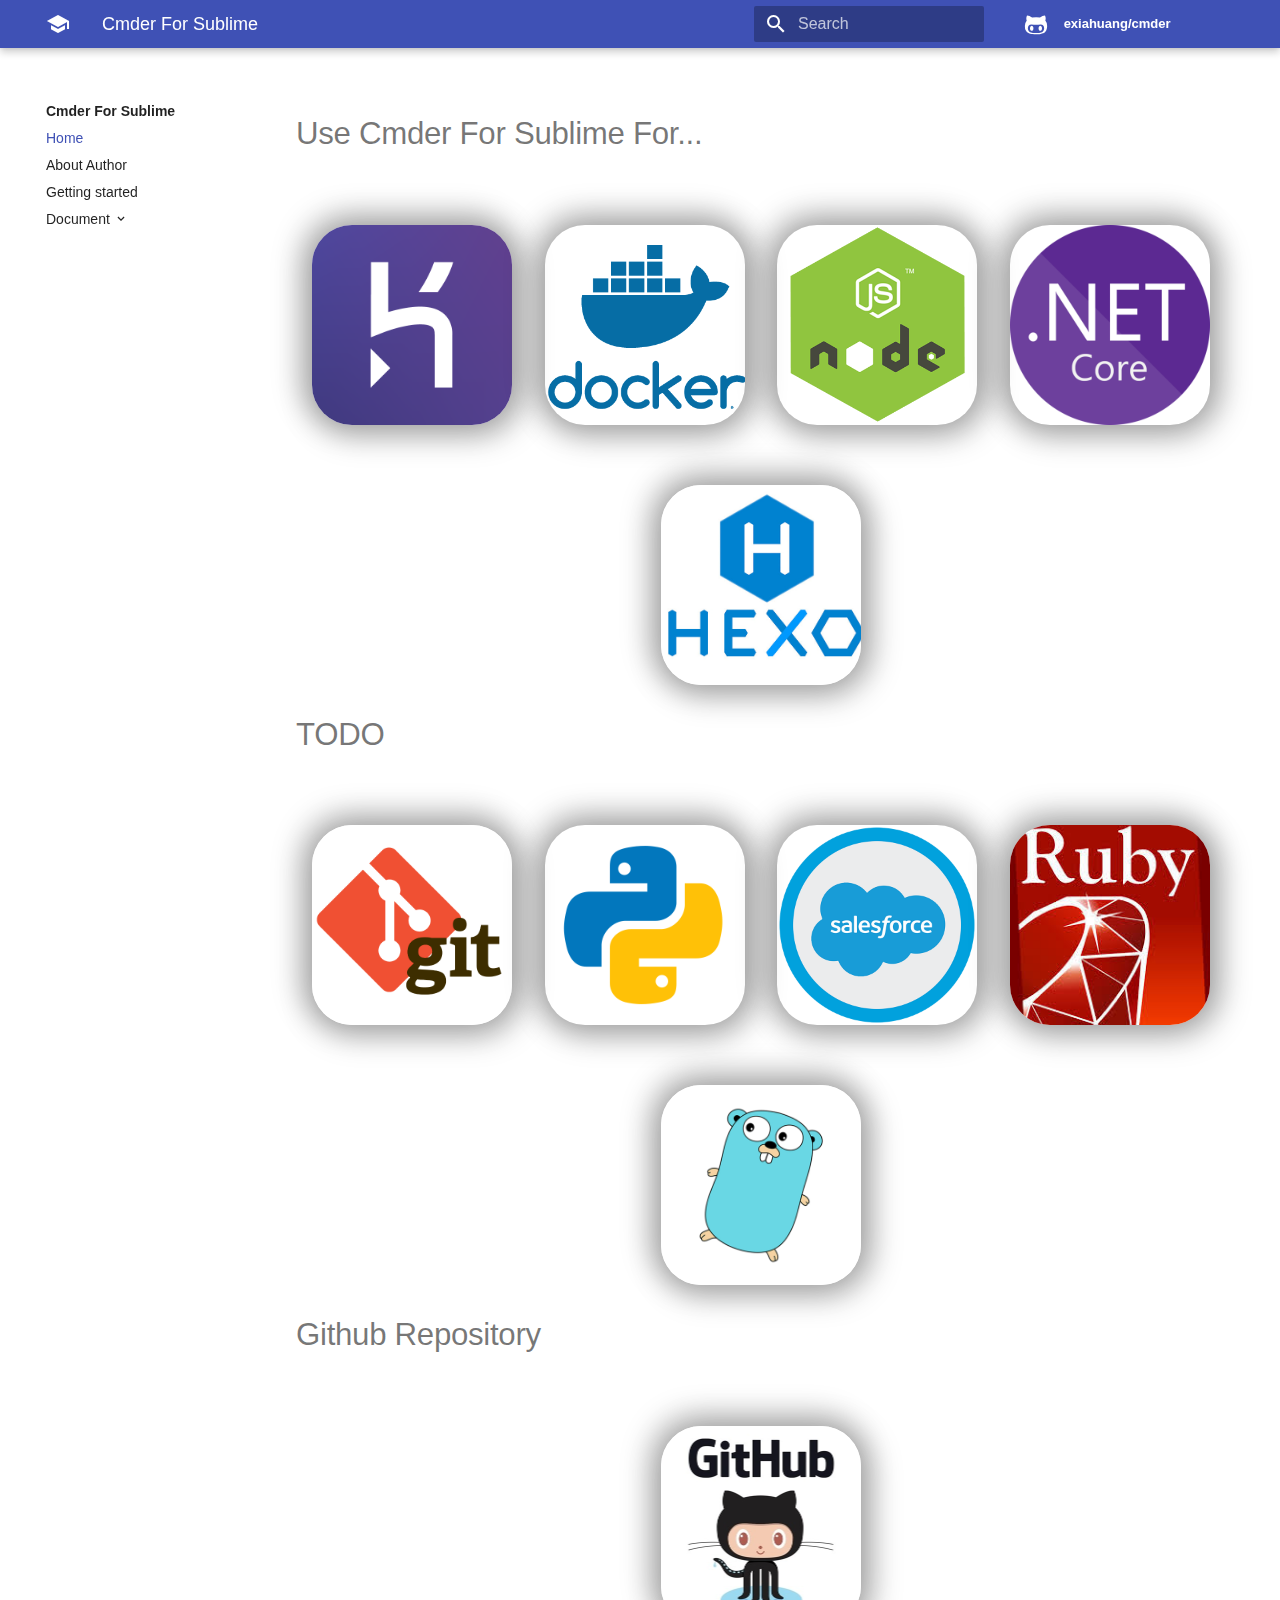
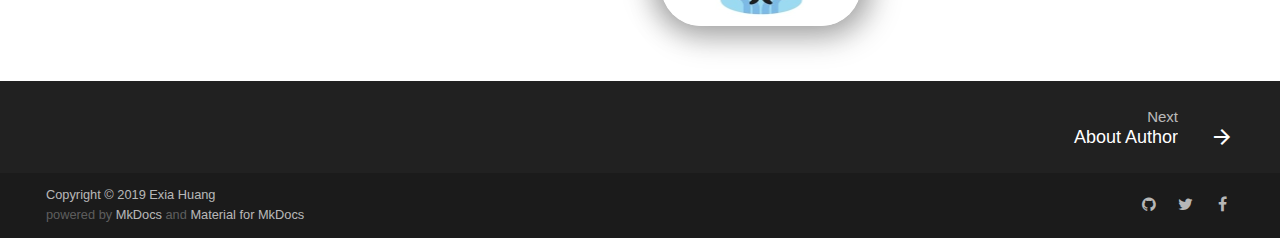
<file: index.html>
<!doctype html>
<html lang="en" class="no-js">
  <head>
    
      <meta charset="utf-8">
      <meta name="viewport" content="width=device-width,initial-scale=1">
      <meta http-equiv="x-ua-compatible" content="ie=edge">
      
        <meta name="description" content="Cmder For Sublime Help">
      
      
        <link rel="canonical" href="http://salesforcexytools.com/Cmder/">
      
      
        <meta name="author" content="Exia.Huang">
      
      
        <meta name="lang:clipboard.copy" content="Copy to clipboard">
      
        <meta name="lang:clipboard.copied" content="Copied to clipboard">
      
        <meta name="lang:search.language" content="en, ja">
      
        <meta name="lang:search.pipeline.stopwords" content="True">
      
        <meta name="lang:search.pipeline.trimmer" content="True">
      
        <meta name="lang:search.result.none" content="No matching documents">
      
        <meta name="lang:search.result.one" content="1 matching document">
      
        <meta name="lang:search.result.other" content="# matching documents">
      
        <meta name="lang:search.tokenizer" content="[\s\-]+">
      
      <link rel="shortcut icon" href="assets/images/favicon.png">
      <meta name="generator" content="mkdocs-1.1.dev0, mkdocs-material-4.4.0">
    
    
      
        <title>Cmder For Sublime</title>
      
    
    
      <link rel="stylesheet" href="assets/stylesheets/application.0284f74d.css">
      
      
    
    
      <script src="assets/javascripts/modernizr.74668098.js"></script>
    
    
      
    
    <link rel="stylesheet" href="assets/fonts/material-icons.css">
    
    
    
      
        
<script>
  window.ga = window.ga || function() {
    (ga.q = ga.q || []).push(arguments)
  }
  ga.l = +new Date
  /* Setup integration and send page view */
  ga("create", "UA-96193717-1", "auto")
  ga("set", "anonymizeIp", true)
  ga("send", "pageview")
  /* Register handler to log search on blur */
  document.addEventListener("DOMContentLoaded", () => {
    if (document.forms.search) {
      var query = document.forms.search.query
      query.addEventListener("blur", function() {
        if (this.value) {
          var path = document.location.pathname;
          ga("send", "pageview", path + "?q=" + this.value)
        }
      })
    }
  })
</script>
<script async src="https://www.google-analytics.com/analytics.js"></script>
      
    
    
  </head>
  
    <body dir="ltr">
  
    <svg class="md-svg">
      <defs>
        
        
          <svg xmlns="http://www.w3.org/2000/svg" width="416" height="448" viewBox="0 0 416 448" id="__github"><path fill="currentColor" d="M160 304q0 10-3.125 20.5t-10.75 19T128 352t-18.125-8.5-10.75-19T96 304t3.125-20.5 10.75-19T128 256t18.125 8.5 10.75 19T160 304zm160 0q0 10-3.125 20.5t-10.75 19T288 352t-18.125-8.5-10.75-19T256 304t3.125-20.5 10.75-19T288 256t18.125 8.5 10.75 19T320 304zm40 0q0-30-17.25-51T296 232q-10.25 0-48.75 5.25Q229.5 240 208 240t-39.25-2.75Q130.75 232 120 232q-29.5 0-46.75 21T56 304q0 22 8 38.375t20.25 25.75 30.5 15 35 7.375 37.25 1.75h42q20.5 0 37.25-1.75t35-7.375 30.5-15 20.25-25.75T360 304zm56-44q0 51.75-15.25 82.75-9.5 19.25-26.375 33.25t-35.25 21.5-42.5 11.875-42.875 5.5T212 416q-19.5 0-35.5-.75t-36.875-3.125-38.125-7.5-34.25-12.875T37 371.5t-21.5-28.75Q0 312 0 260q0-59.25 34-99-6.75-20.5-6.75-42.5 0-29 12.75-54.5 27 0 47.5 9.875t47.25 30.875Q171.5 96 212 96q37 0 70 8 26.25-20.5 46.75-30.25T376 64q12.75 25.5 12.75 54.5 0 21.75-6.75 42 34 40 34 99.5z"/></svg>
        
      </defs>
    </svg>
    <input class="md-toggle" data-md-toggle="drawer" type="checkbox" id="__drawer" autocomplete="off">
    <input class="md-toggle" data-md-toggle="search" type="checkbox" id="__search" autocomplete="off">
    <label class="md-overlay" data-md-component="overlay" for="__drawer"></label>
    
    
      <header class="md-header" data-md-component="header">
  <nav class="md-header-nav md-grid">
    <div class="md-flex">
      <div class="md-flex__cell md-flex__cell--shrink">
        <a href="http://salesforcexytools.com/Cmder/" title="Cmder For Sublime" class="md-header-nav__button md-logo">
          
            <i class="md-icon"></i>
          
        </a>
      </div>
      <div class="md-flex__cell md-flex__cell--shrink">
        <label class="md-icon md-icon--menu md-header-nav__button" for="__drawer"></label>
      </div>
      <div class="md-flex__cell md-flex__cell--stretch">
        <div class="md-flex__ellipsis md-header-nav__title" data-md-component="title">
          
            <span class="md-header-nav__topic">
              Cmder For Sublime
            </span>
            <span class="md-header-nav__topic">
              
                Home
              
            </span>
          
        </div>
      </div>
      <div class="md-flex__cell md-flex__cell--shrink">
        
          <label class="md-icon md-icon--search md-header-nav__button" for="__search"></label>
          
<div class="md-search" data-md-component="search" role="dialog">
  <label class="md-search__overlay" for="__search"></label>
  <div class="md-search__inner" role="search">
    <form class="md-search__form" name="search">
      <input type="text" class="md-search__input" name="query" placeholder="Search" autocapitalize="off" autocorrect="off" autocomplete="off" spellcheck="false" data-md-component="query" data-md-state="active">
      <label class="md-icon md-search__icon" for="__search"></label>
      <button type="reset" class="md-icon md-search__icon" data-md-component="reset" tabindex="-1">
        &#xE5CD;
      </button>
    </form>
    <div class="md-search__output">
      <div class="md-search__scrollwrap" data-md-scrollfix>
        <div class="md-search-result" data-md-component="result">
          <div class="md-search-result__meta">
            Type to start searching
          </div>
          <ol class="md-search-result__list"></ol>
        </div>
      </div>
    </div>
  </div>
</div>
        
      </div>
      
        <div class="md-flex__cell md-flex__cell--shrink">
          <div class="md-header-nav__source">
            


  

<a href="https://github.com/exiahuang/cmder" title="Go to repository" class="md-source" data-md-source="github">
  
    <div class="md-source__icon">
      <svg viewBox="0 0 24 24" width="24" height="24">
        <use xlink:href="#__github" width="24" height="24"></use>
      </svg>
    </div>
  
  <div class="md-source__repository">
    exiahuang/cmder
  </div>
</a>
          </div>
        </div>
      
    </div>
  </nav>
</header>
    
    <div class="md-container">
      
        
      
      
      <main class="md-main">
        <div class="md-main__inner md-grid" data-md-component="container">
          
            
              <div class="md-sidebar md-sidebar--primary" data-md-component="navigation">
                <div class="md-sidebar__scrollwrap">
                  <div class="md-sidebar__inner">
                    <nav class="md-nav md-nav--primary" data-md-level="0">
  <label class="md-nav__title md-nav__title--site" for="__drawer">
    <a href="http://salesforcexytools.com/Cmder/" title="Cmder For Sublime" class="md-nav__button md-logo">
      
        <i class="md-icon"></i>
      
    </a>
    Cmder For Sublime
  </label>
  
    <div class="md-nav__source">
      


  

<a href="https://github.com/exiahuang/cmder" title="Go to repository" class="md-source" data-md-source="github">
  
    <div class="md-source__icon">
      <svg viewBox="0 0 24 24" width="24" height="24">
        <use xlink:href="#__github" width="24" height="24"></use>
      </svg>
    </div>
  
  <div class="md-source__repository">
    exiahuang/cmder
  </div>
</a>
    </div>
  
  <ul class="md-nav__list" data-md-scrollfix>
    
      
      
      

  


  <li class="md-nav__item md-nav__item--active">
    
    <input class="md-toggle md-nav__toggle" data-md-toggle="toc" type="checkbox" id="__toc">
    
    
    <a href="." title="Home" class="md-nav__link md-nav__link--active">
      Home
    </a>
    
  </li>

    
      
      
      


  <li class="md-nav__item">
    <a href="about-author/" title="About Author" class="md-nav__link">
      About Author
    </a>
  </li>

    
      
      
      


  <li class="md-nav__item">
    <a href="getting-started/" title="Getting started" class="md-nav__link">
      Getting started
    </a>
  </li>

    
      
      
      


  <li class="md-nav__item md-nav__item--nested">
    
      <input class="md-toggle md-nav__toggle" data-md-toggle="nav-4" type="checkbox" id="nav-4">
    
    <label class="md-nav__link" for="nav-4">
      Document
    </label>
    <nav class="md-nav" data-md-component="collapsible" data-md-level="1">
      <label class="md-nav__title" for="nav-4">
        Document
      </label>
      <ul class="md-nav__list" data-md-scrollfix>
        
        
          
          
          


  <li class="md-nav__item">
    <a href="document/cmder-docker/" title="Cmder for Docker" class="md-nav__link">
      Cmder for Docker
    </a>
  </li>

        
          
          
          


  <li class="md-nav__item">
    <a href="document/cmder-dotnet/" title="Cmder for Dotnet" class="md-nav__link">
      Cmder for Dotnet
    </a>
  </li>

        
          
          
          


  <li class="md-nav__item">
    <a href="document/cmder-express/" title="Cmder For Express and heroku" class="md-nav__link">
      Cmder For Express and heroku
    </a>
  </li>

        
          
          
          


  <li class="md-nav__item">
    <a href="document/cmder-git/" title="Cmder for Python" class="md-nav__link">
      Cmder for Python
    </a>
  </li>

        
          
          
          


  <li class="md-nav__item">
    <a href="document/cmder-hexo/" title="Cmder for Hexo Blog" class="md-nav__link">
      Cmder for Hexo Blog
    </a>
  </li>

        
          
          
          


  <li class="md-nav__item">
    <a href="document/cmder-python/" title="TODO Cmder for Python" class="md-nav__link">
      TODO Cmder for Python
    </a>
  </li>

        
          
          
          


  <li class="md-nav__item">
    <a href="document/cmder-ruby/" title="TODO Cmder for Ruby" class="md-nav__link">
      TODO Cmder for Ruby
    </a>
  </li>

        
          
          
          


  <li class="md-nav__item">
    <a href="document/cmder-sfdc/" title="TODO Cmder for Salesforce" class="md-nav__link">
      TODO Cmder for Salesforce
    </a>
  </li>

        
          
          
          


  <li class="md-nav__item">
    <a href="document/cmder-vue/" title="Cmder for Vue" class="md-nav__link">
      Cmder for Vue
    </a>
  </li>

        
      </ul>
    </nav>
  </li>

    
  </ul>
</nav>
                  </div>
                </div>
              </div>
            
            
          
          <div class="md-content">
            <article class="md-content__inner md-typeset">
              
                
                
                <p><link rel="stylesheet" href="./static/css/custom.css"></p>
<h1>Use Cmder For Sublime For...</h1>

<div class="cards-list">
  <a href="./document/cmder-express/">
    <div class="card">
        <div class="card_image"> <img src="./static/category/heroku.png" /> </div>
        <div class="card_title title-white">
          <p></p>
        </div>
    </div>
  </a>
  <a href="./document/cmder-docker/">
    <div class="card">
        <div class="card_image"> <img src="./static/category/docker.png" /> </div>
        <div class="card_title title-white">
          <p></p>
        </div>
    </div>
  </a>
  <a href="./document/cmder-express/">
    <div class="card">
        <div class="card_image"> <img src="./static/category/nodejs.png" /> </div>
        <div class="card_title title-white">
          <p></p>
        </div>
    </div>
  </a>
  <a href="./document/cmder-dotnet/">
    <div class="card">
        <div class="card_image"> <img src="./static/category/dotnet.png" /> </div>
        <div class="card_title title-white">
          <p></p>
        </div>
    </div>
  </a>
  <a href="./document/cmder-hexo/">
    <div class="card">
        <div class="card_image"> <img src="./static/category/hexo.png" /> </div>
        <div class="card_title title-white">
          <p></p>
        </div>
    </div>
  </a>
</div>

<h1>TODO</h1>

<div class="cards-list">
  <a href="./document/cmder-git/" target="_blank">
    <div class="card">
        <div class="card_image"> <img src="./static/category/git.png" /> </div>
        <div class="card_title title-white">
          <p></p>
        </div>
    </div>
  </a>
  <a href="./document/cmder-python/">
    <div class="card">
        <div class="card_image"> <img src="./static/category/python.png" /> </div>
        <div class="card_title title-white">
          <p></p>
        </div>
    </div>
  </a>
  <a href="./document/cmder-sfdc/">
    <div class="card">
        <div class="card_image"> <img src="./static/category/salesforce.png" /> </div>
        <div class="card_title title-white">
          <p></p>
        </div>
    </div>
  </a>
  <a href="./document/cmder-ruby/">
    <div class="card">
        <div class="card_image"> <img src="./static/category/ruby.jpg" /> </div>
        <div class="card_title title-white">
          <p></p>
        </div>
    </div>
  </a>
  <a href="/">
    <div class="card">
        <div class="card_image"> <img src="./static/category/golang.jpg" /> </div>
        <div class="card_title title-white">
          <p></p>
        </div>
    </div>
  </a>
<!--   <a href="./document/cmder-ruby/">
    <div class="card">
        <div class="card_image"> <img src="./static/category/clang.png" /> </div>
        <div class="card_title title-white">
          <p></p>
        </div>
    </div>
  </a> -->
</div>

<h1>Github Repository</h1>

<div class="cards-list">
  <a href="https://github.com/exiahuang/cmder/" target="_blank">
    <div class="card">
        <div class="card_image"> <img src="./static/category/github.jpg" /> </div>
        <div class="card_title title-white">
          <p></p>
        </div>
    </div>
  </a>
</div>

<style type="text/css">
.md-content {
    margin-right: 0;
}
</style>
                
                  
                
              
              
                


              
            </article>
          </div>
        </div>
      </main>
      
        
<footer class="md-footer">
  
    <div class="md-footer-nav">
      <nav class="md-footer-nav__inner md-grid">
        
        
          <a href="about-author/" title="About Author" class="md-flex md-footer-nav__link md-footer-nav__link--next" rel="next">
            <div class="md-flex__cell md-flex__cell--stretch md-footer-nav__title">
              <span class="md-flex__ellipsis">
                <span class="md-footer-nav__direction">
                  Next
                </span>
                About Author
              </span>
            </div>
            <div class="md-flex__cell md-flex__cell--shrink">
              <i class="md-icon md-icon--arrow-forward md-footer-nav__button"></i>
            </div>
          </a>
        
      </nav>
    </div>
  
  <div class="md-footer-meta md-typeset">
    <div class="md-footer-meta__inner md-grid">
      <div class="md-footer-copyright">
        
          <div class="md-footer-copyright__highlight">
            Copyright &copy; 2019 Exia Huang
          </div>
        
        powered by
        <a href="https://www.mkdocs.org">MkDocs</a>
        and
        <a href="https://squidfunk.github.io/mkdocs-material/">
          Material for MkDocs</a>
      </div>
      
  <div class="md-footer-social">
    <link rel="stylesheet" href="assets/fonts/font-awesome.css">
    
      <a href="https://github.com/exiahuang" class="md-footer-social__link fa fa-github"></a>
    
      <a href="https://twitter.com/ExiaSfdc" class="md-footer-social__link fa fa-twitter"></a>
    
      <a href="https://www.facebook.com/profile.php?id=100015890262852" class="md-footer-social__link fa fa-facebook"></a>
    
  </div>

    </div>
  </div>
</footer>
      
    </div>
    
      <script src="assets/javascripts/application.245445c6.js"></script>
      
        
        
          
          <script src="assets/javascripts/lunr/lunr.stemmer.support.js"></script>
          
            
          
            
              
                <script src="assets/javascripts/lunr/tinyseg.js"></script>
              
              
                <script src="assets/javascripts/lunr/lunr.ja.js"></script>
              
            
          
          
            <script src="assets/javascripts/lunr/lunr.multi.js"></script>
          
        
      
      <script>app.initialize({version:"1.1.dev0",url:{base:"."}})</script>
      
    
  </body>
</html>
</file>
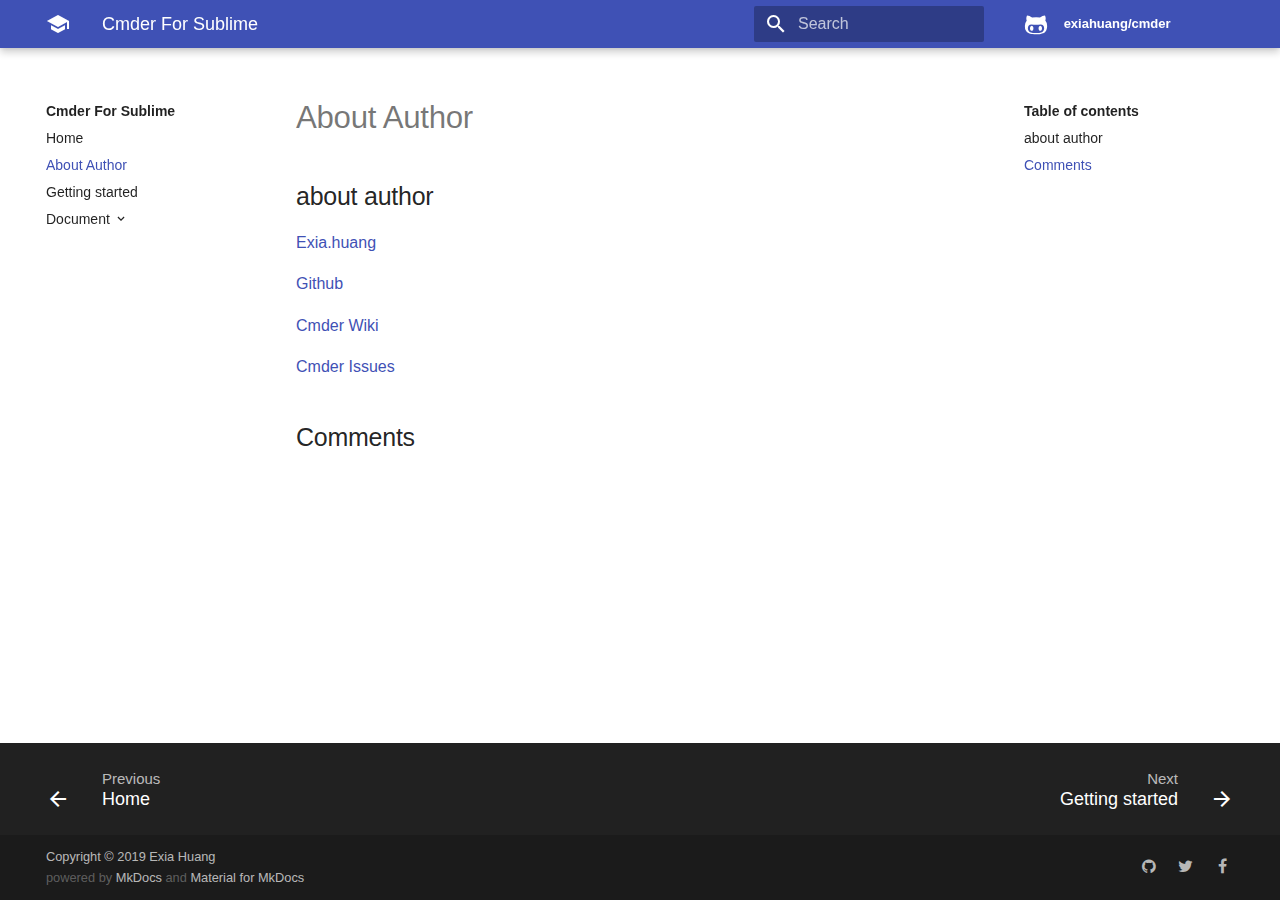
<file: about-author/index.html>
<!doctype html>
<html lang="en" class="no-js">
  <head>
    
      <meta charset="utf-8">
      <meta name="viewport" content="width=device-width,initial-scale=1">
      <meta http-equiv="x-ua-compatible" content="ie=edge">
      
        <meta name="description" content="Cmder For Sublime Help">
      
      
        <link rel="canonical" href="http://salesforcexytools.com/Cmder/about-author/">
      
      
        <meta name="author" content="Exia.Huang">
      
      
        <meta name="lang:clipboard.copy" content="Copy to clipboard">
      
        <meta name="lang:clipboard.copied" content="Copied to clipboard">
      
        <meta name="lang:search.language" content="en, ja">
      
        <meta name="lang:search.pipeline.stopwords" content="True">
      
        <meta name="lang:search.pipeline.trimmer" content="True">
      
        <meta name="lang:search.result.none" content="No matching documents">
      
        <meta name="lang:search.result.one" content="1 matching document">
      
        <meta name="lang:search.result.other" content="# matching documents">
      
        <meta name="lang:search.tokenizer" content="[\s\-]+">
      
      <link rel="shortcut icon" href="../assets/images/favicon.png">
      <meta name="generator" content="mkdocs-1.1.dev0, mkdocs-material-4.4.0">
    
    
      
        <title>About Author</title>
      
    
    
      <link rel="stylesheet" href="../assets/stylesheets/application.0284f74d.css">
      
      
    
    
      <script src="../assets/javascripts/modernizr.74668098.js"></script>
    
    
      
    
    <link rel="stylesheet" href="../assets/fonts/material-icons.css">
    
    
    
      
        
<script>
  window.ga = window.ga || function() {
    (ga.q = ga.q || []).push(arguments)
  }
  ga.l = +new Date
  /* Setup integration and send page view */
  ga("create", "UA-96193717-1", "auto")
  ga("set", "anonymizeIp", true)
  ga("send", "pageview")
  /* Register handler to log search on blur */
  document.addEventListener("DOMContentLoaded", () => {
    if (document.forms.search) {
      var query = document.forms.search.query
      query.addEventListener("blur", function() {
        if (this.value) {
          var path = document.location.pathname;
          ga("send", "pageview", path + "?q=" + this.value)
        }
      })
    }
  })
</script>
<script async src="https://www.google-analytics.com/analytics.js"></script>
      
    
    
  </head>
  
    <body dir="ltr">
  
    <svg class="md-svg">
      <defs>
        
        
          <svg xmlns="http://www.w3.org/2000/svg" width="416" height="448" viewBox="0 0 416 448" id="__github"><path fill="currentColor" d="M160 304q0 10-3.125 20.5t-10.75 19T128 352t-18.125-8.5-10.75-19T96 304t3.125-20.5 10.75-19T128 256t18.125 8.5 10.75 19T160 304zm160 0q0 10-3.125 20.5t-10.75 19T288 352t-18.125-8.5-10.75-19T256 304t3.125-20.5 10.75-19T288 256t18.125 8.5 10.75 19T320 304zm40 0q0-30-17.25-51T296 232q-10.25 0-48.75 5.25Q229.5 240 208 240t-39.25-2.75Q130.75 232 120 232q-29.5 0-46.75 21T56 304q0 22 8 38.375t20.25 25.75 30.5 15 35 7.375 37.25 1.75h42q20.5 0 37.25-1.75t35-7.375 30.5-15 20.25-25.75T360 304zm56-44q0 51.75-15.25 82.75-9.5 19.25-26.375 33.25t-35.25 21.5-42.5 11.875-42.875 5.5T212 416q-19.5 0-35.5-.75t-36.875-3.125-38.125-7.5-34.25-12.875T37 371.5t-21.5-28.75Q0 312 0 260q0-59.25 34-99-6.75-20.5-6.75-42.5 0-29 12.75-54.5 27 0 47.5 9.875t47.25 30.875Q171.5 96 212 96q37 0 70 8 26.25-20.5 46.75-30.25T376 64q12.75 25.5 12.75 54.5 0 21.75-6.75 42 34 40 34 99.5z"/></svg>
        
      </defs>
    </svg>
    <input class="md-toggle" data-md-toggle="drawer" type="checkbox" id="__drawer" autocomplete="off">
    <input class="md-toggle" data-md-toggle="search" type="checkbox" id="__search" autocomplete="off">
    <label class="md-overlay" data-md-component="overlay" for="__drawer"></label>
    
      <a href="#about-author" tabindex="1" class="md-skip">
        Skip to content
      </a>
    
    
      <header class="md-header" data-md-component="header">
  <nav class="md-header-nav md-grid">
    <div class="md-flex">
      <div class="md-flex__cell md-flex__cell--shrink">
        <a href="http://salesforcexytools.com/Cmder/" title="Cmder For Sublime" class="md-header-nav__button md-logo">
          
            <i class="md-icon"></i>
          
        </a>
      </div>
      <div class="md-flex__cell md-flex__cell--shrink">
        <label class="md-icon md-icon--menu md-header-nav__button" for="__drawer"></label>
      </div>
      <div class="md-flex__cell md-flex__cell--stretch">
        <div class="md-flex__ellipsis md-header-nav__title" data-md-component="title">
          
            <span class="md-header-nav__topic">
              Cmder For Sublime
            </span>
            <span class="md-header-nav__topic">
              
                About Author
              
            </span>
          
        </div>
      </div>
      <div class="md-flex__cell md-flex__cell--shrink">
        
          <label class="md-icon md-icon--search md-header-nav__button" for="__search"></label>
          
<div class="md-search" data-md-component="search" role="dialog">
  <label class="md-search__overlay" for="__search"></label>
  <div class="md-search__inner" role="search">
    <form class="md-search__form" name="search">
      <input type="text" class="md-search__input" name="query" placeholder="Search" autocapitalize="off" autocorrect="off" autocomplete="off" spellcheck="false" data-md-component="query" data-md-state="active">
      <label class="md-icon md-search__icon" for="__search"></label>
      <button type="reset" class="md-icon md-search__icon" data-md-component="reset" tabindex="-1">
        &#xE5CD;
      </button>
    </form>
    <div class="md-search__output">
      <div class="md-search__scrollwrap" data-md-scrollfix>
        <div class="md-search-result" data-md-component="result">
          <div class="md-search-result__meta">
            Type to start searching
          </div>
          <ol class="md-search-result__list"></ol>
        </div>
      </div>
    </div>
  </div>
</div>
        
      </div>
      
        <div class="md-flex__cell md-flex__cell--shrink">
          <div class="md-header-nav__source">
            


  

<a href="https://github.com/exiahuang/cmder" title="Go to repository" class="md-source" data-md-source="github">
  
    <div class="md-source__icon">
      <svg viewBox="0 0 24 24" width="24" height="24">
        <use xlink:href="#__github" width="24" height="24"></use>
      </svg>
    </div>
  
  <div class="md-source__repository">
    exiahuang/cmder
  </div>
</a>
          </div>
        </div>
      
    </div>
  </nav>
</header>
    
    <div class="md-container">
      
        
      
      
      <main class="md-main">
        <div class="md-main__inner md-grid" data-md-component="container">
          
            
              <div class="md-sidebar md-sidebar--primary" data-md-component="navigation">
                <div class="md-sidebar__scrollwrap">
                  <div class="md-sidebar__inner">
                    <nav class="md-nav md-nav--primary" data-md-level="0">
  <label class="md-nav__title md-nav__title--site" for="__drawer">
    <a href="http://salesforcexytools.com/Cmder/" title="Cmder For Sublime" class="md-nav__button md-logo">
      
        <i class="md-icon"></i>
      
    </a>
    Cmder For Sublime
  </label>
  
    <div class="md-nav__source">
      


  

<a href="https://github.com/exiahuang/cmder" title="Go to repository" class="md-source" data-md-source="github">
  
    <div class="md-source__icon">
      <svg viewBox="0 0 24 24" width="24" height="24">
        <use xlink:href="#__github" width="24" height="24"></use>
      </svg>
    </div>
  
  <div class="md-source__repository">
    exiahuang/cmder
  </div>
</a>
    </div>
  
  <ul class="md-nav__list" data-md-scrollfix>
    
      
      
      


  <li class="md-nav__item">
    <a href=".." title="Home" class="md-nav__link">
      Home
    </a>
  </li>

    
      
      
      

  


  <li class="md-nav__item md-nav__item--active">
    
    <input class="md-toggle md-nav__toggle" data-md-toggle="toc" type="checkbox" id="__toc">
    
    
      <label class="md-nav__link md-nav__link--active" for="__toc">
        About Author
      </label>
    
    <a href="./" title="About Author" class="md-nav__link md-nav__link--active">
      About Author
    </a>
    
      
<nav class="md-nav md-nav--secondary">
  
  
  
    <label class="md-nav__title" for="__toc">Table of contents</label>
    <ul class="md-nav__list" data-md-scrollfix>
      
        <li class="md-nav__item">
  <a href="#about-author" title="about author" class="md-nav__link">
    about author
  </a>
  
</li>
      
      
      
      
      
        <li class="md-nav__item">
          <a href="#__comments" title="Comments" class="md-nav__link md-nav__link--active">
            Comments
          </a>
        </li>
      
    </ul>
  
</nav>
    
  </li>

    
      
      
      


  <li class="md-nav__item">
    <a href="../getting-started/" title="Getting started" class="md-nav__link">
      Getting started
    </a>
  </li>

    
      
      
      


  <li class="md-nav__item md-nav__item--nested">
    
      <input class="md-toggle md-nav__toggle" data-md-toggle="nav-4" type="checkbox" id="nav-4">
    
    <label class="md-nav__link" for="nav-4">
      Document
    </label>
    <nav class="md-nav" data-md-component="collapsible" data-md-level="1">
      <label class="md-nav__title" for="nav-4">
        Document
      </label>
      <ul class="md-nav__list" data-md-scrollfix>
        
        
          
          
          


  <li class="md-nav__item">
    <a href="../document/cmder-docker/" title="Cmder for Docker" class="md-nav__link">
      Cmder for Docker
    </a>
  </li>

        
          
          
          


  <li class="md-nav__item">
    <a href="../document/cmder-dotnet/" title="Cmder for Dotnet" class="md-nav__link">
      Cmder for Dotnet
    </a>
  </li>

        
          
          
          


  <li class="md-nav__item">
    <a href="../document/cmder-express/" title="Cmder For Express and heroku" class="md-nav__link">
      Cmder For Express and heroku
    </a>
  </li>

        
          
          
          


  <li class="md-nav__item">
    <a href="../document/cmder-git/" title="Cmder for Python" class="md-nav__link">
      Cmder for Python
    </a>
  </li>

        
          
          
          


  <li class="md-nav__item">
    <a href="../document/cmder-hexo/" title="Cmder for Hexo Blog" class="md-nav__link">
      Cmder for Hexo Blog
    </a>
  </li>

        
          
          
          


  <li class="md-nav__item">
    <a href="../document/cmder-python/" title="TODO Cmder for Python" class="md-nav__link">
      TODO Cmder for Python
    </a>
  </li>

        
          
          
          


  <li class="md-nav__item">
    <a href="../document/cmder-ruby/" title="TODO Cmder for Ruby" class="md-nav__link">
      TODO Cmder for Ruby
    </a>
  </li>

        
          
          
          


  <li class="md-nav__item">
    <a href="../document/cmder-sfdc/" title="TODO Cmder for Salesforce" class="md-nav__link">
      TODO Cmder for Salesforce
    </a>
  </li>

        
          
          
          


  <li class="md-nav__item">
    <a href="../document/cmder-vue/" title="Cmder for Vue" class="md-nav__link">
      Cmder for Vue
    </a>
  </li>

        
      </ul>
    </nav>
  </li>

    
  </ul>
</nav>
                  </div>
                </div>
              </div>
            
            
              <div class="md-sidebar md-sidebar--secondary" data-md-component="toc">
                <div class="md-sidebar__scrollwrap">
                  <div class="md-sidebar__inner">
                    
<nav class="md-nav md-nav--secondary">
  
  
  
    <label class="md-nav__title" for="__toc">Table of contents</label>
    <ul class="md-nav__list" data-md-scrollfix>
      
        <li class="md-nav__item">
  <a href="#about-author" title="about author" class="md-nav__link">
    about author
  </a>
  
</li>
      
      
      
      
      
        <li class="md-nav__item">
          <a href="#__comments" title="Comments" class="md-nav__link md-nav__link--active">
            Comments
          </a>
        </li>
      
    </ul>
  
</nav>
                  </div>
                </div>
              </div>
            
          
          <div class="md-content">
            <article class="md-content__inner md-typeset">
              
                
                
                  <h1>About Author</h1>
                
                <h2 id="about-author">about author<a class="headerlink" href="#about-author" title="Permanent link">&para;</a></h2>
<p><a href="https://github.com/exiahuang">Exia.huang</a></p>
<p><a href="https://github.com/exiahuang/Cmder">Github</a></p>
<p><a href="https://github.com/exiahuang/Cmder/wiki">Cmder Wiki</a></p>
<p><a href="https://github.com/exiahuang/Cmder/issues">Cmder Issues</a></p>
                
                  
                
              
              
                


  <h2 id="__comments">Comments</h2>
  <div id="disqus_thread"></div>
  <script>
    var disqus_config = function () {
      this.page.url = "http://salesforcexytools.com/Cmder/about-author/";
      this.page.identifier =
        "about-author/";
    };
    (function() {
      var d = document, s = d.createElement("script");
      s.src = "//salesforcexytools.disqus.com/embed.js";
      s.setAttribute("data-timestamp", +new Date());
      (d.head || d.body).appendChild(s);
    })();
  </script>

              
            </article>
          </div>
        </div>
      </main>
      
        
<footer class="md-footer">
  
    <div class="md-footer-nav">
      <nav class="md-footer-nav__inner md-grid">
        
          <a href=".." title="Home" class="md-flex md-footer-nav__link md-footer-nav__link--prev" rel="prev">
            <div class="md-flex__cell md-flex__cell--shrink">
              <i class="md-icon md-icon--arrow-back md-footer-nav__button"></i>
            </div>
            <div class="md-flex__cell md-flex__cell--stretch md-footer-nav__title">
              <span class="md-flex__ellipsis">
                <span class="md-footer-nav__direction">
                  Previous
                </span>
                Home
              </span>
            </div>
          </a>
        
        
          <a href="../getting-started/" title="Getting started" class="md-flex md-footer-nav__link md-footer-nav__link--next" rel="next">
            <div class="md-flex__cell md-flex__cell--stretch md-footer-nav__title">
              <span class="md-flex__ellipsis">
                <span class="md-footer-nav__direction">
                  Next
                </span>
                Getting started
              </span>
            </div>
            <div class="md-flex__cell md-flex__cell--shrink">
              <i class="md-icon md-icon--arrow-forward md-footer-nav__button"></i>
            </div>
          </a>
        
      </nav>
    </div>
  
  <div class="md-footer-meta md-typeset">
    <div class="md-footer-meta__inner md-grid">
      <div class="md-footer-copyright">
        
          <div class="md-footer-copyright__highlight">
            Copyright &copy; 2019 Exia Huang
          </div>
        
        powered by
        <a href="https://www.mkdocs.org">MkDocs</a>
        and
        <a href="https://squidfunk.github.io/mkdocs-material/">
          Material for MkDocs</a>
      </div>
      
  <div class="md-footer-social">
    <link rel="stylesheet" href="../assets/fonts/font-awesome.css">
    
      <a href="https://github.com/exiahuang" class="md-footer-social__link fa fa-github"></a>
    
      <a href="https://twitter.com/ExiaSfdc" class="md-footer-social__link fa fa-twitter"></a>
    
      <a href="https://www.facebook.com/profile.php?id=100015890262852" class="md-footer-social__link fa fa-facebook"></a>
    
  </div>

    </div>
  </div>
</footer>
      
    </div>
    
      <script src="../assets/javascripts/application.245445c6.js"></script>
      
        
        
          
          <script src="../assets/javascripts/lunr/lunr.stemmer.support.js"></script>
          
            
          
            
              
                <script src="../assets/javascripts/lunr/tinyseg.js"></script>
              
              
                <script src="../assets/javascripts/lunr/lunr.ja.js"></script>
              
            
          
          
            <script src="../assets/javascripts/lunr/lunr.multi.js"></script>
          
        
      
      <script>app.initialize({version:"1.1.dev0",url:{base:".."}})</script>
      
    
  </body>
</html>
</file>
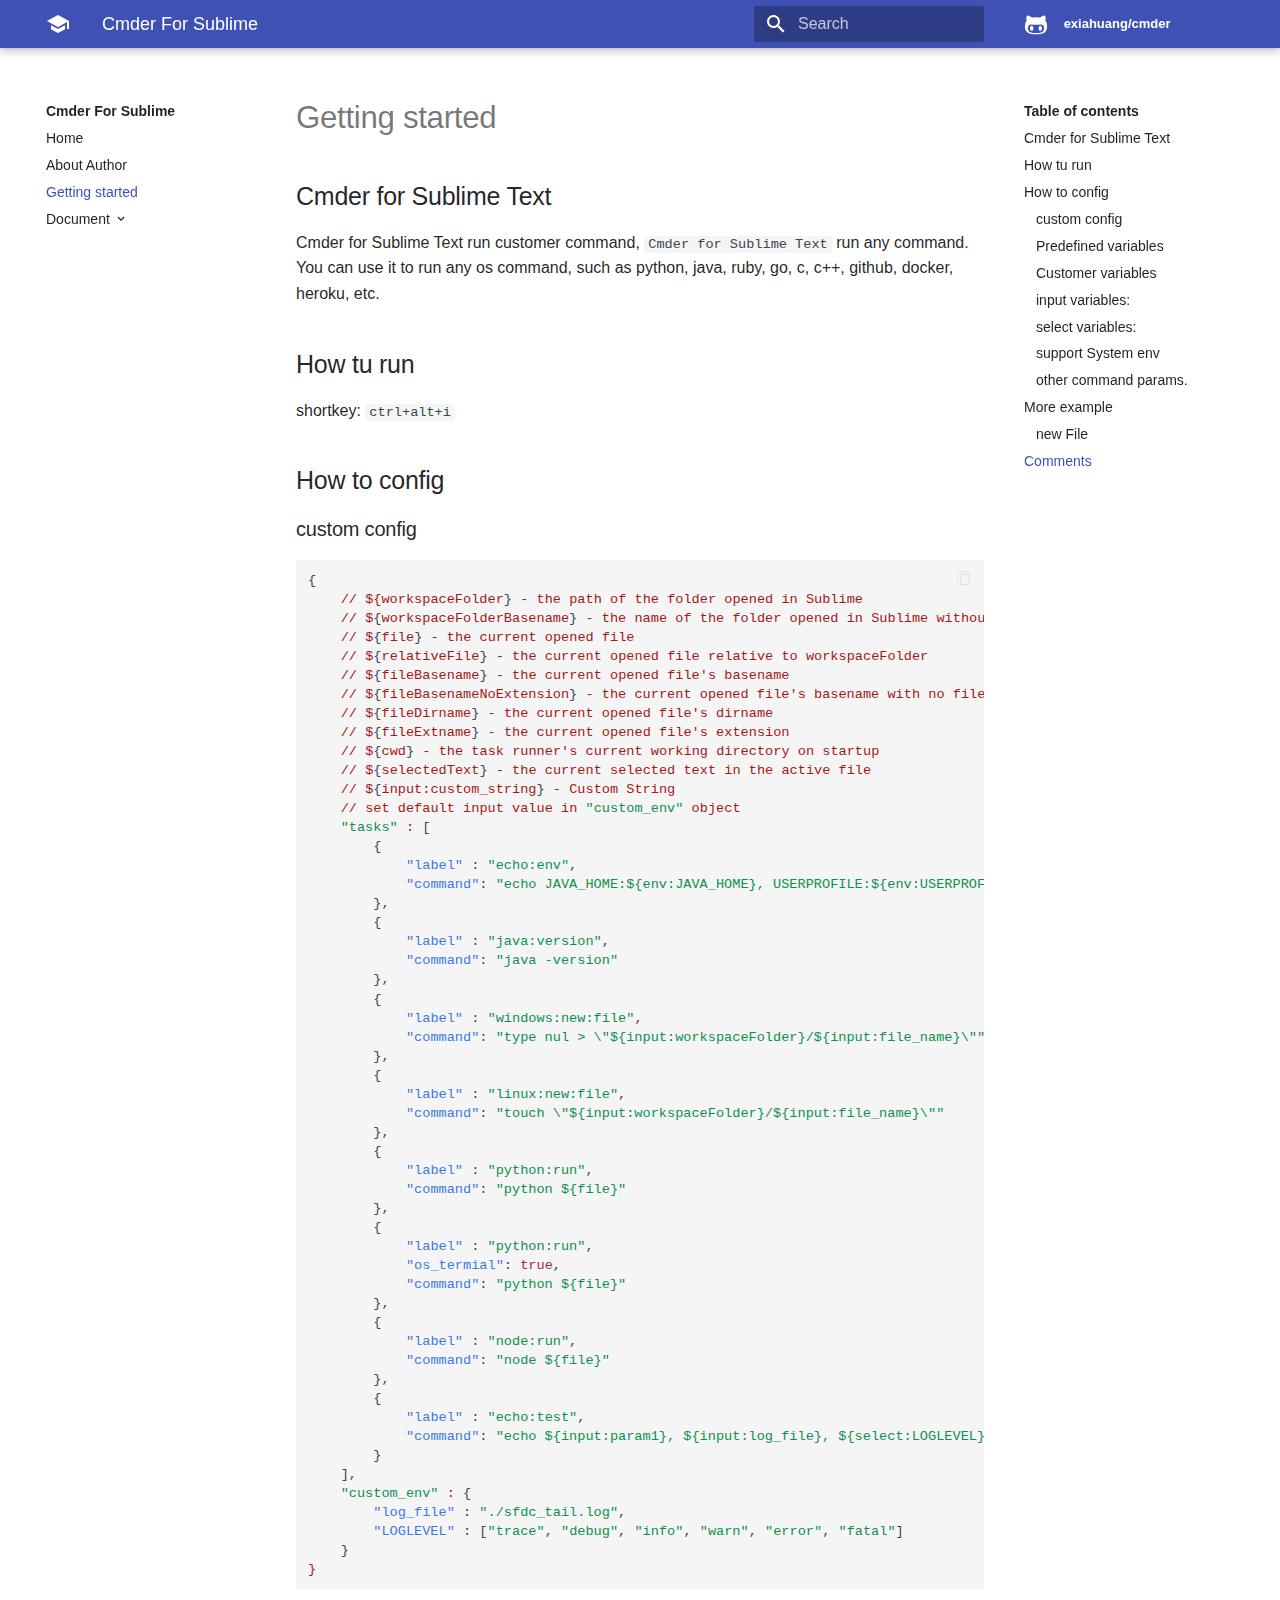
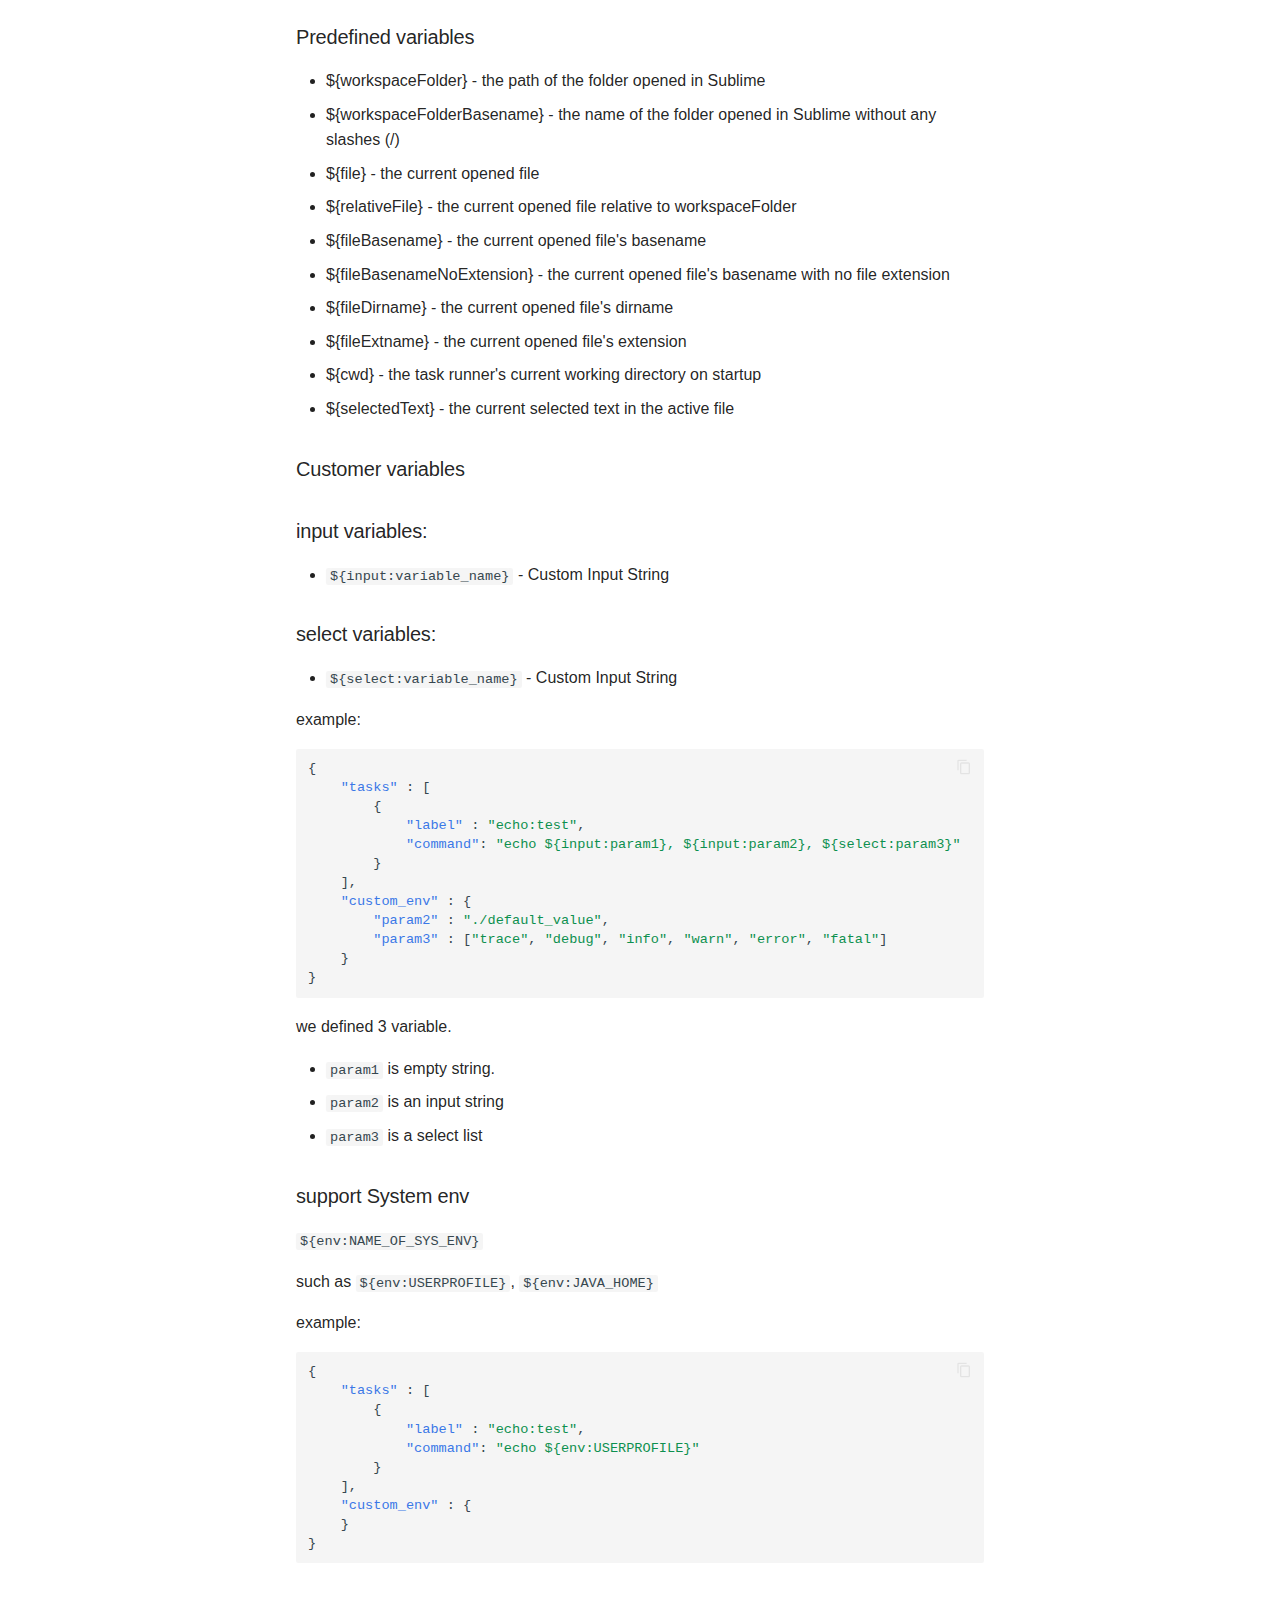
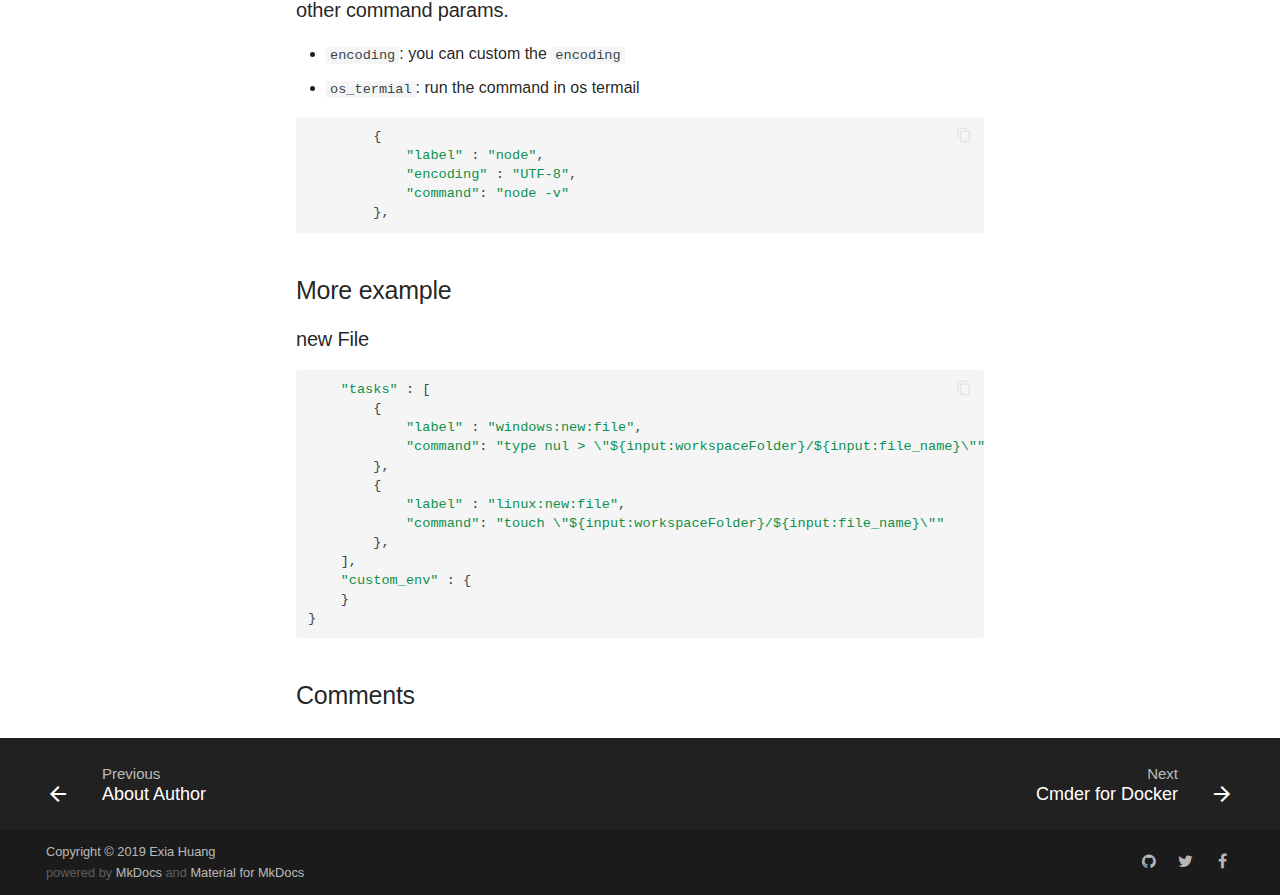
<file: getting-started/index.html>
<!doctype html>
<html lang="en" class="no-js">
  <head>
    
      <meta charset="utf-8">
      <meta name="viewport" content="width=device-width,initial-scale=1">
      <meta http-equiv="x-ua-compatible" content="ie=edge">
      
        <meta name="description" content="Cmder For Sublime Help">
      
      
        <link rel="canonical" href="http://salesforcexytools.com/Cmder/getting-started/">
      
      
        <meta name="author" content="Exia.Huang">
      
      
        <meta name="lang:clipboard.copy" content="Copy to clipboard">
      
        <meta name="lang:clipboard.copied" content="Copied to clipboard">
      
        <meta name="lang:search.language" content="en, ja">
      
        <meta name="lang:search.pipeline.stopwords" content="True">
      
        <meta name="lang:search.pipeline.trimmer" content="True">
      
        <meta name="lang:search.result.none" content="No matching documents">
      
        <meta name="lang:search.result.one" content="1 matching document">
      
        <meta name="lang:search.result.other" content="# matching documents">
      
        <meta name="lang:search.tokenizer" content="[\s\-]+">
      
      <link rel="shortcut icon" href="../assets/images/favicon.png">
      <meta name="generator" content="mkdocs-1.1.dev0, mkdocs-material-4.4.0">
    
    
      
        <title>Getting started - Cmder For Sublime</title>
      
    
    
      <link rel="stylesheet" href="../assets/stylesheets/application.0284f74d.css">
      
      
    
    
      <script src="../assets/javascripts/modernizr.74668098.js"></script>
    
    
      
    
    <link rel="stylesheet" href="../assets/fonts/material-icons.css">
    
    
    
      
        
<script>
  window.ga = window.ga || function() {
    (ga.q = ga.q || []).push(arguments)
  }
  ga.l = +new Date
  /* Setup integration and send page view */
  ga("create", "UA-96193717-1", "auto")
  ga("set", "anonymizeIp", true)
  ga("send", "pageview")
  /* Register handler to log search on blur */
  document.addEventListener("DOMContentLoaded", () => {
    if (document.forms.search) {
      var query = document.forms.search.query
      query.addEventListener("blur", function() {
        if (this.value) {
          var path = document.location.pathname;
          ga("send", "pageview", path + "?q=" + this.value)
        }
      })
    }
  })
</script>
<script async src="https://www.google-analytics.com/analytics.js"></script>
      
    
    
  </head>
  
    <body dir="ltr">
  
    <svg class="md-svg">
      <defs>
        
        
          <svg xmlns="http://www.w3.org/2000/svg" width="416" height="448" viewBox="0 0 416 448" id="__github"><path fill="currentColor" d="M160 304q0 10-3.125 20.5t-10.75 19T128 352t-18.125-8.5-10.75-19T96 304t3.125-20.5 10.75-19T128 256t18.125 8.5 10.75 19T160 304zm160 0q0 10-3.125 20.5t-10.75 19T288 352t-18.125-8.5-10.75-19T256 304t3.125-20.5 10.75-19T288 256t18.125 8.5 10.75 19T320 304zm40 0q0-30-17.25-51T296 232q-10.25 0-48.75 5.25Q229.5 240 208 240t-39.25-2.75Q130.75 232 120 232q-29.5 0-46.75 21T56 304q0 22 8 38.375t20.25 25.75 30.5 15 35 7.375 37.25 1.75h42q20.5 0 37.25-1.75t35-7.375 30.5-15 20.25-25.75T360 304zm56-44q0 51.75-15.25 82.75-9.5 19.25-26.375 33.25t-35.25 21.5-42.5 11.875-42.875 5.5T212 416q-19.5 0-35.5-.75t-36.875-3.125-38.125-7.5-34.25-12.875T37 371.5t-21.5-28.75Q0 312 0 260q0-59.25 34-99-6.75-20.5-6.75-42.5 0-29 12.75-54.5 27 0 47.5 9.875t47.25 30.875Q171.5 96 212 96q37 0 70 8 26.25-20.5 46.75-30.25T376 64q12.75 25.5 12.75 54.5 0 21.75-6.75 42 34 40 34 99.5z"/></svg>
        
      </defs>
    </svg>
    <input class="md-toggle" data-md-toggle="drawer" type="checkbox" id="__drawer" autocomplete="off">
    <input class="md-toggle" data-md-toggle="search" type="checkbox" id="__search" autocomplete="off">
    <label class="md-overlay" data-md-component="overlay" for="__drawer"></label>
    
      <a href="#cmder-for-sublime-text" tabindex="1" class="md-skip">
        Skip to content
      </a>
    
    
      <header class="md-header" data-md-component="header">
  <nav class="md-header-nav md-grid">
    <div class="md-flex">
      <div class="md-flex__cell md-flex__cell--shrink">
        <a href="http://salesforcexytools.com/Cmder/" title="Cmder For Sublime" class="md-header-nav__button md-logo">
          
            <i class="md-icon"></i>
          
        </a>
      </div>
      <div class="md-flex__cell md-flex__cell--shrink">
        <label class="md-icon md-icon--menu md-header-nav__button" for="__drawer"></label>
      </div>
      <div class="md-flex__cell md-flex__cell--stretch">
        <div class="md-flex__ellipsis md-header-nav__title" data-md-component="title">
          
            <span class="md-header-nav__topic">
              Cmder For Sublime
            </span>
            <span class="md-header-nav__topic">
              
                Getting started
              
            </span>
          
        </div>
      </div>
      <div class="md-flex__cell md-flex__cell--shrink">
        
          <label class="md-icon md-icon--search md-header-nav__button" for="__search"></label>
          
<div class="md-search" data-md-component="search" role="dialog">
  <label class="md-search__overlay" for="__search"></label>
  <div class="md-search__inner" role="search">
    <form class="md-search__form" name="search">
      <input type="text" class="md-search__input" name="query" placeholder="Search" autocapitalize="off" autocorrect="off" autocomplete="off" spellcheck="false" data-md-component="query" data-md-state="active">
      <label class="md-icon md-search__icon" for="__search"></label>
      <button type="reset" class="md-icon md-search__icon" data-md-component="reset" tabindex="-1">
        &#xE5CD;
      </button>
    </form>
    <div class="md-search__output">
      <div class="md-search__scrollwrap" data-md-scrollfix>
        <div class="md-search-result" data-md-component="result">
          <div class="md-search-result__meta">
            Type to start searching
          </div>
          <ol class="md-search-result__list"></ol>
        </div>
      </div>
    </div>
  </div>
</div>
        
      </div>
      
        <div class="md-flex__cell md-flex__cell--shrink">
          <div class="md-header-nav__source">
            


  

<a href="https://github.com/exiahuang/cmder" title="Go to repository" class="md-source" data-md-source="github">
  
    <div class="md-source__icon">
      <svg viewBox="0 0 24 24" width="24" height="24">
        <use xlink:href="#__github" width="24" height="24"></use>
      </svg>
    </div>
  
  <div class="md-source__repository">
    exiahuang/cmder
  </div>
</a>
          </div>
        </div>
      
    </div>
  </nav>
</header>
    
    <div class="md-container">
      
        
      
      
      <main class="md-main">
        <div class="md-main__inner md-grid" data-md-component="container">
          
            
              <div class="md-sidebar md-sidebar--primary" data-md-component="navigation">
                <div class="md-sidebar__scrollwrap">
                  <div class="md-sidebar__inner">
                    <nav class="md-nav md-nav--primary" data-md-level="0">
  <label class="md-nav__title md-nav__title--site" for="__drawer">
    <a href="http://salesforcexytools.com/Cmder/" title="Cmder For Sublime" class="md-nav__button md-logo">
      
        <i class="md-icon"></i>
      
    </a>
    Cmder For Sublime
  </label>
  
    <div class="md-nav__source">
      


  

<a href="https://github.com/exiahuang/cmder" title="Go to repository" class="md-source" data-md-source="github">
  
    <div class="md-source__icon">
      <svg viewBox="0 0 24 24" width="24" height="24">
        <use xlink:href="#__github" width="24" height="24"></use>
      </svg>
    </div>
  
  <div class="md-source__repository">
    exiahuang/cmder
  </div>
</a>
    </div>
  
  <ul class="md-nav__list" data-md-scrollfix>
    
      
      
      


  <li class="md-nav__item">
    <a href=".." title="Home" class="md-nav__link">
      Home
    </a>
  </li>

    
      
      
      


  <li class="md-nav__item">
    <a href="../about-author/" title="About Author" class="md-nav__link">
      About Author
    </a>
  </li>

    
      
      
      

  


  <li class="md-nav__item md-nav__item--active">
    
    <input class="md-toggle md-nav__toggle" data-md-toggle="toc" type="checkbox" id="__toc">
    
    
      <label class="md-nav__link md-nav__link--active" for="__toc">
        Getting started
      </label>
    
    <a href="./" title="Getting started" class="md-nav__link md-nav__link--active">
      Getting started
    </a>
    
      
<nav class="md-nav md-nav--secondary">
  
  
  
    <label class="md-nav__title" for="__toc">Table of contents</label>
    <ul class="md-nav__list" data-md-scrollfix>
      
        <li class="md-nav__item">
  <a href="#cmder-for-sublime-text" title="Cmder for Sublime Text" class="md-nav__link">
    Cmder for Sublime Text
  </a>
  
</li>
      
        <li class="md-nav__item">
  <a href="#how-tu-run" title="How tu run" class="md-nav__link">
    How tu run
  </a>
  
</li>
      
        <li class="md-nav__item">
  <a href="#how-to-config" title="How to config" class="md-nav__link">
    How to config
  </a>
  
    <nav class="md-nav">
      <ul class="md-nav__list">
        
          <li class="md-nav__item">
  <a href="#custom-config" title="custom config" class="md-nav__link">
    custom config
  </a>
  
</li>
        
          <li class="md-nav__item">
  <a href="#predefined-variables" title="Predefined variables" class="md-nav__link">
    Predefined variables
  </a>
  
</li>
        
          <li class="md-nav__item">
  <a href="#customer-variables" title="Customer variables" class="md-nav__link">
    Customer variables
  </a>
  
</li>
        
          <li class="md-nav__item">
  <a href="#input-variables" title="input variables:" class="md-nav__link">
    input variables:
  </a>
  
</li>
        
          <li class="md-nav__item">
  <a href="#select-variables" title="select variables:" class="md-nav__link">
    select variables:
  </a>
  
</li>
        
          <li class="md-nav__item">
  <a href="#support-system-env" title="support System env" class="md-nav__link">
    support System env
  </a>
  
</li>
        
          <li class="md-nav__item">
  <a href="#other-command-params" title="other command params." class="md-nav__link">
    other command params.
  </a>
  
</li>
        
      </ul>
    </nav>
  
</li>
      
        <li class="md-nav__item">
  <a href="#more-example" title="More example" class="md-nav__link">
    More example
  </a>
  
    <nav class="md-nav">
      <ul class="md-nav__list">
        
          <li class="md-nav__item">
  <a href="#new-file" title="new File" class="md-nav__link">
    new File
  </a>
  
</li>
        
      </ul>
    </nav>
  
</li>
      
      
      
      
      
        <li class="md-nav__item">
          <a href="#__comments" title="Comments" class="md-nav__link md-nav__link--active">
            Comments
          </a>
        </li>
      
    </ul>
  
</nav>
    
  </li>

    
      
      
      


  <li class="md-nav__item md-nav__item--nested">
    
      <input class="md-toggle md-nav__toggle" data-md-toggle="nav-4" type="checkbox" id="nav-4">
    
    <label class="md-nav__link" for="nav-4">
      Document
    </label>
    <nav class="md-nav" data-md-component="collapsible" data-md-level="1">
      <label class="md-nav__title" for="nav-4">
        Document
      </label>
      <ul class="md-nav__list" data-md-scrollfix>
        
        
          
          
          


  <li class="md-nav__item">
    <a href="../document/cmder-docker/" title="Cmder for Docker" class="md-nav__link">
      Cmder for Docker
    </a>
  </li>

        
          
          
          


  <li class="md-nav__item">
    <a href="../document/cmder-dotnet/" title="Cmder for Dotnet" class="md-nav__link">
      Cmder for Dotnet
    </a>
  </li>

        
          
          
          


  <li class="md-nav__item">
    <a href="../document/cmder-express/" title="Cmder For Express and heroku" class="md-nav__link">
      Cmder For Express and heroku
    </a>
  </li>

        
          
          
          


  <li class="md-nav__item">
    <a href="../document/cmder-git/" title="Cmder for Python" class="md-nav__link">
      Cmder for Python
    </a>
  </li>

        
          
          
          


  <li class="md-nav__item">
    <a href="../document/cmder-hexo/" title="Cmder for Hexo Blog" class="md-nav__link">
      Cmder for Hexo Blog
    </a>
  </li>

        
          
          
          


  <li class="md-nav__item">
    <a href="../document/cmder-python/" title="TODO Cmder for Python" class="md-nav__link">
      TODO Cmder for Python
    </a>
  </li>

        
          
          
          


  <li class="md-nav__item">
    <a href="../document/cmder-ruby/" title="TODO Cmder for Ruby" class="md-nav__link">
      TODO Cmder for Ruby
    </a>
  </li>

        
          
          
          


  <li class="md-nav__item">
    <a href="../document/cmder-sfdc/" title="TODO Cmder for Salesforce" class="md-nav__link">
      TODO Cmder for Salesforce
    </a>
  </li>

        
          
          
          


  <li class="md-nav__item">
    <a href="../document/cmder-vue/" title="Cmder for Vue" class="md-nav__link">
      Cmder for Vue
    </a>
  </li>

        
      </ul>
    </nav>
  </li>

    
  </ul>
</nav>
                  </div>
                </div>
              </div>
            
            
              <div class="md-sidebar md-sidebar--secondary" data-md-component="toc">
                <div class="md-sidebar__scrollwrap">
                  <div class="md-sidebar__inner">
                    
<nav class="md-nav md-nav--secondary">
  
  
  
    <label class="md-nav__title" for="__toc">Table of contents</label>
    <ul class="md-nav__list" data-md-scrollfix>
      
        <li class="md-nav__item">
  <a href="#cmder-for-sublime-text" title="Cmder for Sublime Text" class="md-nav__link">
    Cmder for Sublime Text
  </a>
  
</li>
      
        <li class="md-nav__item">
  <a href="#how-tu-run" title="How tu run" class="md-nav__link">
    How tu run
  </a>
  
</li>
      
        <li class="md-nav__item">
  <a href="#how-to-config" title="How to config" class="md-nav__link">
    How to config
  </a>
  
    <nav class="md-nav">
      <ul class="md-nav__list">
        
          <li class="md-nav__item">
  <a href="#custom-config" title="custom config" class="md-nav__link">
    custom config
  </a>
  
</li>
        
          <li class="md-nav__item">
  <a href="#predefined-variables" title="Predefined variables" class="md-nav__link">
    Predefined variables
  </a>
  
</li>
        
          <li class="md-nav__item">
  <a href="#customer-variables" title="Customer variables" class="md-nav__link">
    Customer variables
  </a>
  
</li>
        
          <li class="md-nav__item">
  <a href="#input-variables" title="input variables:" class="md-nav__link">
    input variables:
  </a>
  
</li>
        
          <li class="md-nav__item">
  <a href="#select-variables" title="select variables:" class="md-nav__link">
    select variables:
  </a>
  
</li>
        
          <li class="md-nav__item">
  <a href="#support-system-env" title="support System env" class="md-nav__link">
    support System env
  </a>
  
</li>
        
          <li class="md-nav__item">
  <a href="#other-command-params" title="other command params." class="md-nav__link">
    other command params.
  </a>
  
</li>
        
      </ul>
    </nav>
  
</li>
      
        <li class="md-nav__item">
  <a href="#more-example" title="More example" class="md-nav__link">
    More example
  </a>
  
    <nav class="md-nav">
      <ul class="md-nav__list">
        
          <li class="md-nav__item">
  <a href="#new-file" title="new File" class="md-nav__link">
    new File
  </a>
  
</li>
        
      </ul>
    </nav>
  
</li>
      
      
      
      
      
        <li class="md-nav__item">
          <a href="#__comments" title="Comments" class="md-nav__link md-nav__link--active">
            Comments
          </a>
        </li>
      
    </ul>
  
</nav>
                  </div>
                </div>
              </div>
            
          
          <div class="md-content">
            <article class="md-content__inner md-typeset">
              
                
                
                  <h1>Getting started</h1>
                
                <h2 id="cmder-for-sublime-text">Cmder for Sublime Text<a class="headerlink" href="#cmder-for-sublime-text" title="Permanent link">&para;</a></h2>
<p>Cmder for Sublime Text run customer command, <code>Cmder for Sublime Text</code>  run any command. You can use it to run any os command, such as python, java, ruby, go, c, c++, github, docker, heroku, etc.</p>
<h2 id="how-tu-run">How tu run<a class="headerlink" href="#how-tu-run" title="Permanent link">&para;</a></h2>
<p>shortkey: <code>ctrl+alt+i</code></p>
<h2 id="how-to-config">How to config<a class="headerlink" href="#how-to-config" title="Permanent link">&para;</a></h2>
<h3 id="custom-config">custom config<a class="headerlink" href="#custom-config" title="Permanent link">&para;</a></h3>
<div class="codehilite"><pre><span></span><span class="p">{</span>
    <span class="err">//</span> <span class="err">${workspaceFolder</span><span class="p">}</span> <span class="err">-</span> <span class="err">the</span> <span class="err">path</span> <span class="err">of</span> <span class="err">the</span> <span class="err">folder</span> <span class="err">opened</span> <span class="err">in</span> <span class="err">Sublime</span>
    <span class="err">//</span> <span class="err">$</span><span class="p">{</span><span class="err">workspaceFolderBasename</span><span class="p">}</span> <span class="err">-</span> <span class="err">the</span> <span class="err">name</span> <span class="err">of</span> <span class="err">the</span> <span class="err">folder</span> <span class="err">opened</span> <span class="err">in</span> <span class="err">Sublime</span> <span class="err">without</span> <span class="err">any</span> <span class="err">slashes</span> <span class="err">(/)</span>
    <span class="err">//</span> <span class="err">$</span><span class="p">{</span><span class="err">file</span><span class="p">}</span> <span class="err">-</span> <span class="err">the</span> <span class="err">current</span> <span class="err">opened</span> <span class="err">file</span>
    <span class="err">//</span> <span class="err">$</span><span class="p">{</span><span class="err">relativeFile</span><span class="p">}</span> <span class="err">-</span> <span class="err">the</span> <span class="err">current</span> <span class="err">opened</span> <span class="err">file</span> <span class="err">relative</span> <span class="err">to</span> <span class="err">workspaceFolder</span>
    <span class="err">//</span> <span class="err">$</span><span class="p">{</span><span class="err">fileBasename</span><span class="p">}</span> <span class="err">-</span> <span class="err">the</span> <span class="err">current</span> <span class="err">opened</span> <span class="err">file&#39;s</span> <span class="err">basename</span>
    <span class="err">//</span> <span class="err">$</span><span class="p">{</span><span class="err">fileBasenameNoExtension</span><span class="p">}</span> <span class="err">-</span> <span class="err">the</span> <span class="err">current</span> <span class="err">opened</span> <span class="err">file&#39;s</span> <span class="err">basename</span> <span class="err">with</span> <span class="err">no</span> <span class="err">file</span> <span class="err">extension</span>
    <span class="err">//</span> <span class="err">$</span><span class="p">{</span><span class="err">fileDirname</span><span class="p">}</span> <span class="err">-</span> <span class="err">the</span> <span class="err">current</span> <span class="err">opened</span> <span class="err">file&#39;s</span> <span class="err">dirname</span>
    <span class="err">//</span> <span class="err">$</span><span class="p">{</span><span class="err">fileExtname</span><span class="p">}</span> <span class="err">-</span> <span class="err">the</span> <span class="err">current</span> <span class="err">opened</span> <span class="err">file&#39;s</span> <span class="err">extension</span>
    <span class="err">//</span> <span class="err">$</span><span class="p">{</span><span class="err">cwd</span><span class="p">}</span> <span class="err">-</span> <span class="err">the</span> <span class="err">task</span> <span class="err">runner&#39;s</span> <span class="err">current</span> <span class="err">working</span> <span class="err">directory</span> <span class="err">on</span> <span class="err">startup</span>
    <span class="err">//</span> <span class="err">$</span><span class="p">{</span><span class="err">selectedText</span><span class="p">}</span> <span class="err">-</span> <span class="err">the</span> <span class="err">current</span> <span class="err">selected</span> <span class="err">text</span> <span class="err">in</span> <span class="err">the</span> <span class="err">active</span> <span class="err">file</span>
    <span class="err">//</span> <span class="err">$</span><span class="p">{</span><span class="err">input:custom_string</span><span class="p">}</span> <span class="err">-</span> <span class="err">Custom</span> <span class="err">String</span>
    <span class="err">//</span> <span class="err">set</span> <span class="err">default</span> <span class="err">input</span> <span class="err">value</span> <span class="err">in</span> <span class="s2">&quot;custom_env&quot;</span> <span class="err">object</span>
    <span class="s2">&quot;tasks&quot;</span> <span class="err">:</span> <span class="p">[</span>
        <span class="p">{</span>
            <span class="nt">&quot;label&quot;</span> <span class="p">:</span> <span class="s2">&quot;echo:env&quot;</span><span class="p">,</span>
            <span class="nt">&quot;command&quot;</span><span class="p">:</span> <span class="s2">&quot;echo JAVA_HOME:${env:JAVA_HOME}, USERPROFILE:${env:USERPROFILE}&quot;</span>
        <span class="p">},</span>
        <span class="p">{</span>
            <span class="nt">&quot;label&quot;</span> <span class="p">:</span> <span class="s2">&quot;java:version&quot;</span><span class="p">,</span>
            <span class="nt">&quot;command&quot;</span><span class="p">:</span> <span class="s2">&quot;java -version&quot;</span>
        <span class="p">},</span>
        <span class="p">{</span>
            <span class="nt">&quot;label&quot;</span> <span class="p">:</span> <span class="s2">&quot;windows:new:file&quot;</span><span class="p">,</span>
            <span class="nt">&quot;command&quot;</span><span class="p">:</span> <span class="s2">&quot;type nul &gt; \&quot;${input:workspaceFolder}/${input:file_name}\&quot;&quot;</span>
        <span class="p">},</span>
        <span class="p">{</span>
            <span class="nt">&quot;label&quot;</span> <span class="p">:</span> <span class="s2">&quot;linux:new:file&quot;</span><span class="p">,</span>
            <span class="nt">&quot;command&quot;</span><span class="p">:</span> <span class="s2">&quot;touch \&quot;${input:workspaceFolder}/${input:file_name}\&quot;&quot;</span>
        <span class="p">},</span>
        <span class="p">{</span>
            <span class="nt">&quot;label&quot;</span> <span class="p">:</span> <span class="s2">&quot;python:run&quot;</span><span class="p">,</span>
            <span class="nt">&quot;command&quot;</span><span class="p">:</span> <span class="s2">&quot;python ${file}&quot;</span>
        <span class="p">},</span>
        <span class="p">{</span>
            <span class="nt">&quot;label&quot;</span> <span class="p">:</span> <span class="s2">&quot;python:run&quot;</span><span class="p">,</span>
            <span class="nt">&quot;os_termial&quot;</span><span class="p">:</span> <span class="kc">true</span><span class="p">,</span>
            <span class="nt">&quot;command&quot;</span><span class="p">:</span> <span class="s2">&quot;python ${file}&quot;</span>
        <span class="p">},</span>
        <span class="p">{</span>
            <span class="nt">&quot;label&quot;</span> <span class="p">:</span> <span class="s2">&quot;node:run&quot;</span><span class="p">,</span>
            <span class="nt">&quot;command&quot;</span><span class="p">:</span> <span class="s2">&quot;node ${file}&quot;</span>
        <span class="p">},</span>
        <span class="p">{</span>
            <span class="nt">&quot;label&quot;</span> <span class="p">:</span> <span class="s2">&quot;echo:test&quot;</span><span class="p">,</span>
            <span class="nt">&quot;command&quot;</span><span class="p">:</span> <span class="s2">&quot;echo ${input:param1}, ${input:log_file}, ${select:LOGLEVEL}&quot;</span>
        <span class="p">}</span>
    <span class="p">]</span><span class="err">,</span>
    <span class="s2">&quot;custom_env&quot;</span> <span class="err">:</span> <span class="p">{</span>
        <span class="nt">&quot;log_file&quot;</span> <span class="p">:</span> <span class="s2">&quot;./sfdc_tail.log&quot;</span><span class="p">,</span>
        <span class="nt">&quot;LOGLEVEL&quot;</span> <span class="p">:</span> <span class="p">[</span><span class="s2">&quot;trace&quot;</span><span class="p">,</span> <span class="s2">&quot;debug&quot;</span><span class="p">,</span> <span class="s2">&quot;info&quot;</span><span class="p">,</span> <span class="s2">&quot;warn&quot;</span><span class="p">,</span> <span class="s2">&quot;error&quot;</span><span class="p">,</span> <span class="s2">&quot;fatal&quot;</span><span class="p">]</span>
    <span class="p">}</span>
<span class="err">}</span>
</pre></div>

<h3 id="predefined-variables">Predefined variables<a class="headerlink" href="#predefined-variables" title="Permanent link">&para;</a></h3>
<ul>
<li>${workspaceFolder} - the path of the folder opened in Sublime</li>
<li>${workspaceFolderBasename} - the name of the folder opened in Sublime without any slashes (/)</li>
<li>${file} - the current opened file</li>
<li>${relativeFile} - the current opened file relative to workspaceFolder</li>
<li>${fileBasename} - the current opened file's basename</li>
<li>${fileBasenameNoExtension} - the current opened file's basename with no file extension</li>
<li>${fileDirname} - the current opened file's dirname</li>
<li>${fileExtname} - the current opened file's extension</li>
<li>${cwd} - the task runner's current working directory on startup</li>
<li>${selectedText} - the current selected text in the active file</li>
</ul>
<h3 id="customer-variables">Customer variables<a class="headerlink" href="#customer-variables" title="Permanent link">&para;</a></h3>
<h3 id="input-variables">input variables:<a class="headerlink" href="#input-variables" title="Permanent link">&para;</a></h3>
<ul>
<li><code>${input:variable_name}</code> - Custom Input String</li>
</ul>
<h3 id="select-variables">select variables:<a class="headerlink" href="#select-variables" title="Permanent link">&para;</a></h3>
<ul>
<li><code>${select:variable_name}</code> - Custom Input String</li>
</ul>
<p>example:
<div class="codehilite"><pre><span></span><span class="p">{</span>
    <span class="nt">&quot;tasks&quot;</span> <span class="p">:</span> <span class="p">[</span>
        <span class="p">{</span>
            <span class="nt">&quot;label&quot;</span> <span class="p">:</span> <span class="s2">&quot;echo:test&quot;</span><span class="p">,</span>
            <span class="nt">&quot;command&quot;</span><span class="p">:</span> <span class="s2">&quot;echo ${input:param1}, ${input:param2}, ${select:param3}&quot;</span>
        <span class="p">}</span>
    <span class="p">],</span>
    <span class="nt">&quot;custom_env&quot;</span> <span class="p">:</span> <span class="p">{</span>
        <span class="nt">&quot;param2&quot;</span> <span class="p">:</span> <span class="s2">&quot;./default_value&quot;</span><span class="p">,</span>
        <span class="nt">&quot;param3&quot;</span> <span class="p">:</span> <span class="p">[</span><span class="s2">&quot;trace&quot;</span><span class="p">,</span> <span class="s2">&quot;debug&quot;</span><span class="p">,</span> <span class="s2">&quot;info&quot;</span><span class="p">,</span> <span class="s2">&quot;warn&quot;</span><span class="p">,</span> <span class="s2">&quot;error&quot;</span><span class="p">,</span> <span class="s2">&quot;fatal&quot;</span><span class="p">]</span>
    <span class="p">}</span>
<span class="p">}</span>
</pre></div>
we defined 3 variable.</p>
<ul>
<li><code>param1</code> is empty string.</li>
<li><code>param2</code> is an input string</li>
<li><code>param3</code> is a select list</li>
</ul>
<h3 id="support-system-env">support System env<a class="headerlink" href="#support-system-env" title="Permanent link">&para;</a></h3>
<p><code>${env:NAME_OF_SYS_ENV}</code></p>
<p>such as <code>${env:USERPROFILE}</code>,  <code>${env:JAVA_HOME}</code></p>
<p>example:
<div class="codehilite"><pre><span></span><span class="p">{</span>
    <span class="nt">&quot;tasks&quot;</span> <span class="p">:</span> <span class="p">[</span>
        <span class="p">{</span>
            <span class="nt">&quot;label&quot;</span> <span class="p">:</span> <span class="s2">&quot;echo:test&quot;</span><span class="p">,</span>
            <span class="nt">&quot;command&quot;</span><span class="p">:</span> <span class="s2">&quot;echo ${env:USERPROFILE}&quot;</span>
        <span class="p">}</span>
    <span class="p">],</span>
    <span class="nt">&quot;custom_env&quot;</span> <span class="p">:</span> <span class="p">{</span>
    <span class="p">}</span>
<span class="p">}</span>
</pre></div></p>
<h3 id="other-command-params">other command params.<a class="headerlink" href="#other-command-params" title="Permanent link">&para;</a></h3>
<ul>
<li><code>encoding</code>: you can custom the <code>encoding</code></li>
<li><code>os_termial</code>: run the command in os termail</li>
</ul>
<div class="codehilite"><pre><span></span>        <span class="p">{</span>
            <span class="s2">&quot;label&quot;</span> <span class="o">:</span> <span class="s2">&quot;node&quot;</span><span class="p">,</span>
            <span class="s2">&quot;encoding&quot;</span> <span class="o">:</span> <span class="s2">&quot;UTF-8&quot;</span><span class="p">,</span>
            <span class="s2">&quot;command&quot;</span><span class="o">:</span> <span class="s2">&quot;node -v&quot;</span>
        <span class="p">},</span>
</pre></div>

<h2 id="more-example">More example<a class="headerlink" href="#more-example" title="Permanent link">&para;</a></h2>
<h3 id="new-file">new File<a class="headerlink" href="#new-file" title="Permanent link">&para;</a></h3>
<div class="codehilite"><pre><span></span>    <span class="s2">&quot;tasks&quot;</span> <span class="o">:</span> <span class="p">[</span>
        <span class="p">{</span>
            <span class="s2">&quot;label&quot;</span> <span class="o">:</span> <span class="s2">&quot;windows:new:file&quot;</span><span class="p">,</span>
            <span class="s2">&quot;command&quot;</span><span class="o">:</span> <span class="s2">&quot;type nul &gt; \&quot;${input:workspaceFolder}/${input:file_name}\&quot;&quot;</span>
        <span class="p">},</span>
        <span class="p">{</span>
            <span class="s2">&quot;label&quot;</span> <span class="o">:</span> <span class="s2">&quot;linux:new:file&quot;</span><span class="p">,</span>
            <span class="s2">&quot;command&quot;</span><span class="o">:</span> <span class="s2">&quot;touch \&quot;${input:workspaceFolder}/${input:file_name}\&quot;&quot;</span>
        <span class="p">},</span>
    <span class="p">],</span>
    <span class="s2">&quot;custom_env&quot;</span> <span class="o">:</span> <span class="p">{</span>
    <span class="p">}</span>
<span class="p">}</span>
</pre></div>
                
                  
                
              
              
                


  <h2 id="__comments">Comments</h2>
  <div id="disqus_thread"></div>
  <script>
    var disqus_config = function () {
      this.page.url = "http://salesforcexytools.com/Cmder/getting-started/";
      this.page.identifier =
        "getting-started/";
    };
    (function() {
      var d = document, s = d.createElement("script");
      s.src = "//salesforcexytools.disqus.com/embed.js";
      s.setAttribute("data-timestamp", +new Date());
      (d.head || d.body).appendChild(s);
    })();
  </script>

              
            </article>
          </div>
        </div>
      </main>
      
        
<footer class="md-footer">
  
    <div class="md-footer-nav">
      <nav class="md-footer-nav__inner md-grid">
        
          <a href="../about-author/" title="About Author" class="md-flex md-footer-nav__link md-footer-nav__link--prev" rel="prev">
            <div class="md-flex__cell md-flex__cell--shrink">
              <i class="md-icon md-icon--arrow-back md-footer-nav__button"></i>
            </div>
            <div class="md-flex__cell md-flex__cell--stretch md-footer-nav__title">
              <span class="md-flex__ellipsis">
                <span class="md-footer-nav__direction">
                  Previous
                </span>
                About Author
              </span>
            </div>
          </a>
        
        
          <a href="../document/cmder-docker/" title="Cmder for Docker" class="md-flex md-footer-nav__link md-footer-nav__link--next" rel="next">
            <div class="md-flex__cell md-flex__cell--stretch md-footer-nav__title">
              <span class="md-flex__ellipsis">
                <span class="md-footer-nav__direction">
                  Next
                </span>
                Cmder for Docker
              </span>
            </div>
            <div class="md-flex__cell md-flex__cell--shrink">
              <i class="md-icon md-icon--arrow-forward md-footer-nav__button"></i>
            </div>
          </a>
        
      </nav>
    </div>
  
  <div class="md-footer-meta md-typeset">
    <div class="md-footer-meta__inner md-grid">
      <div class="md-footer-copyright">
        
          <div class="md-footer-copyright__highlight">
            Copyright &copy; 2019 Exia Huang
          </div>
        
        powered by
        <a href="https://www.mkdocs.org">MkDocs</a>
        and
        <a href="https://squidfunk.github.io/mkdocs-material/">
          Material for MkDocs</a>
      </div>
      
  <div class="md-footer-social">
    <link rel="stylesheet" href="../assets/fonts/font-awesome.css">
    
      <a href="https://github.com/exiahuang" class="md-footer-social__link fa fa-github"></a>
    
      <a href="https://twitter.com/ExiaSfdc" class="md-footer-social__link fa fa-twitter"></a>
    
      <a href="https://www.facebook.com/profile.php?id=100015890262852" class="md-footer-social__link fa fa-facebook"></a>
    
  </div>

    </div>
  </div>
</footer>
      
    </div>
    
      <script src="../assets/javascripts/application.245445c6.js"></script>
      
        
        
          
          <script src="../assets/javascripts/lunr/lunr.stemmer.support.js"></script>
          
            
          
            
              
                <script src="../assets/javascripts/lunr/tinyseg.js"></script>
              
              
                <script src="../assets/javascripts/lunr/lunr.ja.js"></script>
              
            
          
          
            <script src="../assets/javascripts/lunr/lunr.multi.js"></script>
          
        
      
      <script>app.initialize({version:"1.1.dev0",url:{base:".."}})</script>
      
    
  </body>
</html>
</file>
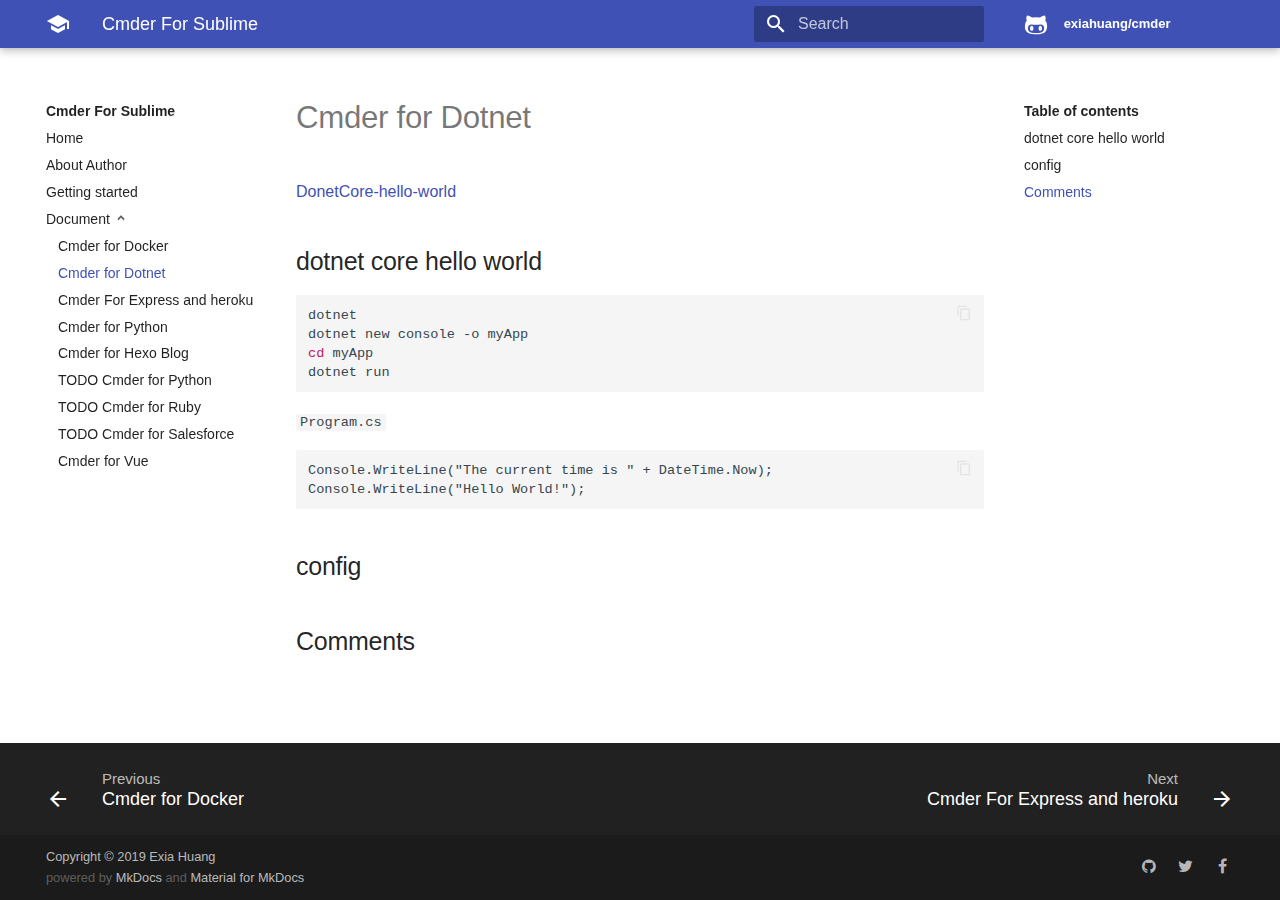
<file: document/cmder-dotnet/index.html>
<!doctype html>
<html lang="en" class="no-js">
  <head>
    
      <meta charset="utf-8">
      <meta name="viewport" content="width=device-width,initial-scale=1">
      <meta http-equiv="x-ua-compatible" content="ie=edge">
      
        <meta name="description" content="Cmder For Sublime Help">
      
      
        <link rel="canonical" href="http://salesforcexytools.com/Cmder/document/cmder-dotnet/">
      
      
        <meta name="author" content="Exia.Huang">
      
      
        <meta name="lang:clipboard.copy" content="Copy to clipboard">
      
        <meta name="lang:clipboard.copied" content="Copied to clipboard">
      
        <meta name="lang:search.language" content="en, ja">
      
        <meta name="lang:search.pipeline.stopwords" content="True">
      
        <meta name="lang:search.pipeline.trimmer" content="True">
      
        <meta name="lang:search.result.none" content="No matching documents">
      
        <meta name="lang:search.result.one" content="1 matching document">
      
        <meta name="lang:search.result.other" content="# matching documents">
      
        <meta name="lang:search.tokenizer" content="[\s\-]+">
      
      <link rel="shortcut icon" href="../../assets/images/favicon.png">
      <meta name="generator" content="mkdocs-1.1.dev0, mkdocs-material-4.4.0">
    
    
      
        <title>Cmder for Dotnet</title>
      
    
    
      <link rel="stylesheet" href="../../assets/stylesheets/application.0284f74d.css">
      
      
    
    
      <script src="../../assets/javascripts/modernizr.74668098.js"></script>
    
    
      
    
    <link rel="stylesheet" href="../../assets/fonts/material-icons.css">
    
    
    
      
        
<script>
  window.ga = window.ga || function() {
    (ga.q = ga.q || []).push(arguments)
  }
  ga.l = +new Date
  /* Setup integration and send page view */
  ga("create", "UA-96193717-1", "auto")
  ga("set", "anonymizeIp", true)
  ga("send", "pageview")
  /* Register handler to log search on blur */
  document.addEventListener("DOMContentLoaded", () => {
    if (document.forms.search) {
      var query = document.forms.search.query
      query.addEventListener("blur", function() {
        if (this.value) {
          var path = document.location.pathname;
          ga("send", "pageview", path + "?q=" + this.value)
        }
      })
    }
  })
</script>
<script async src="https://www.google-analytics.com/analytics.js"></script>
      
    
    
  </head>
  
    <body dir="ltr">
  
    <svg class="md-svg">
      <defs>
        
        
          <svg xmlns="http://www.w3.org/2000/svg" width="416" height="448" viewBox="0 0 416 448" id="__github"><path fill="currentColor" d="M160 304q0 10-3.125 20.5t-10.75 19T128 352t-18.125-8.5-10.75-19T96 304t3.125-20.5 10.75-19T128 256t18.125 8.5 10.75 19T160 304zm160 0q0 10-3.125 20.5t-10.75 19T288 352t-18.125-8.5-10.75-19T256 304t3.125-20.5 10.75-19T288 256t18.125 8.5 10.75 19T320 304zm40 0q0-30-17.25-51T296 232q-10.25 0-48.75 5.25Q229.5 240 208 240t-39.25-2.75Q130.75 232 120 232q-29.5 0-46.75 21T56 304q0 22 8 38.375t20.25 25.75 30.5 15 35 7.375 37.25 1.75h42q20.5 0 37.25-1.75t35-7.375 30.5-15 20.25-25.75T360 304zm56-44q0 51.75-15.25 82.75-9.5 19.25-26.375 33.25t-35.25 21.5-42.5 11.875-42.875 5.5T212 416q-19.5 0-35.5-.75t-36.875-3.125-38.125-7.5-34.25-12.875T37 371.5t-21.5-28.75Q0 312 0 260q0-59.25 34-99-6.75-20.5-6.75-42.5 0-29 12.75-54.5 27 0 47.5 9.875t47.25 30.875Q171.5 96 212 96q37 0 70 8 26.25-20.5 46.75-30.25T376 64q12.75 25.5 12.75 54.5 0 21.75-6.75 42 34 40 34 99.5z"/></svg>
        
      </defs>
    </svg>
    <input class="md-toggle" data-md-toggle="drawer" type="checkbox" id="__drawer" autocomplete="off">
    <input class="md-toggle" data-md-toggle="search" type="checkbox" id="__search" autocomplete="off">
    <label class="md-overlay" data-md-component="overlay" for="__drawer"></label>
    
      <a href="#dotnet-core-hello-world" tabindex="1" class="md-skip">
        Skip to content
      </a>
    
    
      <header class="md-header" data-md-component="header">
  <nav class="md-header-nav md-grid">
    <div class="md-flex">
      <div class="md-flex__cell md-flex__cell--shrink">
        <a href="http://salesforcexytools.com/Cmder/" title="Cmder For Sublime" class="md-header-nav__button md-logo">
          
            <i class="md-icon"></i>
          
        </a>
      </div>
      <div class="md-flex__cell md-flex__cell--shrink">
        <label class="md-icon md-icon--menu md-header-nav__button" for="__drawer"></label>
      </div>
      <div class="md-flex__cell md-flex__cell--stretch">
        <div class="md-flex__ellipsis md-header-nav__title" data-md-component="title">
          
            <span class="md-header-nav__topic">
              Cmder For Sublime
            </span>
            <span class="md-header-nav__topic">
              
                Cmder for Dotnet
              
            </span>
          
        </div>
      </div>
      <div class="md-flex__cell md-flex__cell--shrink">
        
          <label class="md-icon md-icon--search md-header-nav__button" for="__search"></label>
          
<div class="md-search" data-md-component="search" role="dialog">
  <label class="md-search__overlay" for="__search"></label>
  <div class="md-search__inner" role="search">
    <form class="md-search__form" name="search">
      <input type="text" class="md-search__input" name="query" placeholder="Search" autocapitalize="off" autocorrect="off" autocomplete="off" spellcheck="false" data-md-component="query" data-md-state="active">
      <label class="md-icon md-search__icon" for="__search"></label>
      <button type="reset" class="md-icon md-search__icon" data-md-component="reset" tabindex="-1">
        &#xE5CD;
      </button>
    </form>
    <div class="md-search__output">
      <div class="md-search__scrollwrap" data-md-scrollfix>
        <div class="md-search-result" data-md-component="result">
          <div class="md-search-result__meta">
            Type to start searching
          </div>
          <ol class="md-search-result__list"></ol>
        </div>
      </div>
    </div>
  </div>
</div>
        
      </div>
      
        <div class="md-flex__cell md-flex__cell--shrink">
          <div class="md-header-nav__source">
            


  

<a href="https://github.com/exiahuang/cmder" title="Go to repository" class="md-source" data-md-source="github">
  
    <div class="md-source__icon">
      <svg viewBox="0 0 24 24" width="24" height="24">
        <use xlink:href="#__github" width="24" height="24"></use>
      </svg>
    </div>
  
  <div class="md-source__repository">
    exiahuang/cmder
  </div>
</a>
          </div>
        </div>
      
    </div>
  </nav>
</header>
    
    <div class="md-container">
      
        
      
      
      <main class="md-main">
        <div class="md-main__inner md-grid" data-md-component="container">
          
            
              <div class="md-sidebar md-sidebar--primary" data-md-component="navigation">
                <div class="md-sidebar__scrollwrap">
                  <div class="md-sidebar__inner">
                    <nav class="md-nav md-nav--primary" data-md-level="0">
  <label class="md-nav__title md-nav__title--site" for="__drawer">
    <a href="http://salesforcexytools.com/Cmder/" title="Cmder For Sublime" class="md-nav__button md-logo">
      
        <i class="md-icon"></i>
      
    </a>
    Cmder For Sublime
  </label>
  
    <div class="md-nav__source">
      


  

<a href="https://github.com/exiahuang/cmder" title="Go to repository" class="md-source" data-md-source="github">
  
    <div class="md-source__icon">
      <svg viewBox="0 0 24 24" width="24" height="24">
        <use xlink:href="#__github" width="24" height="24"></use>
      </svg>
    </div>
  
  <div class="md-source__repository">
    exiahuang/cmder
  </div>
</a>
    </div>
  
  <ul class="md-nav__list" data-md-scrollfix>
    
      
      
      


  <li class="md-nav__item">
    <a href="../.." title="Home" class="md-nav__link">
      Home
    </a>
  </li>

    
      
      
      


  <li class="md-nav__item">
    <a href="../../about-author/" title="About Author" class="md-nav__link">
      About Author
    </a>
  </li>

    
      
      
      


  <li class="md-nav__item">
    <a href="../../getting-started/" title="Getting started" class="md-nav__link">
      Getting started
    </a>
  </li>

    
      
      
      

  


  <li class="md-nav__item md-nav__item--active md-nav__item--nested">
    
      <input class="md-toggle md-nav__toggle" data-md-toggle="nav-4" type="checkbox" id="nav-4" checked>
    
    <label class="md-nav__link" for="nav-4">
      Document
    </label>
    <nav class="md-nav" data-md-component="collapsible" data-md-level="1">
      <label class="md-nav__title" for="nav-4">
        Document
      </label>
      <ul class="md-nav__list" data-md-scrollfix>
        
        
          
          
          


  <li class="md-nav__item">
    <a href="../cmder-docker/" title="Cmder for Docker" class="md-nav__link">
      Cmder for Docker
    </a>
  </li>

        
          
          
          

  


  <li class="md-nav__item md-nav__item--active">
    
    <input class="md-toggle md-nav__toggle" data-md-toggle="toc" type="checkbox" id="__toc">
    
    
      <label class="md-nav__link md-nav__link--active" for="__toc">
        Cmder for Dotnet
      </label>
    
    <a href="./" title="Cmder for Dotnet" class="md-nav__link md-nav__link--active">
      Cmder for Dotnet
    </a>
    
      
<nav class="md-nav md-nav--secondary">
  
  
  
    <label class="md-nav__title" for="__toc">Table of contents</label>
    <ul class="md-nav__list" data-md-scrollfix>
      
        <li class="md-nav__item">
  <a href="#dotnet-core-hello-world" title="dotnet core hello world" class="md-nav__link">
    dotnet core hello world
  </a>
  
</li>
      
        <li class="md-nav__item">
  <a href="#config" title="config" class="md-nav__link">
    config
  </a>
  
</li>
      
      
      
      
      
        <li class="md-nav__item">
          <a href="#__comments" title="Comments" class="md-nav__link md-nav__link--active">
            Comments
          </a>
        </li>
      
    </ul>
  
</nav>
    
  </li>

        
          
          
          


  <li class="md-nav__item">
    <a href="../cmder-express/" title="Cmder For Express and heroku" class="md-nav__link">
      Cmder For Express and heroku
    </a>
  </li>

        
          
          
          


  <li class="md-nav__item">
    <a href="../cmder-git/" title="Cmder for Python" class="md-nav__link">
      Cmder for Python
    </a>
  </li>

        
          
          
          


  <li class="md-nav__item">
    <a href="../cmder-hexo/" title="Cmder for Hexo Blog" class="md-nav__link">
      Cmder for Hexo Blog
    </a>
  </li>

        
          
          
          


  <li class="md-nav__item">
    <a href="../cmder-python/" title="TODO Cmder for Python" class="md-nav__link">
      TODO Cmder for Python
    </a>
  </li>

        
          
          
          


  <li class="md-nav__item">
    <a href="../cmder-ruby/" title="TODO Cmder for Ruby" class="md-nav__link">
      TODO Cmder for Ruby
    </a>
  </li>

        
          
          
          


  <li class="md-nav__item">
    <a href="../cmder-sfdc/" title="TODO Cmder for Salesforce" class="md-nav__link">
      TODO Cmder for Salesforce
    </a>
  </li>

        
          
          
          


  <li class="md-nav__item">
    <a href="../cmder-vue/" title="Cmder for Vue" class="md-nav__link">
      Cmder for Vue
    </a>
  </li>

        
      </ul>
    </nav>
  </li>

    
  </ul>
</nav>
                  </div>
                </div>
              </div>
            
            
              <div class="md-sidebar md-sidebar--secondary" data-md-component="toc">
                <div class="md-sidebar__scrollwrap">
                  <div class="md-sidebar__inner">
                    
<nav class="md-nav md-nav--secondary">
  
  
  
    <label class="md-nav__title" for="__toc">Table of contents</label>
    <ul class="md-nav__list" data-md-scrollfix>
      
        <li class="md-nav__item">
  <a href="#dotnet-core-hello-world" title="dotnet core hello world" class="md-nav__link">
    dotnet core hello world
  </a>
  
</li>
      
        <li class="md-nav__item">
  <a href="#config" title="config" class="md-nav__link">
    config
  </a>
  
</li>
      
      
      
      
      
        <li class="md-nav__item">
          <a href="#__comments" title="Comments" class="md-nav__link md-nav__link--active">
            Comments
          </a>
        </li>
      
    </ul>
  
</nav>
                  </div>
                </div>
              </div>
            
          
          <div class="md-content">
            <article class="md-content__inner md-typeset">
              
                
                
                  <h1>Cmder for Dotnet</h1>
                
                <p><a href="https://dotnet.microsoft.com/learn/dotnet/hello-world-tutorial/intro">DonetCore-hello-world</a></p>
<h2 id="dotnet-core-hello-world">dotnet core hello world<a class="headerlink" href="#dotnet-core-hello-world" title="Permanent link">&para;</a></h2>
<div class="codehilite"><pre><span></span>dotnet
dotnet new console -o myApp
<span class="nb">cd</span> myApp
dotnet run
</pre></div>

<p><code>Program.cs</code>
<div class="codehilite"><pre><span></span>Console.WriteLine(&quot;The current time is &quot; + DateTime.Now);
Console.WriteLine(&quot;Hello World!&quot;);
</pre></div></p>
<h2 id="config">config<a class="headerlink" href="#config" title="Permanent link">&para;</a></h2>
                
                  
                
              
              
                


  <h2 id="__comments">Comments</h2>
  <div id="disqus_thread"></div>
  <script>
    var disqus_config = function () {
      this.page.url = "http://salesforcexytools.com/Cmder/document/cmder-dotnet/";
      this.page.identifier =
        "document/cmder-dotnet/";
    };
    (function() {
      var d = document, s = d.createElement("script");
      s.src = "//salesforcexytools.disqus.com/embed.js";
      s.setAttribute("data-timestamp", +new Date());
      (d.head || d.body).appendChild(s);
    })();
  </script>

              
            </article>
          </div>
        </div>
      </main>
      
        
<footer class="md-footer">
  
    <div class="md-footer-nav">
      <nav class="md-footer-nav__inner md-grid">
        
          <a href="../cmder-docker/" title="Cmder for Docker" class="md-flex md-footer-nav__link md-footer-nav__link--prev" rel="prev">
            <div class="md-flex__cell md-flex__cell--shrink">
              <i class="md-icon md-icon--arrow-back md-footer-nav__button"></i>
            </div>
            <div class="md-flex__cell md-flex__cell--stretch md-footer-nav__title">
              <span class="md-flex__ellipsis">
                <span class="md-footer-nav__direction">
                  Previous
                </span>
                Cmder for Docker
              </span>
            </div>
          </a>
        
        
          <a href="../cmder-express/" title="Cmder For Express and heroku" class="md-flex md-footer-nav__link md-footer-nav__link--next" rel="next">
            <div class="md-flex__cell md-flex__cell--stretch md-footer-nav__title">
              <span class="md-flex__ellipsis">
                <span class="md-footer-nav__direction">
                  Next
                </span>
                Cmder For Express and heroku
              </span>
            </div>
            <div class="md-flex__cell md-flex__cell--shrink">
              <i class="md-icon md-icon--arrow-forward md-footer-nav__button"></i>
            </div>
          </a>
        
      </nav>
    </div>
  
  <div class="md-footer-meta md-typeset">
    <div class="md-footer-meta__inner md-grid">
      <div class="md-footer-copyright">
        
          <div class="md-footer-copyright__highlight">
            Copyright &copy; 2019 Exia Huang
          </div>
        
        powered by
        <a href="https://www.mkdocs.org">MkDocs</a>
        and
        <a href="https://squidfunk.github.io/mkdocs-material/">
          Material for MkDocs</a>
      </div>
      
  <div class="md-footer-social">
    <link rel="stylesheet" href="../../assets/fonts/font-awesome.css">
    
      <a href="https://github.com/exiahuang" class="md-footer-social__link fa fa-github"></a>
    
      <a href="https://twitter.com/ExiaSfdc" class="md-footer-social__link fa fa-twitter"></a>
    
      <a href="https://www.facebook.com/profile.php?id=100015890262852" class="md-footer-social__link fa fa-facebook"></a>
    
  </div>

    </div>
  </div>
</footer>
      
    </div>
    
      <script src="../../assets/javascripts/application.245445c6.js"></script>
      
        
        
          
          <script src="../../assets/javascripts/lunr/lunr.stemmer.support.js"></script>
          
            
          
            
              
                <script src="../../assets/javascripts/lunr/tinyseg.js"></script>
              
              
                <script src="../../assets/javascripts/lunr/lunr.ja.js"></script>
              
            
          
          
            <script src="../../assets/javascripts/lunr/lunr.multi.js"></script>
          
        
      
      <script>app.initialize({version:"1.1.dev0",url:{base:"../.."}})</script>
      
    
  </body>
</html>
</file>
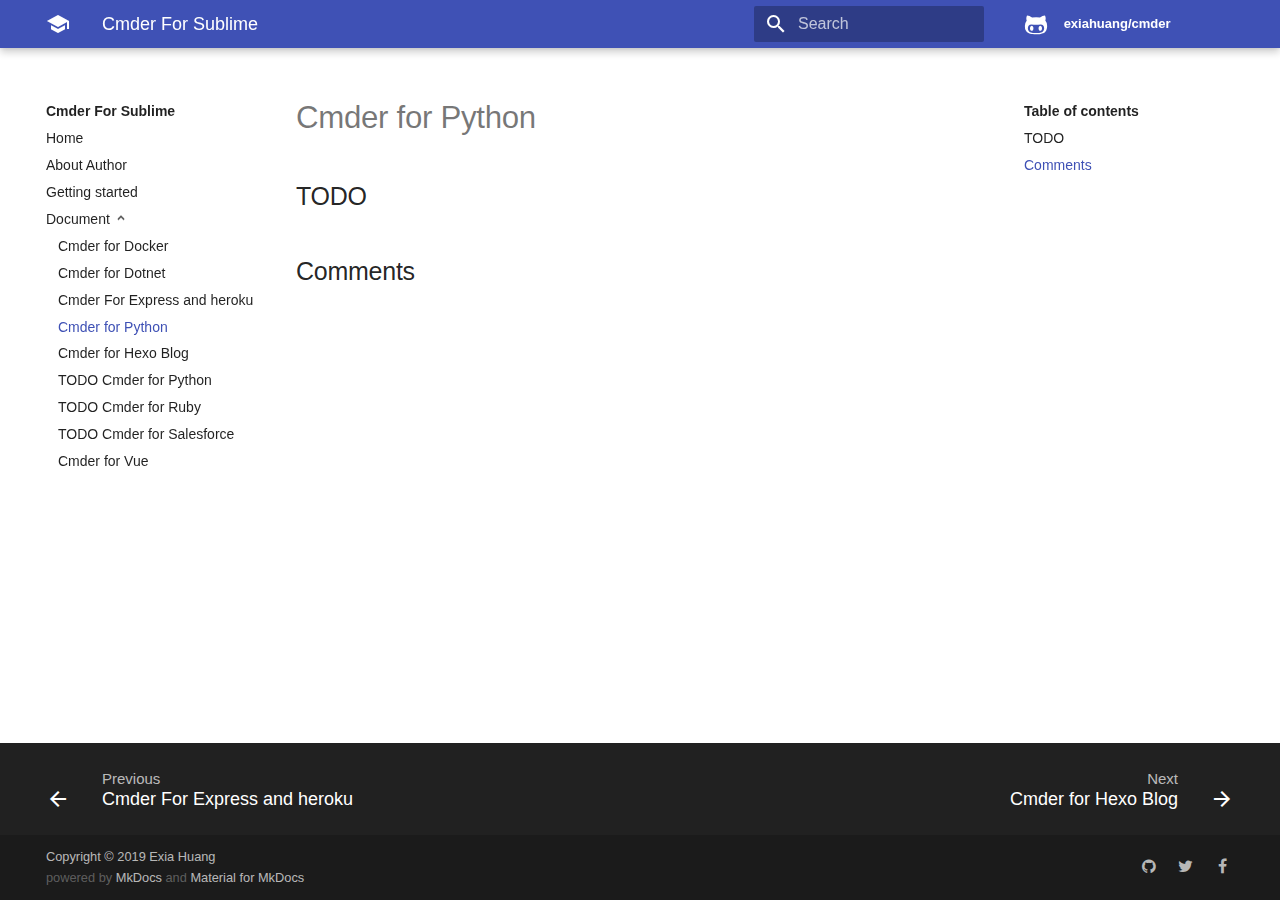
<file: document/cmder-git/index.html>
<!doctype html>
<html lang="en" class="no-js">
  <head>
    
      <meta charset="utf-8">
      <meta name="viewport" content="width=device-width,initial-scale=1">
      <meta http-equiv="x-ua-compatible" content="ie=edge">
      
        <meta name="description" content="Cmder For Sublime Help">
      
      
        <link rel="canonical" href="http://salesforcexytools.com/Cmder/document/cmder-git/">
      
      
        <meta name="author" content="Exia.Huang">
      
      
        <meta name="lang:clipboard.copy" content="Copy to clipboard">
      
        <meta name="lang:clipboard.copied" content="Copied to clipboard">
      
        <meta name="lang:search.language" content="en, ja">
      
        <meta name="lang:search.pipeline.stopwords" content="True">
      
        <meta name="lang:search.pipeline.trimmer" content="True">
      
        <meta name="lang:search.result.none" content="No matching documents">
      
        <meta name="lang:search.result.one" content="1 matching document">
      
        <meta name="lang:search.result.other" content="# matching documents">
      
        <meta name="lang:search.tokenizer" content="[\s\-]+">
      
      <link rel="shortcut icon" href="../../assets/images/favicon.png">
      <meta name="generator" content="mkdocs-1.1.dev0, mkdocs-material-4.4.0">
    
    
      
        <title>Cmder for Python</title>
      
    
    
      <link rel="stylesheet" href="../../assets/stylesheets/application.0284f74d.css">
      
      
    
    
      <script src="../../assets/javascripts/modernizr.74668098.js"></script>
    
    
      
    
    <link rel="stylesheet" href="../../assets/fonts/material-icons.css">
    
    
    
      
        
<script>
  window.ga = window.ga || function() {
    (ga.q = ga.q || []).push(arguments)
  }
  ga.l = +new Date
  /* Setup integration and send page view */
  ga("create", "UA-96193717-1", "auto")
  ga("set", "anonymizeIp", true)
  ga("send", "pageview")
  /* Register handler to log search on blur */
  document.addEventListener("DOMContentLoaded", () => {
    if (document.forms.search) {
      var query = document.forms.search.query
      query.addEventListener("blur", function() {
        if (this.value) {
          var path = document.location.pathname;
          ga("send", "pageview", path + "?q=" + this.value)
        }
      })
    }
  })
</script>
<script async src="https://www.google-analytics.com/analytics.js"></script>
      
    
    
  </head>
  
    <body dir="ltr">
  
    <svg class="md-svg">
      <defs>
        
        
          <svg xmlns="http://www.w3.org/2000/svg" width="416" height="448" viewBox="0 0 416 448" id="__github"><path fill="currentColor" d="M160 304q0 10-3.125 20.5t-10.75 19T128 352t-18.125-8.5-10.75-19T96 304t3.125-20.5 10.75-19T128 256t18.125 8.5 10.75 19T160 304zm160 0q0 10-3.125 20.5t-10.75 19T288 352t-18.125-8.5-10.75-19T256 304t3.125-20.5 10.75-19T288 256t18.125 8.5 10.75 19T320 304zm40 0q0-30-17.25-51T296 232q-10.25 0-48.75 5.25Q229.5 240 208 240t-39.25-2.75Q130.75 232 120 232q-29.5 0-46.75 21T56 304q0 22 8 38.375t20.25 25.75 30.5 15 35 7.375 37.25 1.75h42q20.5 0 37.25-1.75t35-7.375 30.5-15 20.25-25.75T360 304zm56-44q0 51.75-15.25 82.75-9.5 19.25-26.375 33.25t-35.25 21.5-42.5 11.875-42.875 5.5T212 416q-19.5 0-35.5-.75t-36.875-3.125-38.125-7.5-34.25-12.875T37 371.5t-21.5-28.75Q0 312 0 260q0-59.25 34-99-6.75-20.5-6.75-42.5 0-29 12.75-54.5 27 0 47.5 9.875t47.25 30.875Q171.5 96 212 96q37 0 70 8 26.25-20.5 46.75-30.25T376 64q12.75 25.5 12.75 54.5 0 21.75-6.75 42 34 40 34 99.5z"/></svg>
        
      </defs>
    </svg>
    <input class="md-toggle" data-md-toggle="drawer" type="checkbox" id="__drawer" autocomplete="off">
    <input class="md-toggle" data-md-toggle="search" type="checkbox" id="__search" autocomplete="off">
    <label class="md-overlay" data-md-component="overlay" for="__drawer"></label>
    
      <a href="#todo" tabindex="1" class="md-skip">
        Skip to content
      </a>
    
    
      <header class="md-header" data-md-component="header">
  <nav class="md-header-nav md-grid">
    <div class="md-flex">
      <div class="md-flex__cell md-flex__cell--shrink">
        <a href="http://salesforcexytools.com/Cmder/" title="Cmder For Sublime" class="md-header-nav__button md-logo">
          
            <i class="md-icon"></i>
          
        </a>
      </div>
      <div class="md-flex__cell md-flex__cell--shrink">
        <label class="md-icon md-icon--menu md-header-nav__button" for="__drawer"></label>
      </div>
      <div class="md-flex__cell md-flex__cell--stretch">
        <div class="md-flex__ellipsis md-header-nav__title" data-md-component="title">
          
            <span class="md-header-nav__topic">
              Cmder For Sublime
            </span>
            <span class="md-header-nav__topic">
              
                Cmder for Python
              
            </span>
          
        </div>
      </div>
      <div class="md-flex__cell md-flex__cell--shrink">
        
          <label class="md-icon md-icon--search md-header-nav__button" for="__search"></label>
          
<div class="md-search" data-md-component="search" role="dialog">
  <label class="md-search__overlay" for="__search"></label>
  <div class="md-search__inner" role="search">
    <form class="md-search__form" name="search">
      <input type="text" class="md-search__input" name="query" placeholder="Search" autocapitalize="off" autocorrect="off" autocomplete="off" spellcheck="false" data-md-component="query" data-md-state="active">
      <label class="md-icon md-search__icon" for="__search"></label>
      <button type="reset" class="md-icon md-search__icon" data-md-component="reset" tabindex="-1">
        &#xE5CD;
      </button>
    </form>
    <div class="md-search__output">
      <div class="md-search__scrollwrap" data-md-scrollfix>
        <div class="md-search-result" data-md-component="result">
          <div class="md-search-result__meta">
            Type to start searching
          </div>
          <ol class="md-search-result__list"></ol>
        </div>
      </div>
    </div>
  </div>
</div>
        
      </div>
      
        <div class="md-flex__cell md-flex__cell--shrink">
          <div class="md-header-nav__source">
            


  

<a href="https://github.com/exiahuang/cmder" title="Go to repository" class="md-source" data-md-source="github">
  
    <div class="md-source__icon">
      <svg viewBox="0 0 24 24" width="24" height="24">
        <use xlink:href="#__github" width="24" height="24"></use>
      </svg>
    </div>
  
  <div class="md-source__repository">
    exiahuang/cmder
  </div>
</a>
          </div>
        </div>
      
    </div>
  </nav>
</header>
    
    <div class="md-container">
      
        
      
      
      <main class="md-main">
        <div class="md-main__inner md-grid" data-md-component="container">
          
            
              <div class="md-sidebar md-sidebar--primary" data-md-component="navigation">
                <div class="md-sidebar__scrollwrap">
                  <div class="md-sidebar__inner">
                    <nav class="md-nav md-nav--primary" data-md-level="0">
  <label class="md-nav__title md-nav__title--site" for="__drawer">
    <a href="http://salesforcexytools.com/Cmder/" title="Cmder For Sublime" class="md-nav__button md-logo">
      
        <i class="md-icon"></i>
      
    </a>
    Cmder For Sublime
  </label>
  
    <div class="md-nav__source">
      


  

<a href="https://github.com/exiahuang/cmder" title="Go to repository" class="md-source" data-md-source="github">
  
    <div class="md-source__icon">
      <svg viewBox="0 0 24 24" width="24" height="24">
        <use xlink:href="#__github" width="24" height="24"></use>
      </svg>
    </div>
  
  <div class="md-source__repository">
    exiahuang/cmder
  </div>
</a>
    </div>
  
  <ul class="md-nav__list" data-md-scrollfix>
    
      
      
      


  <li class="md-nav__item">
    <a href="../.." title="Home" class="md-nav__link">
      Home
    </a>
  </li>

    
      
      
      


  <li class="md-nav__item">
    <a href="../../about-author/" title="About Author" class="md-nav__link">
      About Author
    </a>
  </li>

    
      
      
      


  <li class="md-nav__item">
    <a href="../../getting-started/" title="Getting started" class="md-nav__link">
      Getting started
    </a>
  </li>

    
      
      
      

  


  <li class="md-nav__item md-nav__item--active md-nav__item--nested">
    
      <input class="md-toggle md-nav__toggle" data-md-toggle="nav-4" type="checkbox" id="nav-4" checked>
    
    <label class="md-nav__link" for="nav-4">
      Document
    </label>
    <nav class="md-nav" data-md-component="collapsible" data-md-level="1">
      <label class="md-nav__title" for="nav-4">
        Document
      </label>
      <ul class="md-nav__list" data-md-scrollfix>
        
        
          
          
          


  <li class="md-nav__item">
    <a href="../cmder-docker/" title="Cmder for Docker" class="md-nav__link">
      Cmder for Docker
    </a>
  </li>

        
          
          
          


  <li class="md-nav__item">
    <a href="../cmder-dotnet/" title="Cmder for Dotnet" class="md-nav__link">
      Cmder for Dotnet
    </a>
  </li>

        
          
          
          


  <li class="md-nav__item">
    <a href="../cmder-express/" title="Cmder For Express and heroku" class="md-nav__link">
      Cmder For Express and heroku
    </a>
  </li>

        
          
          
          

  


  <li class="md-nav__item md-nav__item--active">
    
    <input class="md-toggle md-nav__toggle" data-md-toggle="toc" type="checkbox" id="__toc">
    
    
      <label class="md-nav__link md-nav__link--active" for="__toc">
        Cmder for Python
      </label>
    
    <a href="./" title="Cmder for Python" class="md-nav__link md-nav__link--active">
      Cmder for Python
    </a>
    
      
<nav class="md-nav md-nav--secondary">
  
  
  
    <label class="md-nav__title" for="__toc">Table of contents</label>
    <ul class="md-nav__list" data-md-scrollfix>
      
        <li class="md-nav__item">
  <a href="#todo" title="TODO" class="md-nav__link">
    TODO
  </a>
  
</li>
      
      
      
      
      
        <li class="md-nav__item">
          <a href="#__comments" title="Comments" class="md-nav__link md-nav__link--active">
            Comments
          </a>
        </li>
      
    </ul>
  
</nav>
    
  </li>

        
          
          
          


  <li class="md-nav__item">
    <a href="../cmder-hexo/" title="Cmder for Hexo Blog" class="md-nav__link">
      Cmder for Hexo Blog
    </a>
  </li>

        
          
          
          


  <li class="md-nav__item">
    <a href="../cmder-python/" title="TODO Cmder for Python" class="md-nav__link">
      TODO Cmder for Python
    </a>
  </li>

        
          
          
          


  <li class="md-nav__item">
    <a href="../cmder-ruby/" title="TODO Cmder for Ruby" class="md-nav__link">
      TODO Cmder for Ruby
    </a>
  </li>

        
          
          
          


  <li class="md-nav__item">
    <a href="../cmder-sfdc/" title="TODO Cmder for Salesforce" class="md-nav__link">
      TODO Cmder for Salesforce
    </a>
  </li>

        
          
          
          


  <li class="md-nav__item">
    <a href="../cmder-vue/" title="Cmder for Vue" class="md-nav__link">
      Cmder for Vue
    </a>
  </li>

        
      </ul>
    </nav>
  </li>

    
  </ul>
</nav>
                  </div>
                </div>
              </div>
            
            
              <div class="md-sidebar md-sidebar--secondary" data-md-component="toc">
                <div class="md-sidebar__scrollwrap">
                  <div class="md-sidebar__inner">
                    
<nav class="md-nav md-nav--secondary">
  
  
  
    <label class="md-nav__title" for="__toc">Table of contents</label>
    <ul class="md-nav__list" data-md-scrollfix>
      
        <li class="md-nav__item">
  <a href="#todo" title="TODO" class="md-nav__link">
    TODO
  </a>
  
</li>
      
      
      
      
      
        <li class="md-nav__item">
          <a href="#__comments" title="Comments" class="md-nav__link md-nav__link--active">
            Comments
          </a>
        </li>
      
    </ul>
  
</nav>
                  </div>
                </div>
              </div>
            
          
          <div class="md-content">
            <article class="md-content__inner md-typeset">
              
                
                
                  <h1>Cmder for Python</h1>
                
                <h2 id="todo">TODO<a class="headerlink" href="#todo" title="Permanent link">&para;</a></h2>
                
                  
                
              
              
                


  <h2 id="__comments">Comments</h2>
  <div id="disqus_thread"></div>
  <script>
    var disqus_config = function () {
      this.page.url = "http://salesforcexytools.com/Cmder/document/cmder-git/";
      this.page.identifier =
        "document/cmder-git/";
    };
    (function() {
      var d = document, s = d.createElement("script");
      s.src = "//salesforcexytools.disqus.com/embed.js";
      s.setAttribute("data-timestamp", +new Date());
      (d.head || d.body).appendChild(s);
    })();
  </script>

              
            </article>
          </div>
        </div>
      </main>
      
        
<footer class="md-footer">
  
    <div class="md-footer-nav">
      <nav class="md-footer-nav__inner md-grid">
        
          <a href="../cmder-express/" title="Cmder For Express and heroku" class="md-flex md-footer-nav__link md-footer-nav__link--prev" rel="prev">
            <div class="md-flex__cell md-flex__cell--shrink">
              <i class="md-icon md-icon--arrow-back md-footer-nav__button"></i>
            </div>
            <div class="md-flex__cell md-flex__cell--stretch md-footer-nav__title">
              <span class="md-flex__ellipsis">
                <span class="md-footer-nav__direction">
                  Previous
                </span>
                Cmder For Express and heroku
              </span>
            </div>
          </a>
        
        
          <a href="../cmder-hexo/" title="Cmder for Hexo Blog" class="md-flex md-footer-nav__link md-footer-nav__link--next" rel="next">
            <div class="md-flex__cell md-flex__cell--stretch md-footer-nav__title">
              <span class="md-flex__ellipsis">
                <span class="md-footer-nav__direction">
                  Next
                </span>
                Cmder for Hexo Blog
              </span>
            </div>
            <div class="md-flex__cell md-flex__cell--shrink">
              <i class="md-icon md-icon--arrow-forward md-footer-nav__button"></i>
            </div>
          </a>
        
      </nav>
    </div>
  
  <div class="md-footer-meta md-typeset">
    <div class="md-footer-meta__inner md-grid">
      <div class="md-footer-copyright">
        
          <div class="md-footer-copyright__highlight">
            Copyright &copy; 2019 Exia Huang
          </div>
        
        powered by
        <a href="https://www.mkdocs.org">MkDocs</a>
        and
        <a href="https://squidfunk.github.io/mkdocs-material/">
          Material for MkDocs</a>
      </div>
      
  <div class="md-footer-social">
    <link rel="stylesheet" href="../../assets/fonts/font-awesome.css">
    
      <a href="https://github.com/exiahuang" class="md-footer-social__link fa fa-github"></a>
    
      <a href="https://twitter.com/ExiaSfdc" class="md-footer-social__link fa fa-twitter"></a>
    
      <a href="https://www.facebook.com/profile.php?id=100015890262852" class="md-footer-social__link fa fa-facebook"></a>
    
  </div>

    </div>
  </div>
</footer>
      
    </div>
    
      <script src="../../assets/javascripts/application.245445c6.js"></script>
      
        
        
          
          <script src="../../assets/javascripts/lunr/lunr.stemmer.support.js"></script>
          
            
          
            
              
                <script src="../../assets/javascripts/lunr/tinyseg.js"></script>
              
              
                <script src="../../assets/javascripts/lunr/lunr.ja.js"></script>
              
            
          
          
            <script src="../../assets/javascripts/lunr/lunr.multi.js"></script>
          
        
      
      <script>app.initialize({version:"1.1.dev0",url:{base:"../.."}})</script>
      
    
  </body>
</html>
</file>
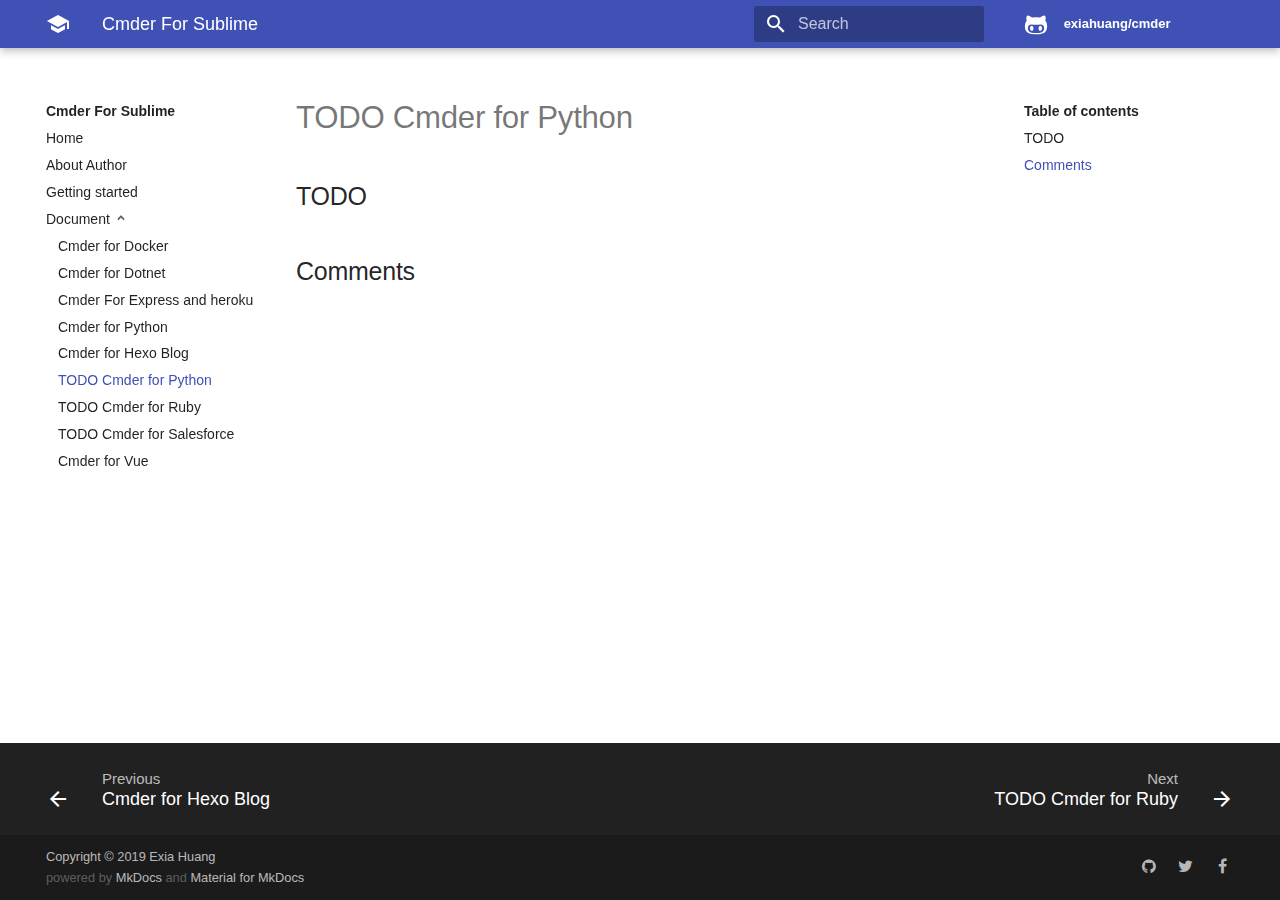
<file: document/cmder-python/index.html>
<!doctype html>
<html lang="en" class="no-js">
  <head>
    
      <meta charset="utf-8">
      <meta name="viewport" content="width=device-width,initial-scale=1">
      <meta http-equiv="x-ua-compatible" content="ie=edge">
      
        <meta name="description" content="Cmder For Sublime Help">
      
      
        <link rel="canonical" href="http://salesforcexytools.com/Cmder/document/cmder-python/">
      
      
        <meta name="author" content="Exia.Huang">
      
      
        <meta name="lang:clipboard.copy" content="Copy to clipboard">
      
        <meta name="lang:clipboard.copied" content="Copied to clipboard">
      
        <meta name="lang:search.language" content="en, ja">
      
        <meta name="lang:search.pipeline.stopwords" content="True">
      
        <meta name="lang:search.pipeline.trimmer" content="True">
      
        <meta name="lang:search.result.none" content="No matching documents">
      
        <meta name="lang:search.result.one" content="1 matching document">
      
        <meta name="lang:search.result.other" content="# matching documents">
      
        <meta name="lang:search.tokenizer" content="[\s\-]+">
      
      <link rel="shortcut icon" href="../../assets/images/favicon.png">
      <meta name="generator" content="mkdocs-1.1.dev0, mkdocs-material-4.4.0">
    
    
      
        <title>TODO Cmder for Python</title>
      
    
    
      <link rel="stylesheet" href="../../assets/stylesheets/application.0284f74d.css">
      
      
    
    
      <script src="../../assets/javascripts/modernizr.74668098.js"></script>
    
    
      
    
    <link rel="stylesheet" href="../../assets/fonts/material-icons.css">
    
    
    
      
        
<script>
  window.ga = window.ga || function() {
    (ga.q = ga.q || []).push(arguments)
  }
  ga.l = +new Date
  /* Setup integration and send page view */
  ga("create", "UA-96193717-1", "auto")
  ga("set", "anonymizeIp", true)
  ga("send", "pageview")
  /* Register handler to log search on blur */
  document.addEventListener("DOMContentLoaded", () => {
    if (document.forms.search) {
      var query = document.forms.search.query
      query.addEventListener("blur", function() {
        if (this.value) {
          var path = document.location.pathname;
          ga("send", "pageview", path + "?q=" + this.value)
        }
      })
    }
  })
</script>
<script async src="https://www.google-analytics.com/analytics.js"></script>
      
    
    
  </head>
  
    <body dir="ltr">
  
    <svg class="md-svg">
      <defs>
        
        
          <svg xmlns="http://www.w3.org/2000/svg" width="416" height="448" viewBox="0 0 416 448" id="__github"><path fill="currentColor" d="M160 304q0 10-3.125 20.5t-10.75 19T128 352t-18.125-8.5-10.75-19T96 304t3.125-20.5 10.75-19T128 256t18.125 8.5 10.75 19T160 304zm160 0q0 10-3.125 20.5t-10.75 19T288 352t-18.125-8.5-10.75-19T256 304t3.125-20.5 10.75-19T288 256t18.125 8.5 10.75 19T320 304zm40 0q0-30-17.25-51T296 232q-10.25 0-48.75 5.25Q229.5 240 208 240t-39.25-2.75Q130.75 232 120 232q-29.5 0-46.75 21T56 304q0 22 8 38.375t20.25 25.75 30.5 15 35 7.375 37.25 1.75h42q20.5 0 37.25-1.75t35-7.375 30.5-15 20.25-25.75T360 304zm56-44q0 51.75-15.25 82.75-9.5 19.25-26.375 33.25t-35.25 21.5-42.5 11.875-42.875 5.5T212 416q-19.5 0-35.5-.75t-36.875-3.125-38.125-7.5-34.25-12.875T37 371.5t-21.5-28.75Q0 312 0 260q0-59.25 34-99-6.75-20.5-6.75-42.5 0-29 12.75-54.5 27 0 47.5 9.875t47.25 30.875Q171.5 96 212 96q37 0 70 8 26.25-20.5 46.75-30.25T376 64q12.75 25.5 12.75 54.5 0 21.75-6.75 42 34 40 34 99.5z"/></svg>
        
      </defs>
    </svg>
    <input class="md-toggle" data-md-toggle="drawer" type="checkbox" id="__drawer" autocomplete="off">
    <input class="md-toggle" data-md-toggle="search" type="checkbox" id="__search" autocomplete="off">
    <label class="md-overlay" data-md-component="overlay" for="__drawer"></label>
    
      <a href="#todo" tabindex="1" class="md-skip">
        Skip to content
      </a>
    
    
      <header class="md-header" data-md-component="header">
  <nav class="md-header-nav md-grid">
    <div class="md-flex">
      <div class="md-flex__cell md-flex__cell--shrink">
        <a href="http://salesforcexytools.com/Cmder/" title="Cmder For Sublime" class="md-header-nav__button md-logo">
          
            <i class="md-icon"></i>
          
        </a>
      </div>
      <div class="md-flex__cell md-flex__cell--shrink">
        <label class="md-icon md-icon--menu md-header-nav__button" for="__drawer"></label>
      </div>
      <div class="md-flex__cell md-flex__cell--stretch">
        <div class="md-flex__ellipsis md-header-nav__title" data-md-component="title">
          
            <span class="md-header-nav__topic">
              Cmder For Sublime
            </span>
            <span class="md-header-nav__topic">
              
                TODO Cmder for Python
              
            </span>
          
        </div>
      </div>
      <div class="md-flex__cell md-flex__cell--shrink">
        
          <label class="md-icon md-icon--search md-header-nav__button" for="__search"></label>
          
<div class="md-search" data-md-component="search" role="dialog">
  <label class="md-search__overlay" for="__search"></label>
  <div class="md-search__inner" role="search">
    <form class="md-search__form" name="search">
      <input type="text" class="md-search__input" name="query" placeholder="Search" autocapitalize="off" autocorrect="off" autocomplete="off" spellcheck="false" data-md-component="query" data-md-state="active">
      <label class="md-icon md-search__icon" for="__search"></label>
      <button type="reset" class="md-icon md-search__icon" data-md-component="reset" tabindex="-1">
        &#xE5CD;
      </button>
    </form>
    <div class="md-search__output">
      <div class="md-search__scrollwrap" data-md-scrollfix>
        <div class="md-search-result" data-md-component="result">
          <div class="md-search-result__meta">
            Type to start searching
          </div>
          <ol class="md-search-result__list"></ol>
        </div>
      </div>
    </div>
  </div>
</div>
        
      </div>
      
        <div class="md-flex__cell md-flex__cell--shrink">
          <div class="md-header-nav__source">
            


  

<a href="https://github.com/exiahuang/cmder" title="Go to repository" class="md-source" data-md-source="github">
  
    <div class="md-source__icon">
      <svg viewBox="0 0 24 24" width="24" height="24">
        <use xlink:href="#__github" width="24" height="24"></use>
      </svg>
    </div>
  
  <div class="md-source__repository">
    exiahuang/cmder
  </div>
</a>
          </div>
        </div>
      
    </div>
  </nav>
</header>
    
    <div class="md-container">
      
        
      
      
      <main class="md-main">
        <div class="md-main__inner md-grid" data-md-component="container">
          
            
              <div class="md-sidebar md-sidebar--primary" data-md-component="navigation">
                <div class="md-sidebar__scrollwrap">
                  <div class="md-sidebar__inner">
                    <nav class="md-nav md-nav--primary" data-md-level="0">
  <label class="md-nav__title md-nav__title--site" for="__drawer">
    <a href="http://salesforcexytools.com/Cmder/" title="Cmder For Sublime" class="md-nav__button md-logo">
      
        <i class="md-icon"></i>
      
    </a>
    Cmder For Sublime
  </label>
  
    <div class="md-nav__source">
      


  

<a href="https://github.com/exiahuang/cmder" title="Go to repository" class="md-source" data-md-source="github">
  
    <div class="md-source__icon">
      <svg viewBox="0 0 24 24" width="24" height="24">
        <use xlink:href="#__github" width="24" height="24"></use>
      </svg>
    </div>
  
  <div class="md-source__repository">
    exiahuang/cmder
  </div>
</a>
    </div>
  
  <ul class="md-nav__list" data-md-scrollfix>
    
      
      
      


  <li class="md-nav__item">
    <a href="../.." title="Home" class="md-nav__link">
      Home
    </a>
  </li>

    
      
      
      


  <li class="md-nav__item">
    <a href="../../about-author/" title="About Author" class="md-nav__link">
      About Author
    </a>
  </li>

    
      
      
      


  <li class="md-nav__item">
    <a href="../../getting-started/" title="Getting started" class="md-nav__link">
      Getting started
    </a>
  </li>

    
      
      
      

  


  <li class="md-nav__item md-nav__item--active md-nav__item--nested">
    
      <input class="md-toggle md-nav__toggle" data-md-toggle="nav-4" type="checkbox" id="nav-4" checked>
    
    <label class="md-nav__link" for="nav-4">
      Document
    </label>
    <nav class="md-nav" data-md-component="collapsible" data-md-level="1">
      <label class="md-nav__title" for="nav-4">
        Document
      </label>
      <ul class="md-nav__list" data-md-scrollfix>
        
        
          
          
          


  <li class="md-nav__item">
    <a href="../cmder-docker/" title="Cmder for Docker" class="md-nav__link">
      Cmder for Docker
    </a>
  </li>

        
          
          
          


  <li class="md-nav__item">
    <a href="../cmder-dotnet/" title="Cmder for Dotnet" class="md-nav__link">
      Cmder for Dotnet
    </a>
  </li>

        
          
          
          


  <li class="md-nav__item">
    <a href="../cmder-express/" title="Cmder For Express and heroku" class="md-nav__link">
      Cmder For Express and heroku
    </a>
  </li>

        
          
          
          


  <li class="md-nav__item">
    <a href="../cmder-git/" title="Cmder for Python" class="md-nav__link">
      Cmder for Python
    </a>
  </li>

        
          
          
          


  <li class="md-nav__item">
    <a href="../cmder-hexo/" title="Cmder for Hexo Blog" class="md-nav__link">
      Cmder for Hexo Blog
    </a>
  </li>

        
          
          
          

  


  <li class="md-nav__item md-nav__item--active">
    
    <input class="md-toggle md-nav__toggle" data-md-toggle="toc" type="checkbox" id="__toc">
    
    
      <label class="md-nav__link md-nav__link--active" for="__toc">
        TODO Cmder for Python
      </label>
    
    <a href="./" title="TODO Cmder for Python" class="md-nav__link md-nav__link--active">
      TODO Cmder for Python
    </a>
    
      
<nav class="md-nav md-nav--secondary">
  
  
  
    <label class="md-nav__title" for="__toc">Table of contents</label>
    <ul class="md-nav__list" data-md-scrollfix>
      
        <li class="md-nav__item">
  <a href="#todo" title="TODO" class="md-nav__link">
    TODO
  </a>
  
</li>
      
      
      
      
      
        <li class="md-nav__item">
          <a href="#__comments" title="Comments" class="md-nav__link md-nav__link--active">
            Comments
          </a>
        </li>
      
    </ul>
  
</nav>
    
  </li>

        
          
          
          


  <li class="md-nav__item">
    <a href="../cmder-ruby/" title="TODO Cmder for Ruby" class="md-nav__link">
      TODO Cmder for Ruby
    </a>
  </li>

        
          
          
          


  <li class="md-nav__item">
    <a href="../cmder-sfdc/" title="TODO Cmder for Salesforce" class="md-nav__link">
      TODO Cmder for Salesforce
    </a>
  </li>

        
          
          
          


  <li class="md-nav__item">
    <a href="../cmder-vue/" title="Cmder for Vue" class="md-nav__link">
      Cmder for Vue
    </a>
  </li>

        
      </ul>
    </nav>
  </li>

    
  </ul>
</nav>
                  </div>
                </div>
              </div>
            
            
              <div class="md-sidebar md-sidebar--secondary" data-md-component="toc">
                <div class="md-sidebar__scrollwrap">
                  <div class="md-sidebar__inner">
                    
<nav class="md-nav md-nav--secondary">
  
  
  
    <label class="md-nav__title" for="__toc">Table of contents</label>
    <ul class="md-nav__list" data-md-scrollfix>
      
        <li class="md-nav__item">
  <a href="#todo" title="TODO" class="md-nav__link">
    TODO
  </a>
  
</li>
      
      
      
      
      
        <li class="md-nav__item">
          <a href="#__comments" title="Comments" class="md-nav__link md-nav__link--active">
            Comments
          </a>
        </li>
      
    </ul>
  
</nav>
                  </div>
                </div>
              </div>
            
          
          <div class="md-content">
            <article class="md-content__inner md-typeset">
              
                
                
                  <h1>TODO Cmder for Python</h1>
                
                <h2 id="todo">TODO<a class="headerlink" href="#todo" title="Permanent link">&para;</a></h2>
                
                  
                
              
              
                


  <h2 id="__comments">Comments</h2>
  <div id="disqus_thread"></div>
  <script>
    var disqus_config = function () {
      this.page.url = "http://salesforcexytools.com/Cmder/document/cmder-python/";
      this.page.identifier =
        "document/cmder-python/";
    };
    (function() {
      var d = document, s = d.createElement("script");
      s.src = "//salesforcexytools.disqus.com/embed.js";
      s.setAttribute("data-timestamp", +new Date());
      (d.head || d.body).appendChild(s);
    })();
  </script>

              
            </article>
          </div>
        </div>
      </main>
      
        
<footer class="md-footer">
  
    <div class="md-footer-nav">
      <nav class="md-footer-nav__inner md-grid">
        
          <a href="../cmder-hexo/" title="Cmder for Hexo Blog" class="md-flex md-footer-nav__link md-footer-nav__link--prev" rel="prev">
            <div class="md-flex__cell md-flex__cell--shrink">
              <i class="md-icon md-icon--arrow-back md-footer-nav__button"></i>
            </div>
            <div class="md-flex__cell md-flex__cell--stretch md-footer-nav__title">
              <span class="md-flex__ellipsis">
                <span class="md-footer-nav__direction">
                  Previous
                </span>
                Cmder for Hexo Blog
              </span>
            </div>
          </a>
        
        
          <a href="../cmder-ruby/" title="TODO Cmder for Ruby" class="md-flex md-footer-nav__link md-footer-nav__link--next" rel="next">
            <div class="md-flex__cell md-flex__cell--stretch md-footer-nav__title">
              <span class="md-flex__ellipsis">
                <span class="md-footer-nav__direction">
                  Next
                </span>
                TODO Cmder for Ruby
              </span>
            </div>
            <div class="md-flex__cell md-flex__cell--shrink">
              <i class="md-icon md-icon--arrow-forward md-footer-nav__button"></i>
            </div>
          </a>
        
      </nav>
    </div>
  
  <div class="md-footer-meta md-typeset">
    <div class="md-footer-meta__inner md-grid">
      <div class="md-footer-copyright">
        
          <div class="md-footer-copyright__highlight">
            Copyright &copy; 2019 Exia Huang
          </div>
        
        powered by
        <a href="https://www.mkdocs.org">MkDocs</a>
        and
        <a href="https://squidfunk.github.io/mkdocs-material/">
          Material for MkDocs</a>
      </div>
      
  <div class="md-footer-social">
    <link rel="stylesheet" href="../../assets/fonts/font-awesome.css">
    
      <a href="https://github.com/exiahuang" class="md-footer-social__link fa fa-github"></a>
    
      <a href="https://twitter.com/ExiaSfdc" class="md-footer-social__link fa fa-twitter"></a>
    
      <a href="https://www.facebook.com/profile.php?id=100015890262852" class="md-footer-social__link fa fa-facebook"></a>
    
  </div>

    </div>
  </div>
</footer>
      
    </div>
    
      <script src="../../assets/javascripts/application.245445c6.js"></script>
      
        
        
          
          <script src="../../assets/javascripts/lunr/lunr.stemmer.support.js"></script>
          
            
          
            
              
                <script src="../../assets/javascripts/lunr/tinyseg.js"></script>
              
              
                <script src="../../assets/javascripts/lunr/lunr.ja.js"></script>
              
            
          
          
            <script src="../../assets/javascripts/lunr/lunr.multi.js"></script>
          
        
      
      <script>app.initialize({version:"1.1.dev0",url:{base:"../.."}})</script>
      
    
  </body>
</html>
</file>
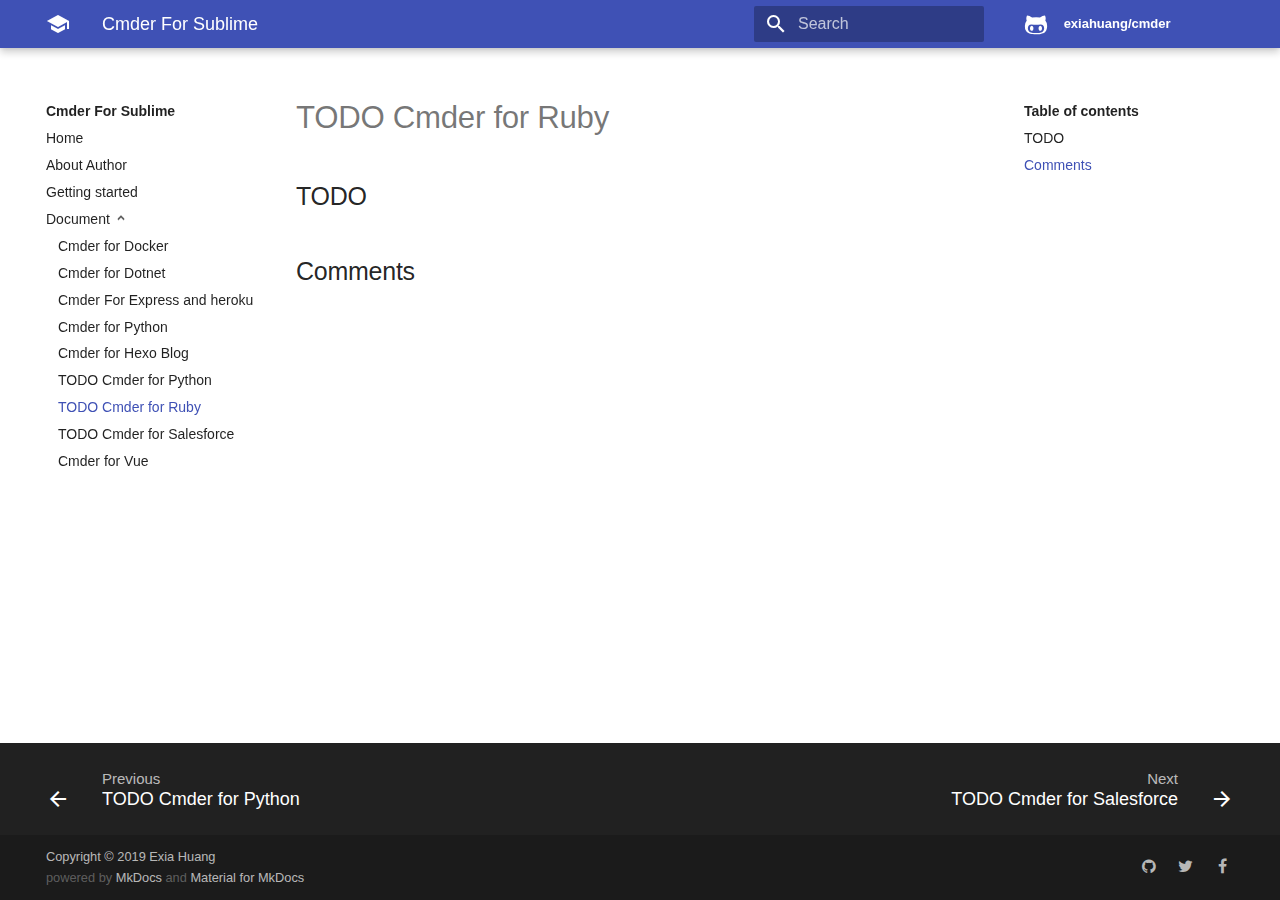
<file: document/cmder-ruby/index.html>
<!doctype html>
<html lang="en" class="no-js">
  <head>
    
      <meta charset="utf-8">
      <meta name="viewport" content="width=device-width,initial-scale=1">
      <meta http-equiv="x-ua-compatible" content="ie=edge">
      
        <meta name="description" content="Cmder For Sublime Help">
      
      
        <link rel="canonical" href="http://salesforcexytools.com/Cmder/document/cmder-ruby/">
      
      
        <meta name="author" content="Exia.Huang">
      
      
        <meta name="lang:clipboard.copy" content="Copy to clipboard">
      
        <meta name="lang:clipboard.copied" content="Copied to clipboard">
      
        <meta name="lang:search.language" content="en, ja">
      
        <meta name="lang:search.pipeline.stopwords" content="True">
      
        <meta name="lang:search.pipeline.trimmer" content="True">
      
        <meta name="lang:search.result.none" content="No matching documents">
      
        <meta name="lang:search.result.one" content="1 matching document">
      
        <meta name="lang:search.result.other" content="# matching documents">
      
        <meta name="lang:search.tokenizer" content="[\s\-]+">
      
      <link rel="shortcut icon" href="../../assets/images/favicon.png">
      <meta name="generator" content="mkdocs-1.1.dev0, mkdocs-material-4.4.0">
    
    
      
        <title>TODO Cmder for Ruby</title>
      
    
    
      <link rel="stylesheet" href="../../assets/stylesheets/application.0284f74d.css">
      
      
    
    
      <script src="../../assets/javascripts/modernizr.74668098.js"></script>
    
    
      
    
    <link rel="stylesheet" href="../../assets/fonts/material-icons.css">
    
    
    
      
        
<script>
  window.ga = window.ga || function() {
    (ga.q = ga.q || []).push(arguments)
  }
  ga.l = +new Date
  /* Setup integration and send page view */
  ga("create", "UA-96193717-1", "auto")
  ga("set", "anonymizeIp", true)
  ga("send", "pageview")
  /* Register handler to log search on blur */
  document.addEventListener("DOMContentLoaded", () => {
    if (document.forms.search) {
      var query = document.forms.search.query
      query.addEventListener("blur", function() {
        if (this.value) {
          var path = document.location.pathname;
          ga("send", "pageview", path + "?q=" + this.value)
        }
      })
    }
  })
</script>
<script async src="https://www.google-analytics.com/analytics.js"></script>
      
    
    
  </head>
  
    <body dir="ltr">
  
    <svg class="md-svg">
      <defs>
        
        
          <svg xmlns="http://www.w3.org/2000/svg" width="416" height="448" viewBox="0 0 416 448" id="__github"><path fill="currentColor" d="M160 304q0 10-3.125 20.5t-10.75 19T128 352t-18.125-8.5-10.75-19T96 304t3.125-20.5 10.75-19T128 256t18.125 8.5 10.75 19T160 304zm160 0q0 10-3.125 20.5t-10.75 19T288 352t-18.125-8.5-10.75-19T256 304t3.125-20.5 10.75-19T288 256t18.125 8.5 10.75 19T320 304zm40 0q0-30-17.25-51T296 232q-10.25 0-48.75 5.25Q229.5 240 208 240t-39.25-2.75Q130.75 232 120 232q-29.5 0-46.75 21T56 304q0 22 8 38.375t20.25 25.75 30.5 15 35 7.375 37.25 1.75h42q20.5 0 37.25-1.75t35-7.375 30.5-15 20.25-25.75T360 304zm56-44q0 51.75-15.25 82.75-9.5 19.25-26.375 33.25t-35.25 21.5-42.5 11.875-42.875 5.5T212 416q-19.5 0-35.5-.75t-36.875-3.125-38.125-7.5-34.25-12.875T37 371.5t-21.5-28.75Q0 312 0 260q0-59.25 34-99-6.75-20.5-6.75-42.5 0-29 12.75-54.5 27 0 47.5 9.875t47.25 30.875Q171.5 96 212 96q37 0 70 8 26.25-20.5 46.75-30.25T376 64q12.75 25.5 12.75 54.5 0 21.75-6.75 42 34 40 34 99.5z"/></svg>
        
      </defs>
    </svg>
    <input class="md-toggle" data-md-toggle="drawer" type="checkbox" id="__drawer" autocomplete="off">
    <input class="md-toggle" data-md-toggle="search" type="checkbox" id="__search" autocomplete="off">
    <label class="md-overlay" data-md-component="overlay" for="__drawer"></label>
    
      <a href="#todo" tabindex="1" class="md-skip">
        Skip to content
      </a>
    
    
      <header class="md-header" data-md-component="header">
  <nav class="md-header-nav md-grid">
    <div class="md-flex">
      <div class="md-flex__cell md-flex__cell--shrink">
        <a href="http://salesforcexytools.com/Cmder/" title="Cmder For Sublime" class="md-header-nav__button md-logo">
          
            <i class="md-icon"></i>
          
        </a>
      </div>
      <div class="md-flex__cell md-flex__cell--shrink">
        <label class="md-icon md-icon--menu md-header-nav__button" for="__drawer"></label>
      </div>
      <div class="md-flex__cell md-flex__cell--stretch">
        <div class="md-flex__ellipsis md-header-nav__title" data-md-component="title">
          
            <span class="md-header-nav__topic">
              Cmder For Sublime
            </span>
            <span class="md-header-nav__topic">
              
                TODO Cmder for Ruby
              
            </span>
          
        </div>
      </div>
      <div class="md-flex__cell md-flex__cell--shrink">
        
          <label class="md-icon md-icon--search md-header-nav__button" for="__search"></label>
          
<div class="md-search" data-md-component="search" role="dialog">
  <label class="md-search__overlay" for="__search"></label>
  <div class="md-search__inner" role="search">
    <form class="md-search__form" name="search">
      <input type="text" class="md-search__input" name="query" placeholder="Search" autocapitalize="off" autocorrect="off" autocomplete="off" spellcheck="false" data-md-component="query" data-md-state="active">
      <label class="md-icon md-search__icon" for="__search"></label>
      <button type="reset" class="md-icon md-search__icon" data-md-component="reset" tabindex="-1">
        &#xE5CD;
      </button>
    </form>
    <div class="md-search__output">
      <div class="md-search__scrollwrap" data-md-scrollfix>
        <div class="md-search-result" data-md-component="result">
          <div class="md-search-result__meta">
            Type to start searching
          </div>
          <ol class="md-search-result__list"></ol>
        </div>
      </div>
    </div>
  </div>
</div>
        
      </div>
      
        <div class="md-flex__cell md-flex__cell--shrink">
          <div class="md-header-nav__source">
            


  

<a href="https://github.com/exiahuang/cmder" title="Go to repository" class="md-source" data-md-source="github">
  
    <div class="md-source__icon">
      <svg viewBox="0 0 24 24" width="24" height="24">
        <use xlink:href="#__github" width="24" height="24"></use>
      </svg>
    </div>
  
  <div class="md-source__repository">
    exiahuang/cmder
  </div>
</a>
          </div>
        </div>
      
    </div>
  </nav>
</header>
    
    <div class="md-container">
      
        
      
      
      <main class="md-main">
        <div class="md-main__inner md-grid" data-md-component="container">
          
            
              <div class="md-sidebar md-sidebar--primary" data-md-component="navigation">
                <div class="md-sidebar__scrollwrap">
                  <div class="md-sidebar__inner">
                    <nav class="md-nav md-nav--primary" data-md-level="0">
  <label class="md-nav__title md-nav__title--site" for="__drawer">
    <a href="http://salesforcexytools.com/Cmder/" title="Cmder For Sublime" class="md-nav__button md-logo">
      
        <i class="md-icon"></i>
      
    </a>
    Cmder For Sublime
  </label>
  
    <div class="md-nav__source">
      


  

<a href="https://github.com/exiahuang/cmder" title="Go to repository" class="md-source" data-md-source="github">
  
    <div class="md-source__icon">
      <svg viewBox="0 0 24 24" width="24" height="24">
        <use xlink:href="#__github" width="24" height="24"></use>
      </svg>
    </div>
  
  <div class="md-source__repository">
    exiahuang/cmder
  </div>
</a>
    </div>
  
  <ul class="md-nav__list" data-md-scrollfix>
    
      
      
      


  <li class="md-nav__item">
    <a href="../.." title="Home" class="md-nav__link">
      Home
    </a>
  </li>

    
      
      
      


  <li class="md-nav__item">
    <a href="../../about-author/" title="About Author" class="md-nav__link">
      About Author
    </a>
  </li>

    
      
      
      


  <li class="md-nav__item">
    <a href="../../getting-started/" title="Getting started" class="md-nav__link">
      Getting started
    </a>
  </li>

    
      
      
      

  


  <li class="md-nav__item md-nav__item--active md-nav__item--nested">
    
      <input class="md-toggle md-nav__toggle" data-md-toggle="nav-4" type="checkbox" id="nav-4" checked>
    
    <label class="md-nav__link" for="nav-4">
      Document
    </label>
    <nav class="md-nav" data-md-component="collapsible" data-md-level="1">
      <label class="md-nav__title" for="nav-4">
        Document
      </label>
      <ul class="md-nav__list" data-md-scrollfix>
        
        
          
          
          


  <li class="md-nav__item">
    <a href="../cmder-docker/" title="Cmder for Docker" class="md-nav__link">
      Cmder for Docker
    </a>
  </li>

        
          
          
          


  <li class="md-nav__item">
    <a href="../cmder-dotnet/" title="Cmder for Dotnet" class="md-nav__link">
      Cmder for Dotnet
    </a>
  </li>

        
          
          
          


  <li class="md-nav__item">
    <a href="../cmder-express/" title="Cmder For Express and heroku" class="md-nav__link">
      Cmder For Express and heroku
    </a>
  </li>

        
          
          
          


  <li class="md-nav__item">
    <a href="../cmder-git/" title="Cmder for Python" class="md-nav__link">
      Cmder for Python
    </a>
  </li>

        
          
          
          


  <li class="md-nav__item">
    <a href="../cmder-hexo/" title="Cmder for Hexo Blog" class="md-nav__link">
      Cmder for Hexo Blog
    </a>
  </li>

        
          
          
          


  <li class="md-nav__item">
    <a href="../cmder-python/" title="TODO Cmder for Python" class="md-nav__link">
      TODO Cmder for Python
    </a>
  </li>

        
          
          
          

  


  <li class="md-nav__item md-nav__item--active">
    
    <input class="md-toggle md-nav__toggle" data-md-toggle="toc" type="checkbox" id="__toc">
    
    
      <label class="md-nav__link md-nav__link--active" for="__toc">
        TODO Cmder for Ruby
      </label>
    
    <a href="./" title="TODO Cmder for Ruby" class="md-nav__link md-nav__link--active">
      TODO Cmder for Ruby
    </a>
    
      
<nav class="md-nav md-nav--secondary">
  
  
  
    <label class="md-nav__title" for="__toc">Table of contents</label>
    <ul class="md-nav__list" data-md-scrollfix>
      
        <li class="md-nav__item">
  <a href="#todo" title="TODO" class="md-nav__link">
    TODO
  </a>
  
</li>
      
      
      
      
      
        <li class="md-nav__item">
          <a href="#__comments" title="Comments" class="md-nav__link md-nav__link--active">
            Comments
          </a>
        </li>
      
    </ul>
  
</nav>
    
  </li>

        
          
          
          


  <li class="md-nav__item">
    <a href="../cmder-sfdc/" title="TODO Cmder for Salesforce" class="md-nav__link">
      TODO Cmder for Salesforce
    </a>
  </li>

        
          
          
          


  <li class="md-nav__item">
    <a href="../cmder-vue/" title="Cmder for Vue" class="md-nav__link">
      Cmder for Vue
    </a>
  </li>

        
      </ul>
    </nav>
  </li>

    
  </ul>
</nav>
                  </div>
                </div>
              </div>
            
            
              <div class="md-sidebar md-sidebar--secondary" data-md-component="toc">
                <div class="md-sidebar__scrollwrap">
                  <div class="md-sidebar__inner">
                    
<nav class="md-nav md-nav--secondary">
  
  
  
    <label class="md-nav__title" for="__toc">Table of contents</label>
    <ul class="md-nav__list" data-md-scrollfix>
      
        <li class="md-nav__item">
  <a href="#todo" title="TODO" class="md-nav__link">
    TODO
  </a>
  
</li>
      
      
      
      
      
        <li class="md-nav__item">
          <a href="#__comments" title="Comments" class="md-nav__link md-nav__link--active">
            Comments
          </a>
        </li>
      
    </ul>
  
</nav>
                  </div>
                </div>
              </div>
            
          
          <div class="md-content">
            <article class="md-content__inner md-typeset">
              
                
                
                  <h1>TODO Cmder for Ruby</h1>
                
                <h2 id="todo">TODO<a class="headerlink" href="#todo" title="Permanent link">&para;</a></h2>
                
                  
                
              
              
                


  <h2 id="__comments">Comments</h2>
  <div id="disqus_thread"></div>
  <script>
    var disqus_config = function () {
      this.page.url = "http://salesforcexytools.com/Cmder/document/cmder-ruby/";
      this.page.identifier =
        "document/cmder-ruby/";
    };
    (function() {
      var d = document, s = d.createElement("script");
      s.src = "//salesforcexytools.disqus.com/embed.js";
      s.setAttribute("data-timestamp", +new Date());
      (d.head || d.body).appendChild(s);
    })();
  </script>

              
            </article>
          </div>
        </div>
      </main>
      
        
<footer class="md-footer">
  
    <div class="md-footer-nav">
      <nav class="md-footer-nav__inner md-grid">
        
          <a href="../cmder-python/" title="TODO Cmder for Python" class="md-flex md-footer-nav__link md-footer-nav__link--prev" rel="prev">
            <div class="md-flex__cell md-flex__cell--shrink">
              <i class="md-icon md-icon--arrow-back md-footer-nav__button"></i>
            </div>
            <div class="md-flex__cell md-flex__cell--stretch md-footer-nav__title">
              <span class="md-flex__ellipsis">
                <span class="md-footer-nav__direction">
                  Previous
                </span>
                TODO Cmder for Python
              </span>
            </div>
          </a>
        
        
          <a href="../cmder-sfdc/" title="TODO Cmder for Salesforce" class="md-flex md-footer-nav__link md-footer-nav__link--next" rel="next">
            <div class="md-flex__cell md-flex__cell--stretch md-footer-nav__title">
              <span class="md-flex__ellipsis">
                <span class="md-footer-nav__direction">
                  Next
                </span>
                TODO Cmder for Salesforce
              </span>
            </div>
            <div class="md-flex__cell md-flex__cell--shrink">
              <i class="md-icon md-icon--arrow-forward md-footer-nav__button"></i>
            </div>
          </a>
        
      </nav>
    </div>
  
  <div class="md-footer-meta md-typeset">
    <div class="md-footer-meta__inner md-grid">
      <div class="md-footer-copyright">
        
          <div class="md-footer-copyright__highlight">
            Copyright &copy; 2019 Exia Huang
          </div>
        
        powered by
        <a href="https://www.mkdocs.org">MkDocs</a>
        and
        <a href="https://squidfunk.github.io/mkdocs-material/">
          Material for MkDocs</a>
      </div>
      
  <div class="md-footer-social">
    <link rel="stylesheet" href="../../assets/fonts/font-awesome.css">
    
      <a href="https://github.com/exiahuang" class="md-footer-social__link fa fa-github"></a>
    
      <a href="https://twitter.com/ExiaSfdc" class="md-footer-social__link fa fa-twitter"></a>
    
      <a href="https://www.facebook.com/profile.php?id=100015890262852" class="md-footer-social__link fa fa-facebook"></a>
    
  </div>

    </div>
  </div>
</footer>
      
    </div>
    
      <script src="../../assets/javascripts/application.245445c6.js"></script>
      
        
        
          
          <script src="../../assets/javascripts/lunr/lunr.stemmer.support.js"></script>
          
            
          
            
              
                <script src="../../assets/javascripts/lunr/tinyseg.js"></script>
              
              
                <script src="../../assets/javascripts/lunr/lunr.ja.js"></script>
              
            
          
          
            <script src="../../assets/javascripts/lunr/lunr.multi.js"></script>
          
        
      
      <script>app.initialize({version:"1.1.dev0",url:{base:"../.."}})</script>
      
    
  </body>
</html>
</file>
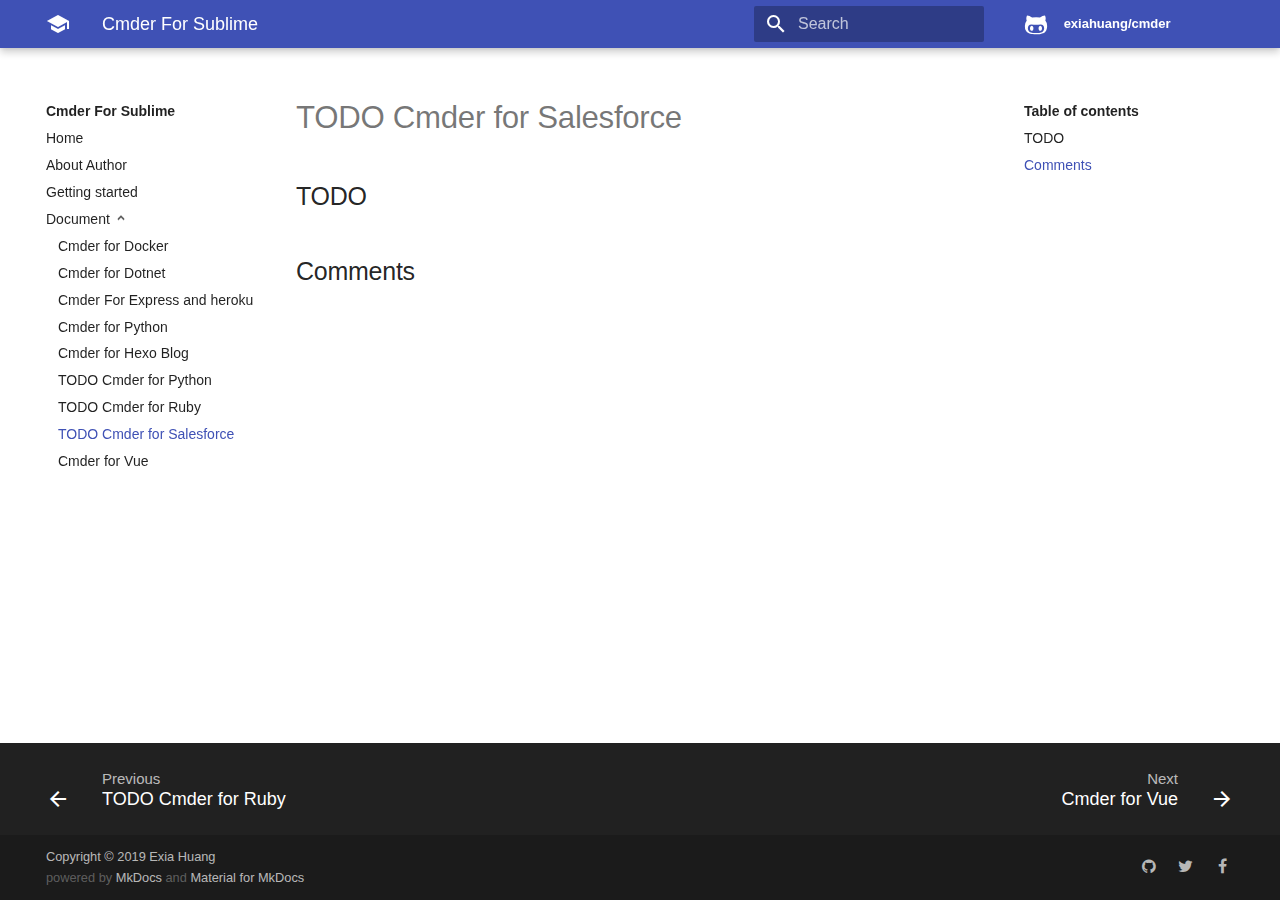
<file: document/cmder-sfdc/index.html>
<!doctype html>
<html lang="en" class="no-js">
  <head>
    
      <meta charset="utf-8">
      <meta name="viewport" content="width=device-width,initial-scale=1">
      <meta http-equiv="x-ua-compatible" content="ie=edge">
      
        <meta name="description" content="Cmder For Sublime Help">
      
      
        <link rel="canonical" href="http://salesforcexytools.com/Cmder/document/cmder-sfdc/">
      
      
        <meta name="author" content="Exia.Huang">
      
      
        <meta name="lang:clipboard.copy" content="Copy to clipboard">
      
        <meta name="lang:clipboard.copied" content="Copied to clipboard">
      
        <meta name="lang:search.language" content="en, ja">
      
        <meta name="lang:search.pipeline.stopwords" content="True">
      
        <meta name="lang:search.pipeline.trimmer" content="True">
      
        <meta name="lang:search.result.none" content="No matching documents">
      
        <meta name="lang:search.result.one" content="1 matching document">
      
        <meta name="lang:search.result.other" content="# matching documents">
      
        <meta name="lang:search.tokenizer" content="[\s\-]+">
      
      <link rel="shortcut icon" href="../../assets/images/favicon.png">
      <meta name="generator" content="mkdocs-1.1.dev0, mkdocs-material-4.4.0">
    
    
      
        <title>TODO Cmder for Salesforce</title>
      
    
    
      <link rel="stylesheet" href="../../assets/stylesheets/application.0284f74d.css">
      
      
    
    
      <script src="../../assets/javascripts/modernizr.74668098.js"></script>
    
    
      
    
    <link rel="stylesheet" href="../../assets/fonts/material-icons.css">
    
    
    
      
        
<script>
  window.ga = window.ga || function() {
    (ga.q = ga.q || []).push(arguments)
  }
  ga.l = +new Date
  /* Setup integration and send page view */
  ga("create", "UA-96193717-1", "auto")
  ga("set", "anonymizeIp", true)
  ga("send", "pageview")
  /* Register handler to log search on blur */
  document.addEventListener("DOMContentLoaded", () => {
    if (document.forms.search) {
      var query = document.forms.search.query
      query.addEventListener("blur", function() {
        if (this.value) {
          var path = document.location.pathname;
          ga("send", "pageview", path + "?q=" + this.value)
        }
      })
    }
  })
</script>
<script async src="https://www.google-analytics.com/analytics.js"></script>
      
    
    
  </head>
  
    <body dir="ltr">
  
    <svg class="md-svg">
      <defs>
        
        
          <svg xmlns="http://www.w3.org/2000/svg" width="416" height="448" viewBox="0 0 416 448" id="__github"><path fill="currentColor" d="M160 304q0 10-3.125 20.5t-10.75 19T128 352t-18.125-8.5-10.75-19T96 304t3.125-20.5 10.75-19T128 256t18.125 8.5 10.75 19T160 304zm160 0q0 10-3.125 20.5t-10.75 19T288 352t-18.125-8.5-10.75-19T256 304t3.125-20.5 10.75-19T288 256t18.125 8.5 10.75 19T320 304zm40 0q0-30-17.25-51T296 232q-10.25 0-48.75 5.25Q229.5 240 208 240t-39.25-2.75Q130.75 232 120 232q-29.5 0-46.75 21T56 304q0 22 8 38.375t20.25 25.75 30.5 15 35 7.375 37.25 1.75h42q20.5 0 37.25-1.75t35-7.375 30.5-15 20.25-25.75T360 304zm56-44q0 51.75-15.25 82.75-9.5 19.25-26.375 33.25t-35.25 21.5-42.5 11.875-42.875 5.5T212 416q-19.5 0-35.5-.75t-36.875-3.125-38.125-7.5-34.25-12.875T37 371.5t-21.5-28.75Q0 312 0 260q0-59.25 34-99-6.75-20.5-6.75-42.5 0-29 12.75-54.5 27 0 47.5 9.875t47.25 30.875Q171.5 96 212 96q37 0 70 8 26.25-20.5 46.75-30.25T376 64q12.75 25.5 12.75 54.5 0 21.75-6.75 42 34 40 34 99.5z"/></svg>
        
      </defs>
    </svg>
    <input class="md-toggle" data-md-toggle="drawer" type="checkbox" id="__drawer" autocomplete="off">
    <input class="md-toggle" data-md-toggle="search" type="checkbox" id="__search" autocomplete="off">
    <label class="md-overlay" data-md-component="overlay" for="__drawer"></label>
    
      <a href="#todo" tabindex="1" class="md-skip">
        Skip to content
      </a>
    
    
      <header class="md-header" data-md-component="header">
  <nav class="md-header-nav md-grid">
    <div class="md-flex">
      <div class="md-flex__cell md-flex__cell--shrink">
        <a href="http://salesforcexytools.com/Cmder/" title="Cmder For Sublime" class="md-header-nav__button md-logo">
          
            <i class="md-icon"></i>
          
        </a>
      </div>
      <div class="md-flex__cell md-flex__cell--shrink">
        <label class="md-icon md-icon--menu md-header-nav__button" for="__drawer"></label>
      </div>
      <div class="md-flex__cell md-flex__cell--stretch">
        <div class="md-flex__ellipsis md-header-nav__title" data-md-component="title">
          
            <span class="md-header-nav__topic">
              Cmder For Sublime
            </span>
            <span class="md-header-nav__topic">
              
                TODO Cmder for Salesforce
              
            </span>
          
        </div>
      </div>
      <div class="md-flex__cell md-flex__cell--shrink">
        
          <label class="md-icon md-icon--search md-header-nav__button" for="__search"></label>
          
<div class="md-search" data-md-component="search" role="dialog">
  <label class="md-search__overlay" for="__search"></label>
  <div class="md-search__inner" role="search">
    <form class="md-search__form" name="search">
      <input type="text" class="md-search__input" name="query" placeholder="Search" autocapitalize="off" autocorrect="off" autocomplete="off" spellcheck="false" data-md-component="query" data-md-state="active">
      <label class="md-icon md-search__icon" for="__search"></label>
      <button type="reset" class="md-icon md-search__icon" data-md-component="reset" tabindex="-1">
        &#xE5CD;
      </button>
    </form>
    <div class="md-search__output">
      <div class="md-search__scrollwrap" data-md-scrollfix>
        <div class="md-search-result" data-md-component="result">
          <div class="md-search-result__meta">
            Type to start searching
          </div>
          <ol class="md-search-result__list"></ol>
        </div>
      </div>
    </div>
  </div>
</div>
        
      </div>
      
        <div class="md-flex__cell md-flex__cell--shrink">
          <div class="md-header-nav__source">
            


  

<a href="https://github.com/exiahuang/cmder" title="Go to repository" class="md-source" data-md-source="github">
  
    <div class="md-source__icon">
      <svg viewBox="0 0 24 24" width="24" height="24">
        <use xlink:href="#__github" width="24" height="24"></use>
      </svg>
    </div>
  
  <div class="md-source__repository">
    exiahuang/cmder
  </div>
</a>
          </div>
        </div>
      
    </div>
  </nav>
</header>
    
    <div class="md-container">
      
        
      
      
      <main class="md-main">
        <div class="md-main__inner md-grid" data-md-component="container">
          
            
              <div class="md-sidebar md-sidebar--primary" data-md-component="navigation">
                <div class="md-sidebar__scrollwrap">
                  <div class="md-sidebar__inner">
                    <nav class="md-nav md-nav--primary" data-md-level="0">
  <label class="md-nav__title md-nav__title--site" for="__drawer">
    <a href="http://salesforcexytools.com/Cmder/" title="Cmder For Sublime" class="md-nav__button md-logo">
      
        <i class="md-icon"></i>
      
    </a>
    Cmder For Sublime
  </label>
  
    <div class="md-nav__source">
      


  

<a href="https://github.com/exiahuang/cmder" title="Go to repository" class="md-source" data-md-source="github">
  
    <div class="md-source__icon">
      <svg viewBox="0 0 24 24" width="24" height="24">
        <use xlink:href="#__github" width="24" height="24"></use>
      </svg>
    </div>
  
  <div class="md-source__repository">
    exiahuang/cmder
  </div>
</a>
    </div>
  
  <ul class="md-nav__list" data-md-scrollfix>
    
      
      
      


  <li class="md-nav__item">
    <a href="../.." title="Home" class="md-nav__link">
      Home
    </a>
  </li>

    
      
      
      


  <li class="md-nav__item">
    <a href="../../about-author/" title="About Author" class="md-nav__link">
      About Author
    </a>
  </li>

    
      
      
      


  <li class="md-nav__item">
    <a href="../../getting-started/" title="Getting started" class="md-nav__link">
      Getting started
    </a>
  </li>

    
      
      
      

  


  <li class="md-nav__item md-nav__item--active md-nav__item--nested">
    
      <input class="md-toggle md-nav__toggle" data-md-toggle="nav-4" type="checkbox" id="nav-4" checked>
    
    <label class="md-nav__link" for="nav-4">
      Document
    </label>
    <nav class="md-nav" data-md-component="collapsible" data-md-level="1">
      <label class="md-nav__title" for="nav-4">
        Document
      </label>
      <ul class="md-nav__list" data-md-scrollfix>
        
        
          
          
          


  <li class="md-nav__item">
    <a href="../cmder-docker/" title="Cmder for Docker" class="md-nav__link">
      Cmder for Docker
    </a>
  </li>

        
          
          
          


  <li class="md-nav__item">
    <a href="../cmder-dotnet/" title="Cmder for Dotnet" class="md-nav__link">
      Cmder for Dotnet
    </a>
  </li>

        
          
          
          


  <li class="md-nav__item">
    <a href="../cmder-express/" title="Cmder For Express and heroku" class="md-nav__link">
      Cmder For Express and heroku
    </a>
  </li>

        
          
          
          


  <li class="md-nav__item">
    <a href="../cmder-git/" title="Cmder for Python" class="md-nav__link">
      Cmder for Python
    </a>
  </li>

        
          
          
          


  <li class="md-nav__item">
    <a href="../cmder-hexo/" title="Cmder for Hexo Blog" class="md-nav__link">
      Cmder for Hexo Blog
    </a>
  </li>

        
          
          
          


  <li class="md-nav__item">
    <a href="../cmder-python/" title="TODO Cmder for Python" class="md-nav__link">
      TODO Cmder for Python
    </a>
  </li>

        
          
          
          


  <li class="md-nav__item">
    <a href="../cmder-ruby/" title="TODO Cmder for Ruby" class="md-nav__link">
      TODO Cmder for Ruby
    </a>
  </li>

        
          
          
          

  


  <li class="md-nav__item md-nav__item--active">
    
    <input class="md-toggle md-nav__toggle" data-md-toggle="toc" type="checkbox" id="__toc">
    
    
      <label class="md-nav__link md-nav__link--active" for="__toc">
        TODO Cmder for Salesforce
      </label>
    
    <a href="./" title="TODO Cmder for Salesforce" class="md-nav__link md-nav__link--active">
      TODO Cmder for Salesforce
    </a>
    
      
<nav class="md-nav md-nav--secondary">
  
  
  
    <label class="md-nav__title" for="__toc">Table of contents</label>
    <ul class="md-nav__list" data-md-scrollfix>
      
        <li class="md-nav__item">
  <a href="#todo" title="TODO" class="md-nav__link">
    TODO
  </a>
  
</li>
      
      
      
      
      
        <li class="md-nav__item">
          <a href="#__comments" title="Comments" class="md-nav__link md-nav__link--active">
            Comments
          </a>
        </li>
      
    </ul>
  
</nav>
    
  </li>

        
          
          
          


  <li class="md-nav__item">
    <a href="../cmder-vue/" title="Cmder for Vue" class="md-nav__link">
      Cmder for Vue
    </a>
  </li>

        
      </ul>
    </nav>
  </li>

    
  </ul>
</nav>
                  </div>
                </div>
              </div>
            
            
              <div class="md-sidebar md-sidebar--secondary" data-md-component="toc">
                <div class="md-sidebar__scrollwrap">
                  <div class="md-sidebar__inner">
                    
<nav class="md-nav md-nav--secondary">
  
  
  
    <label class="md-nav__title" for="__toc">Table of contents</label>
    <ul class="md-nav__list" data-md-scrollfix>
      
        <li class="md-nav__item">
  <a href="#todo" title="TODO" class="md-nav__link">
    TODO
  </a>
  
</li>
      
      
      
      
      
        <li class="md-nav__item">
          <a href="#__comments" title="Comments" class="md-nav__link md-nav__link--active">
            Comments
          </a>
        </li>
      
    </ul>
  
</nav>
                  </div>
                </div>
              </div>
            
          
          <div class="md-content">
            <article class="md-content__inner md-typeset">
              
                
                
                  <h1>TODO Cmder for Salesforce</h1>
                
                <h2 id="todo">TODO<a class="headerlink" href="#todo" title="Permanent link">&para;</a></h2>
                
                  
                
              
              
                


  <h2 id="__comments">Comments</h2>
  <div id="disqus_thread"></div>
  <script>
    var disqus_config = function () {
      this.page.url = "http://salesforcexytools.com/Cmder/document/cmder-sfdc/";
      this.page.identifier =
        "document/cmder-sfdc/";
    };
    (function() {
      var d = document, s = d.createElement("script");
      s.src = "//salesforcexytools.disqus.com/embed.js";
      s.setAttribute("data-timestamp", +new Date());
      (d.head || d.body).appendChild(s);
    })();
  </script>

              
            </article>
          </div>
        </div>
      </main>
      
        
<footer class="md-footer">
  
    <div class="md-footer-nav">
      <nav class="md-footer-nav__inner md-grid">
        
          <a href="../cmder-ruby/" title="TODO Cmder for Ruby" class="md-flex md-footer-nav__link md-footer-nav__link--prev" rel="prev">
            <div class="md-flex__cell md-flex__cell--shrink">
              <i class="md-icon md-icon--arrow-back md-footer-nav__button"></i>
            </div>
            <div class="md-flex__cell md-flex__cell--stretch md-footer-nav__title">
              <span class="md-flex__ellipsis">
                <span class="md-footer-nav__direction">
                  Previous
                </span>
                TODO Cmder for Ruby
              </span>
            </div>
          </a>
        
        
          <a href="../cmder-vue/" title="Cmder for Vue" class="md-flex md-footer-nav__link md-footer-nav__link--next" rel="next">
            <div class="md-flex__cell md-flex__cell--stretch md-footer-nav__title">
              <span class="md-flex__ellipsis">
                <span class="md-footer-nav__direction">
                  Next
                </span>
                Cmder for Vue
              </span>
            </div>
            <div class="md-flex__cell md-flex__cell--shrink">
              <i class="md-icon md-icon--arrow-forward md-footer-nav__button"></i>
            </div>
          </a>
        
      </nav>
    </div>
  
  <div class="md-footer-meta md-typeset">
    <div class="md-footer-meta__inner md-grid">
      <div class="md-footer-copyright">
        
          <div class="md-footer-copyright__highlight">
            Copyright &copy; 2019 Exia Huang
          </div>
        
        powered by
        <a href="https://www.mkdocs.org">MkDocs</a>
        and
        <a href="https://squidfunk.github.io/mkdocs-material/">
          Material for MkDocs</a>
      </div>
      
  <div class="md-footer-social">
    <link rel="stylesheet" href="../../assets/fonts/font-awesome.css">
    
      <a href="https://github.com/exiahuang" class="md-footer-social__link fa fa-github"></a>
    
      <a href="https://twitter.com/ExiaSfdc" class="md-footer-social__link fa fa-twitter"></a>
    
      <a href="https://www.facebook.com/profile.php?id=100015890262852" class="md-footer-social__link fa fa-facebook"></a>
    
  </div>

    </div>
  </div>
</footer>
      
    </div>
    
      <script src="../../assets/javascripts/application.245445c6.js"></script>
      
        
        
          
          <script src="../../assets/javascripts/lunr/lunr.stemmer.support.js"></script>
          
            
          
            
              
                <script src="../../assets/javascripts/lunr/tinyseg.js"></script>
              
              
                <script src="../../assets/javascripts/lunr/lunr.ja.js"></script>
              
            
          
          
            <script src="../../assets/javascripts/lunr/lunr.multi.js"></script>
          
        
      
      <script>app.initialize({version:"1.1.dev0",url:{base:"../.."}})</script>
      
    
  </body>
</html>
</file>
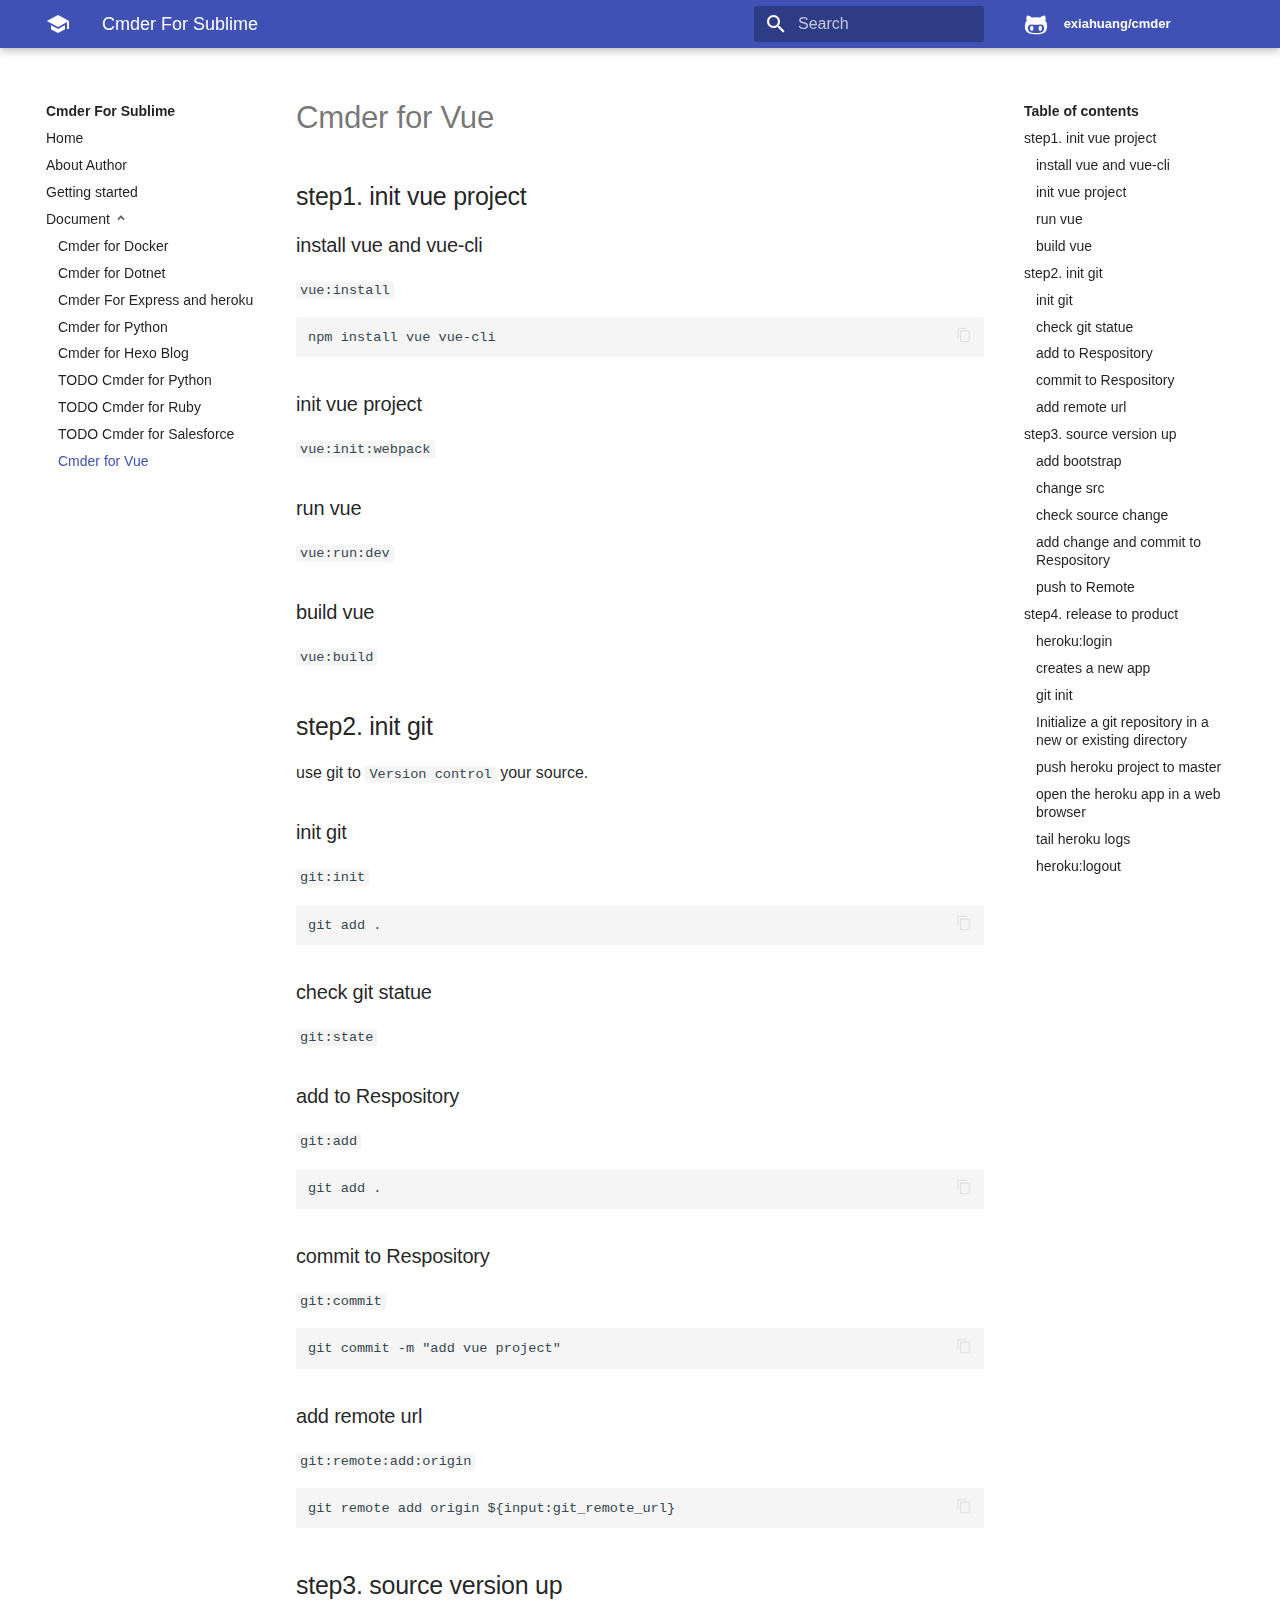
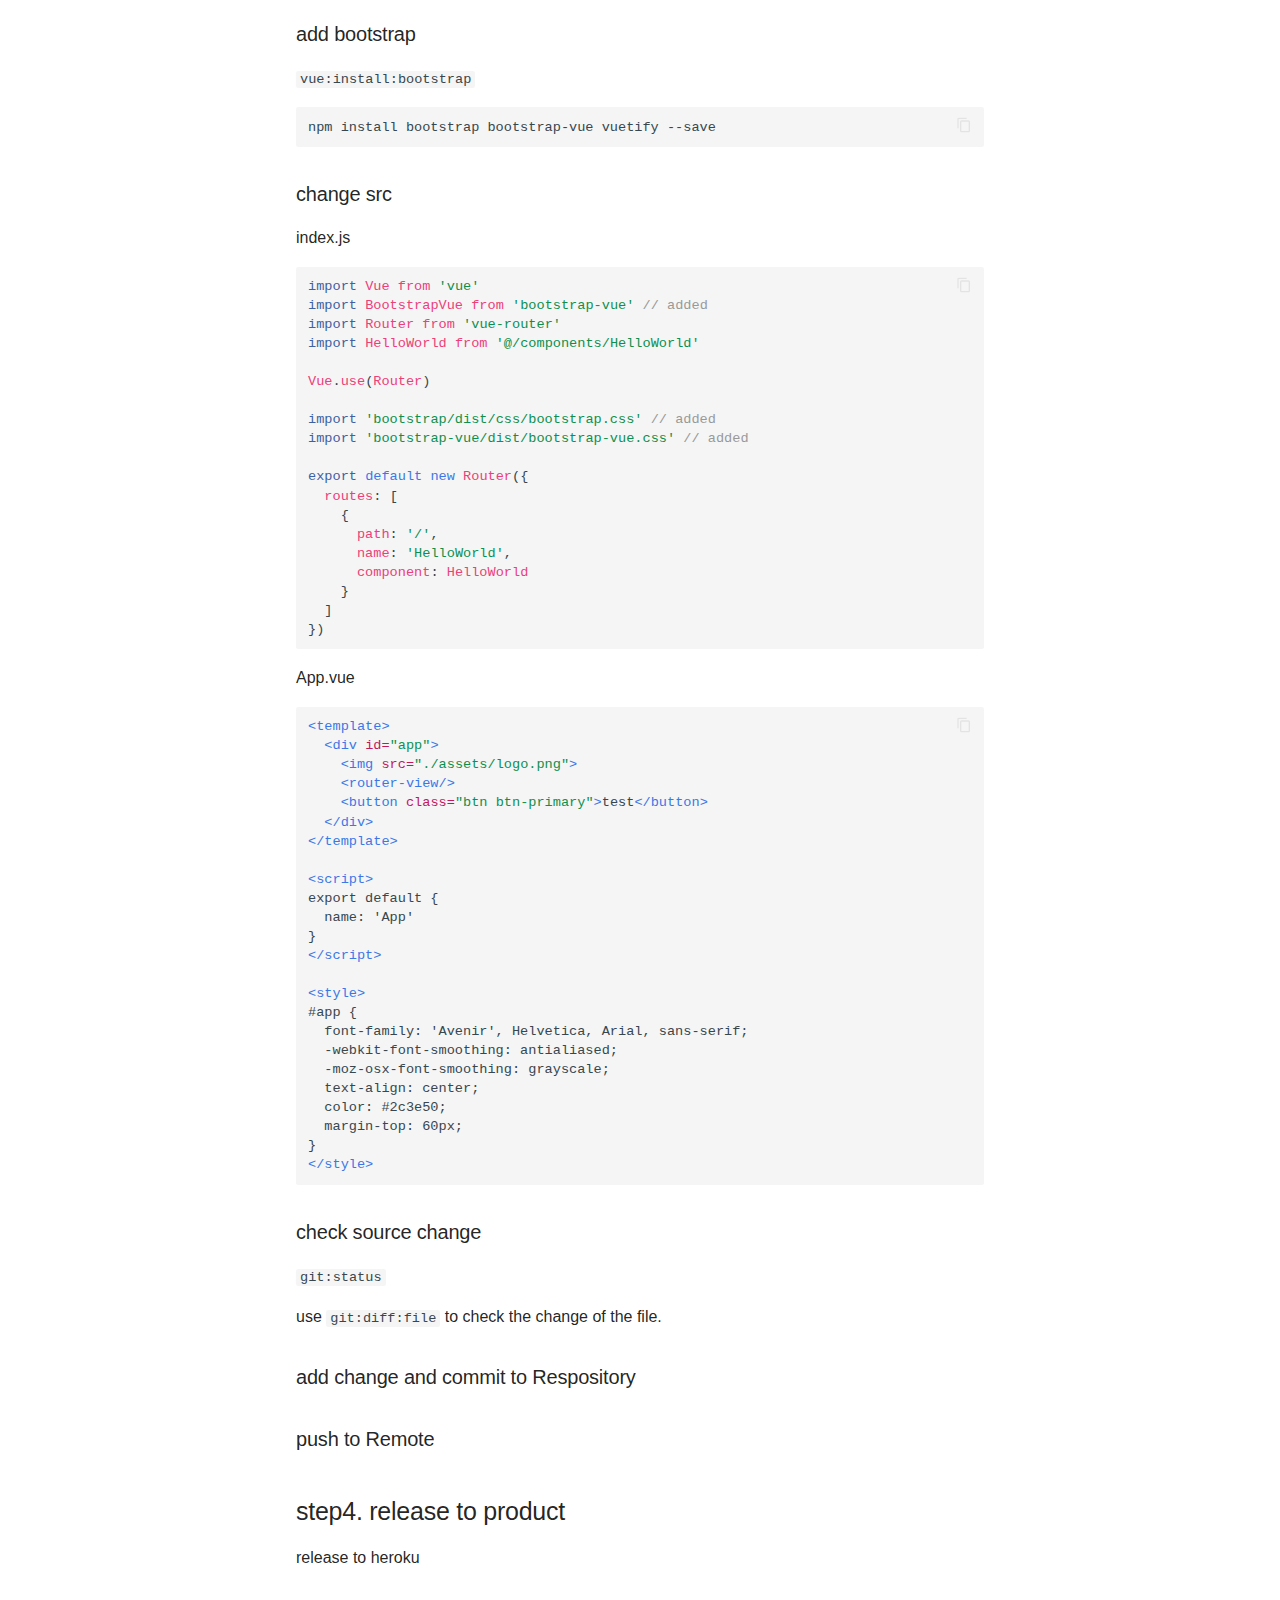
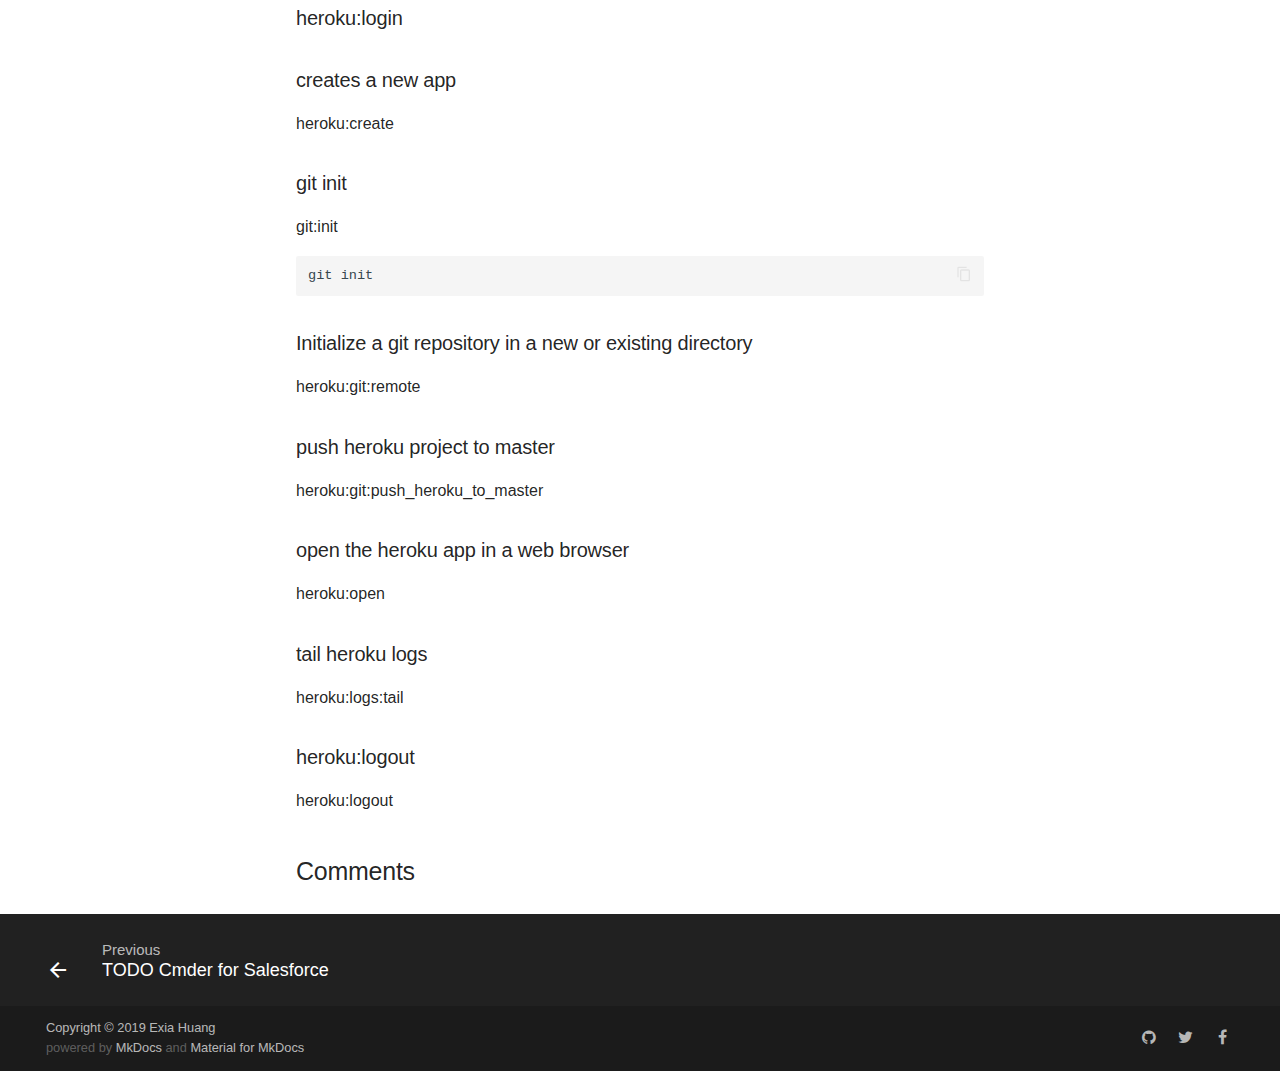
<file: document/cmder-vue/index.html>
<!doctype html>
<html lang="en" class="no-js">
  <head>
    
      <meta charset="utf-8">
      <meta name="viewport" content="width=device-width,initial-scale=1">
      <meta http-equiv="x-ua-compatible" content="ie=edge">
      
        <meta name="description" content="Cmder For Sublime Help">
      
      
        <link rel="canonical" href="http://salesforcexytools.com/Cmder/document/cmder-vue/">
      
      
        <meta name="author" content="Exia.Huang">
      
      
        <meta name="lang:clipboard.copy" content="Copy to clipboard">
      
        <meta name="lang:clipboard.copied" content="Copied to clipboard">
      
        <meta name="lang:search.language" content="en, ja">
      
        <meta name="lang:search.pipeline.stopwords" content="True">
      
        <meta name="lang:search.pipeline.trimmer" content="True">
      
        <meta name="lang:search.result.none" content="No matching documents">
      
        <meta name="lang:search.result.one" content="1 matching document">
      
        <meta name="lang:search.result.other" content="# matching documents">
      
        <meta name="lang:search.tokenizer" content="[\s\-]+">
      
      <link rel="shortcut icon" href="../../assets/images/favicon.png">
      <meta name="generator" content="mkdocs-1.1.dev0, mkdocs-material-4.4.0">
    
    
      
        <title>Cmder for Vue</title>
      
    
    
      <link rel="stylesheet" href="../../assets/stylesheets/application.0284f74d.css">
      
      
    
    
      <script src="../../assets/javascripts/modernizr.74668098.js"></script>
    
    
      
    
    <link rel="stylesheet" href="../../assets/fonts/material-icons.css">
    
    
    
      
        
<script>
  window.ga = window.ga || function() {
    (ga.q = ga.q || []).push(arguments)
  }
  ga.l = +new Date
  /* Setup integration and send page view */
  ga("create", "UA-96193717-1", "auto")
  ga("set", "anonymizeIp", true)
  ga("send", "pageview")
  /* Register handler to log search on blur */
  document.addEventListener("DOMContentLoaded", () => {
    if (document.forms.search) {
      var query = document.forms.search.query
      query.addEventListener("blur", function() {
        if (this.value) {
          var path = document.location.pathname;
          ga("send", "pageview", path + "?q=" + this.value)
        }
      })
    }
  })
</script>
<script async src="https://www.google-analytics.com/analytics.js"></script>
      
    
    
  </head>
  
    <body dir="ltr">
  
    <svg class="md-svg">
      <defs>
        
        
          <svg xmlns="http://www.w3.org/2000/svg" width="416" height="448" viewBox="0 0 416 448" id="__github"><path fill="currentColor" d="M160 304q0 10-3.125 20.5t-10.75 19T128 352t-18.125-8.5-10.75-19T96 304t3.125-20.5 10.75-19T128 256t18.125 8.5 10.75 19T160 304zm160 0q0 10-3.125 20.5t-10.75 19T288 352t-18.125-8.5-10.75-19T256 304t3.125-20.5 10.75-19T288 256t18.125 8.5 10.75 19T320 304zm40 0q0-30-17.25-51T296 232q-10.25 0-48.75 5.25Q229.5 240 208 240t-39.25-2.75Q130.75 232 120 232q-29.5 0-46.75 21T56 304q0 22 8 38.375t20.25 25.75 30.5 15 35 7.375 37.25 1.75h42q20.5 0 37.25-1.75t35-7.375 30.5-15 20.25-25.75T360 304zm56-44q0 51.75-15.25 82.75-9.5 19.25-26.375 33.25t-35.25 21.5-42.5 11.875-42.875 5.5T212 416q-19.5 0-35.5-.75t-36.875-3.125-38.125-7.5-34.25-12.875T37 371.5t-21.5-28.75Q0 312 0 260q0-59.25 34-99-6.75-20.5-6.75-42.5 0-29 12.75-54.5 27 0 47.5 9.875t47.25 30.875Q171.5 96 212 96q37 0 70 8 26.25-20.5 46.75-30.25T376 64q12.75 25.5 12.75 54.5 0 21.75-6.75 42 34 40 34 99.5z"/></svg>
        
      </defs>
    </svg>
    <input class="md-toggle" data-md-toggle="drawer" type="checkbox" id="__drawer" autocomplete="off">
    <input class="md-toggle" data-md-toggle="search" type="checkbox" id="__search" autocomplete="off">
    <label class="md-overlay" data-md-component="overlay" for="__drawer"></label>
    
      <a href="#step1-init-vue-project" tabindex="1" class="md-skip">
        Skip to content
      </a>
    
    
      <header class="md-header" data-md-component="header">
  <nav class="md-header-nav md-grid">
    <div class="md-flex">
      <div class="md-flex__cell md-flex__cell--shrink">
        <a href="http://salesforcexytools.com/Cmder/" title="Cmder For Sublime" class="md-header-nav__button md-logo">
          
            <i class="md-icon"></i>
          
        </a>
      </div>
      <div class="md-flex__cell md-flex__cell--shrink">
        <label class="md-icon md-icon--menu md-header-nav__button" for="__drawer"></label>
      </div>
      <div class="md-flex__cell md-flex__cell--stretch">
        <div class="md-flex__ellipsis md-header-nav__title" data-md-component="title">
          
            <span class="md-header-nav__topic">
              Cmder For Sublime
            </span>
            <span class="md-header-nav__topic">
              
                Cmder for Vue
              
            </span>
          
        </div>
      </div>
      <div class="md-flex__cell md-flex__cell--shrink">
        
          <label class="md-icon md-icon--search md-header-nav__button" for="__search"></label>
          
<div class="md-search" data-md-component="search" role="dialog">
  <label class="md-search__overlay" for="__search"></label>
  <div class="md-search__inner" role="search">
    <form class="md-search__form" name="search">
      <input type="text" class="md-search__input" name="query" placeholder="Search" autocapitalize="off" autocorrect="off" autocomplete="off" spellcheck="false" data-md-component="query" data-md-state="active">
      <label class="md-icon md-search__icon" for="__search"></label>
      <button type="reset" class="md-icon md-search__icon" data-md-component="reset" tabindex="-1">
        &#xE5CD;
      </button>
    </form>
    <div class="md-search__output">
      <div class="md-search__scrollwrap" data-md-scrollfix>
        <div class="md-search-result" data-md-component="result">
          <div class="md-search-result__meta">
            Type to start searching
          </div>
          <ol class="md-search-result__list"></ol>
        </div>
      </div>
    </div>
  </div>
</div>
        
      </div>
      
        <div class="md-flex__cell md-flex__cell--shrink">
          <div class="md-header-nav__source">
            


  

<a href="https://github.com/exiahuang/cmder" title="Go to repository" class="md-source" data-md-source="github">
  
    <div class="md-source__icon">
      <svg viewBox="0 0 24 24" width="24" height="24">
        <use xlink:href="#__github" width="24" height="24"></use>
      </svg>
    </div>
  
  <div class="md-source__repository">
    exiahuang/cmder
  </div>
</a>
          </div>
        </div>
      
    </div>
  </nav>
</header>
    
    <div class="md-container">
      
        
      
      
      <main class="md-main">
        <div class="md-main__inner md-grid" data-md-component="container">
          
            
              <div class="md-sidebar md-sidebar--primary" data-md-component="navigation">
                <div class="md-sidebar__scrollwrap">
                  <div class="md-sidebar__inner">
                    <nav class="md-nav md-nav--primary" data-md-level="0">
  <label class="md-nav__title md-nav__title--site" for="__drawer">
    <a href="http://salesforcexytools.com/Cmder/" title="Cmder For Sublime" class="md-nav__button md-logo">
      
        <i class="md-icon"></i>
      
    </a>
    Cmder For Sublime
  </label>
  
    <div class="md-nav__source">
      


  

<a href="https://github.com/exiahuang/cmder" title="Go to repository" class="md-source" data-md-source="github">
  
    <div class="md-source__icon">
      <svg viewBox="0 0 24 24" width="24" height="24">
        <use xlink:href="#__github" width="24" height="24"></use>
      </svg>
    </div>
  
  <div class="md-source__repository">
    exiahuang/cmder
  </div>
</a>
    </div>
  
  <ul class="md-nav__list" data-md-scrollfix>
    
      
      
      


  <li class="md-nav__item">
    <a href="../.." title="Home" class="md-nav__link">
      Home
    </a>
  </li>

    
      
      
      


  <li class="md-nav__item">
    <a href="../../about-author/" title="About Author" class="md-nav__link">
      About Author
    </a>
  </li>

    
      
      
      


  <li class="md-nav__item">
    <a href="../../getting-started/" title="Getting started" class="md-nav__link">
      Getting started
    </a>
  </li>

    
      
      
      

  


  <li class="md-nav__item md-nav__item--active md-nav__item--nested">
    
      <input class="md-toggle md-nav__toggle" data-md-toggle="nav-4" type="checkbox" id="nav-4" checked>
    
    <label class="md-nav__link" for="nav-4">
      Document
    </label>
    <nav class="md-nav" data-md-component="collapsible" data-md-level="1">
      <label class="md-nav__title" for="nav-4">
        Document
      </label>
      <ul class="md-nav__list" data-md-scrollfix>
        
        
          
          
          


  <li class="md-nav__item">
    <a href="../cmder-docker/" title="Cmder for Docker" class="md-nav__link">
      Cmder for Docker
    </a>
  </li>

        
          
          
          


  <li class="md-nav__item">
    <a href="../cmder-dotnet/" title="Cmder for Dotnet" class="md-nav__link">
      Cmder for Dotnet
    </a>
  </li>

        
          
          
          


  <li class="md-nav__item">
    <a href="../cmder-express/" title="Cmder For Express and heroku" class="md-nav__link">
      Cmder For Express and heroku
    </a>
  </li>

        
          
          
          


  <li class="md-nav__item">
    <a href="../cmder-git/" title="Cmder for Python" class="md-nav__link">
      Cmder for Python
    </a>
  </li>

        
          
          
          


  <li class="md-nav__item">
    <a href="../cmder-hexo/" title="Cmder for Hexo Blog" class="md-nav__link">
      Cmder for Hexo Blog
    </a>
  </li>

        
          
          
          


  <li class="md-nav__item">
    <a href="../cmder-python/" title="TODO Cmder for Python" class="md-nav__link">
      TODO Cmder for Python
    </a>
  </li>

        
          
          
          


  <li class="md-nav__item">
    <a href="../cmder-ruby/" title="TODO Cmder for Ruby" class="md-nav__link">
      TODO Cmder for Ruby
    </a>
  </li>

        
          
          
          


  <li class="md-nav__item">
    <a href="../cmder-sfdc/" title="TODO Cmder for Salesforce" class="md-nav__link">
      TODO Cmder for Salesforce
    </a>
  </li>

        
          
          
          

  


  <li class="md-nav__item md-nav__item--active">
    
    <input class="md-toggle md-nav__toggle" data-md-toggle="toc" type="checkbox" id="__toc">
    
    
      <label class="md-nav__link md-nav__link--active" for="__toc">
        Cmder for Vue
      </label>
    
    <a href="./" title="Cmder for Vue" class="md-nav__link md-nav__link--active">
      Cmder for Vue
    </a>
    
      
<nav class="md-nav md-nav--secondary">
  
  
  
    <label class="md-nav__title" for="__toc">Table of contents</label>
    <ul class="md-nav__list" data-md-scrollfix>
      
        <li class="md-nav__item">
  <a href="#step1-init-vue-project" title="step1. init vue project" class="md-nav__link">
    step1. init vue project
  </a>
  
    <nav class="md-nav">
      <ul class="md-nav__list">
        
          <li class="md-nav__item">
  <a href="#install-vue-and-vue-cli" title="install vue and vue-cli" class="md-nav__link">
    install vue and vue-cli
  </a>
  
</li>
        
          <li class="md-nav__item">
  <a href="#init-vue-project" title="init vue project" class="md-nav__link">
    init vue project
  </a>
  
</li>
        
          <li class="md-nav__item">
  <a href="#run-vue" title="run vue" class="md-nav__link">
    run vue
  </a>
  
</li>
        
          <li class="md-nav__item">
  <a href="#build-vue" title="build vue" class="md-nav__link">
    build vue
  </a>
  
</li>
        
      </ul>
    </nav>
  
</li>
      
        <li class="md-nav__item">
  <a href="#step2-init-git" title="step2. init git" class="md-nav__link">
    step2. init git
  </a>
  
    <nav class="md-nav">
      <ul class="md-nav__list">
        
          <li class="md-nav__item">
  <a href="#init-git" title="init git" class="md-nav__link">
    init git
  </a>
  
</li>
        
          <li class="md-nav__item">
  <a href="#check-git-statue" title="check git statue" class="md-nav__link">
    check git statue
  </a>
  
</li>
        
          <li class="md-nav__item">
  <a href="#add-to-respository" title="add to Respository" class="md-nav__link">
    add to Respository
  </a>
  
</li>
        
          <li class="md-nav__item">
  <a href="#commit-to-respository" title="commit to Respository" class="md-nav__link">
    commit to Respository
  </a>
  
</li>
        
          <li class="md-nav__item">
  <a href="#add-remote-url" title="add remote url" class="md-nav__link">
    add remote url
  </a>
  
</li>
        
      </ul>
    </nav>
  
</li>
      
        <li class="md-nav__item">
  <a href="#step3-source-version-up" title="step3. source version up" class="md-nav__link">
    step3. source version up
  </a>
  
    <nav class="md-nav">
      <ul class="md-nav__list">
        
          <li class="md-nav__item">
  <a href="#add-bootstrap" title="add bootstrap" class="md-nav__link">
    add bootstrap
  </a>
  
</li>
        
          <li class="md-nav__item">
  <a href="#change-src" title="change src" class="md-nav__link">
    change src
  </a>
  
</li>
        
          <li class="md-nav__item">
  <a href="#check-source-change" title="check source change" class="md-nav__link">
    check source change
  </a>
  
</li>
        
          <li class="md-nav__item">
  <a href="#add-change-and-commit-to-respository" title="add change and commit to Respository" class="md-nav__link">
    add change and commit to Respository
  </a>
  
</li>
        
          <li class="md-nav__item">
  <a href="#push-to-remote" title="push to Remote" class="md-nav__link">
    push to Remote
  </a>
  
</li>
        
      </ul>
    </nav>
  
</li>
      
        <li class="md-nav__item">
  <a href="#step4-release-to-product" title="step4. release to product" class="md-nav__link">
    step4. release to product
  </a>
  
    <nav class="md-nav">
      <ul class="md-nav__list">
        
          <li class="md-nav__item">
  <a href="#herokulogin" title="heroku:login" class="md-nav__link">
    heroku:login
  </a>
  
</li>
        
          <li class="md-nav__item">
  <a href="#creates-a-new-app" title="creates a new app" class="md-nav__link">
    creates a new app
  </a>
  
</li>
        
          <li class="md-nav__item">
  <a href="#git-init" title="git init" class="md-nav__link">
    git init
  </a>
  
</li>
        
          <li class="md-nav__item">
  <a href="#initialize-a-git-repository-in-a-new-or-existing-directory" title="Initialize a git repository in a new or existing directory" class="md-nav__link">
    Initialize a git repository in a new or existing directory
  </a>
  
</li>
        
          <li class="md-nav__item">
  <a href="#push-heroku-project-to-master" title="push heroku project to master" class="md-nav__link">
    push heroku project to master
  </a>
  
</li>
        
          <li class="md-nav__item">
  <a href="#open-the-heroku-app-in-a-web-browser" title="open the heroku app in a web browser" class="md-nav__link">
    open the heroku app in a web browser
  </a>
  
</li>
        
          <li class="md-nav__item">
  <a href="#tail-heroku-logs" title="tail heroku logs" class="md-nav__link">
    tail heroku logs
  </a>
  
</li>
        
          <li class="md-nav__item">
  <a href="#herokulogout" title="heroku:logout" class="md-nav__link">
    heroku:logout
  </a>
  
</li>
        
      </ul>
    </nav>
  
</li>
      
      
      
      
      
        <li class="md-nav__item">
          <a href="#__comments" title="Comments" class="md-nav__link md-nav__link--active">
            Comments
          </a>
        </li>
      
    </ul>
  
</nav>
    
  </li>

        
      </ul>
    </nav>
  </li>

    
  </ul>
</nav>
                  </div>
                </div>
              </div>
            
            
              <div class="md-sidebar md-sidebar--secondary" data-md-component="toc">
                <div class="md-sidebar__scrollwrap">
                  <div class="md-sidebar__inner">
                    
<nav class="md-nav md-nav--secondary">
  
  
  
    <label class="md-nav__title" for="__toc">Table of contents</label>
    <ul class="md-nav__list" data-md-scrollfix>
      
        <li class="md-nav__item">
  <a href="#step1-init-vue-project" title="step1. init vue project" class="md-nav__link">
    step1. init vue project
  </a>
  
    <nav class="md-nav">
      <ul class="md-nav__list">
        
          <li class="md-nav__item">
  <a href="#install-vue-and-vue-cli" title="install vue and vue-cli" class="md-nav__link">
    install vue and vue-cli
  </a>
  
</li>
        
          <li class="md-nav__item">
  <a href="#init-vue-project" title="init vue project" class="md-nav__link">
    init vue project
  </a>
  
</li>
        
          <li class="md-nav__item">
  <a href="#run-vue" title="run vue" class="md-nav__link">
    run vue
  </a>
  
</li>
        
          <li class="md-nav__item">
  <a href="#build-vue" title="build vue" class="md-nav__link">
    build vue
  </a>
  
</li>
        
      </ul>
    </nav>
  
</li>
      
        <li class="md-nav__item">
  <a href="#step2-init-git" title="step2. init git" class="md-nav__link">
    step2. init git
  </a>
  
    <nav class="md-nav">
      <ul class="md-nav__list">
        
          <li class="md-nav__item">
  <a href="#init-git" title="init git" class="md-nav__link">
    init git
  </a>
  
</li>
        
          <li class="md-nav__item">
  <a href="#check-git-statue" title="check git statue" class="md-nav__link">
    check git statue
  </a>
  
</li>
        
          <li class="md-nav__item">
  <a href="#add-to-respository" title="add to Respository" class="md-nav__link">
    add to Respository
  </a>
  
</li>
        
          <li class="md-nav__item">
  <a href="#commit-to-respository" title="commit to Respository" class="md-nav__link">
    commit to Respository
  </a>
  
</li>
        
          <li class="md-nav__item">
  <a href="#add-remote-url" title="add remote url" class="md-nav__link">
    add remote url
  </a>
  
</li>
        
      </ul>
    </nav>
  
</li>
      
        <li class="md-nav__item">
  <a href="#step3-source-version-up" title="step3. source version up" class="md-nav__link">
    step3. source version up
  </a>
  
    <nav class="md-nav">
      <ul class="md-nav__list">
        
          <li class="md-nav__item">
  <a href="#add-bootstrap" title="add bootstrap" class="md-nav__link">
    add bootstrap
  </a>
  
</li>
        
          <li class="md-nav__item">
  <a href="#change-src" title="change src" class="md-nav__link">
    change src
  </a>
  
</li>
        
          <li class="md-nav__item">
  <a href="#check-source-change" title="check source change" class="md-nav__link">
    check source change
  </a>
  
</li>
        
          <li class="md-nav__item">
  <a href="#add-change-and-commit-to-respository" title="add change and commit to Respository" class="md-nav__link">
    add change and commit to Respository
  </a>
  
</li>
        
          <li class="md-nav__item">
  <a href="#push-to-remote" title="push to Remote" class="md-nav__link">
    push to Remote
  </a>
  
</li>
        
      </ul>
    </nav>
  
</li>
      
        <li class="md-nav__item">
  <a href="#step4-release-to-product" title="step4. release to product" class="md-nav__link">
    step4. release to product
  </a>
  
    <nav class="md-nav">
      <ul class="md-nav__list">
        
          <li class="md-nav__item">
  <a href="#herokulogin" title="heroku:login" class="md-nav__link">
    heroku:login
  </a>
  
</li>
        
          <li class="md-nav__item">
  <a href="#creates-a-new-app" title="creates a new app" class="md-nav__link">
    creates a new app
  </a>
  
</li>
        
          <li class="md-nav__item">
  <a href="#git-init" title="git init" class="md-nav__link">
    git init
  </a>
  
</li>
        
          <li class="md-nav__item">
  <a href="#initialize-a-git-repository-in-a-new-or-existing-directory" title="Initialize a git repository in a new or existing directory" class="md-nav__link">
    Initialize a git repository in a new or existing directory
  </a>
  
</li>
        
          <li class="md-nav__item">
  <a href="#push-heroku-project-to-master" title="push heroku project to master" class="md-nav__link">
    push heroku project to master
  </a>
  
</li>
        
          <li class="md-nav__item">
  <a href="#open-the-heroku-app-in-a-web-browser" title="open the heroku app in a web browser" class="md-nav__link">
    open the heroku app in a web browser
  </a>
  
</li>
        
          <li class="md-nav__item">
  <a href="#tail-heroku-logs" title="tail heroku logs" class="md-nav__link">
    tail heroku logs
  </a>
  
</li>
        
          <li class="md-nav__item">
  <a href="#herokulogout" title="heroku:logout" class="md-nav__link">
    heroku:logout
  </a>
  
</li>
        
      </ul>
    </nav>
  
</li>
      
      
      
      
      
        <li class="md-nav__item">
          <a href="#__comments" title="Comments" class="md-nav__link md-nav__link--active">
            Comments
          </a>
        </li>
      
    </ul>
  
</nav>
                  </div>
                </div>
              </div>
            
          
          <div class="md-content">
            <article class="md-content__inner md-typeset">
              
                
                
                  <h1>Cmder for Vue</h1>
                
                <h2 id="step1-init-vue-project">step1. init vue project<a class="headerlink" href="#step1-init-vue-project" title="Permanent link">&para;</a></h2>
<h3 id="install-vue-and-vue-cli">install vue and vue-cli<a class="headerlink" href="#install-vue-and-vue-cli" title="Permanent link">&para;</a></h3>
<p><code>vue:install</code></p>
<div class="codehilite"><pre><span></span>npm install vue vue-cli
</pre></div>

<h3 id="init-vue-project">init vue project<a class="headerlink" href="#init-vue-project" title="Permanent link">&para;</a></h3>
<p><code>vue:init:webpack</code></p>
<h3 id="run-vue">run vue<a class="headerlink" href="#run-vue" title="Permanent link">&para;</a></h3>
<p><code>vue:run:dev</code></p>
<h3 id="build-vue">build vue<a class="headerlink" href="#build-vue" title="Permanent link">&para;</a></h3>
<p><code>vue:build</code></p>
<h2 id="step2-init-git">step2. init git<a class="headerlink" href="#step2-init-git" title="Permanent link">&para;</a></h2>
<p>use git to <code>Version control</code> your source.</p>
<h3 id="init-git">init git<a class="headerlink" href="#init-git" title="Permanent link">&para;</a></h3>
<p><code>git:init</code></p>
<div class="codehilite"><pre><span></span>git add .
</pre></div>

<h3 id="check-git-statue">check git statue<a class="headerlink" href="#check-git-statue" title="Permanent link">&para;</a></h3>
<p><code>git:state</code></p>
<h3 id="add-to-respository">add to Respository<a class="headerlink" href="#add-to-respository" title="Permanent link">&para;</a></h3>
<p><code>git:add</code></p>
<div class="codehilite"><pre><span></span>git add .
</pre></div>

<h3 id="commit-to-respository">commit to Respository<a class="headerlink" href="#commit-to-respository" title="Permanent link">&para;</a></h3>
<p><code>git:commit</code></p>
<div class="codehilite"><pre><span></span>git commit -m &quot;add vue project&quot;
</pre></div>

<h3 id="add-remote-url">add remote url<a class="headerlink" href="#add-remote-url" title="Permanent link">&para;</a></h3>
<p><code>git:remote:add:origin</code></p>
<div class="codehilite"><pre><span></span>git remote add origin ${input:git_remote_url}
</pre></div>

<h2 id="step3-source-version-up">step3. source version up<a class="headerlink" href="#step3-source-version-up" title="Permanent link">&para;</a></h2>
<h3 id="add-bootstrap">add bootstrap<a class="headerlink" href="#add-bootstrap" title="Permanent link">&para;</a></h3>
<p><code>vue:install:bootstrap</code></p>
<div class="codehilite"><pre><span></span>npm install bootstrap bootstrap-vue vuetify --save
</pre></div>

<h3 id="change-src">change src<a class="headerlink" href="#change-src" title="Permanent link">&para;</a></h3>
<p>index.js</p>
<div class="codehilite"><pre><span></span><span class="kr">import</span> <span class="nx">Vue</span> <span class="nx">from</span> <span class="s1">&#39;vue&#39;</span>
<span class="kr">import</span> <span class="nx">BootstrapVue</span> <span class="nx">from</span> <span class="s1">&#39;bootstrap-vue&#39;</span> <span class="c1">// added</span>
<span class="kr">import</span> <span class="nx">Router</span> <span class="nx">from</span> <span class="s1">&#39;vue-router&#39;</span>
<span class="kr">import</span> <span class="nx">HelloWorld</span> <span class="nx">from</span> <span class="s1">&#39;@/components/HelloWorld&#39;</span>

<span class="nx">Vue</span><span class="p">.</span><span class="nx">use</span><span class="p">(</span><span class="nx">Router</span><span class="p">)</span>

<span class="kr">import</span> <span class="s1">&#39;bootstrap/dist/css/bootstrap.css&#39;</span> <span class="c1">// added</span>
<span class="kr">import</span> <span class="s1">&#39;bootstrap-vue/dist/bootstrap-vue.css&#39;</span> <span class="c1">// added</span>

<span class="kr">export</span> <span class="k">default</span> <span class="k">new</span> <span class="nx">Router</span><span class="p">({</span>
  <span class="nx">routes</span><span class="o">:</span> <span class="p">[</span>
    <span class="p">{</span>
      <span class="nx">path</span><span class="o">:</span> <span class="s1">&#39;/&#39;</span><span class="p">,</span>
      <span class="nx">name</span><span class="o">:</span> <span class="s1">&#39;HelloWorld&#39;</span><span class="p">,</span>
      <span class="nx">component</span><span class="o">:</span> <span class="nx">HelloWorld</span>
    <span class="p">}</span>
  <span class="p">]</span>
<span class="p">})</span>
</pre></div>

<p>App.vue</p>
<div class="codehilite"><pre><span></span><span class="nt">&lt;template&gt;</span>
  <span class="nt">&lt;div</span> <span class="na">id=</span><span class="s">&quot;app&quot;</span><span class="nt">&gt;</span>
    <span class="nt">&lt;img</span> <span class="na">src=</span><span class="s">&quot;./assets/logo.png&quot;</span><span class="nt">&gt;</span>
    <span class="nt">&lt;router-view/&gt;</span>
    <span class="nt">&lt;button</span> <span class="na">class=</span><span class="s">&quot;btn btn-primary&quot;</span><span class="nt">&gt;</span>test<span class="nt">&lt;/button&gt;</span>
  <span class="nt">&lt;/div&gt;</span>
<span class="nt">&lt;/template&gt;</span>

<span class="nt">&lt;script&gt;</span>
export default {
  name: &#39;App&#39;
}
<span class="nt">&lt;/script&gt;</span>

<span class="nt">&lt;style&gt;</span>
#app {
  font-family: &#39;Avenir&#39;, Helvetica, Arial, sans-serif;
  -webkit-font-smoothing: antialiased;
  -moz-osx-font-smoothing: grayscale;
  text-align: center;
  color: #2c3e50;
  margin-top: 60px;
}
<span class="nt">&lt;/style&gt;</span>
</pre></div>

<h3 id="check-source-change">check source change<a class="headerlink" href="#check-source-change" title="Permanent link">&para;</a></h3>
<p><code>git:status</code></p>
<p>use <code>git:diff:file</code> to check the change of the file.</p>
<h3 id="add-change-and-commit-to-respository">add change and commit to Respository<a class="headerlink" href="#add-change-and-commit-to-respository" title="Permanent link">&para;</a></h3>
<h3 id="push-to-remote">push to Remote<a class="headerlink" href="#push-to-remote" title="Permanent link">&para;</a></h3>
<h2 id="step4-release-to-product">step4. release to product<a class="headerlink" href="#step4-release-to-product" title="Permanent link">&para;</a></h2>
<p>release to heroku</p>
<h3 id="herokulogin">heroku:login<a class="headerlink" href="#herokulogin" title="Permanent link">&para;</a></h3>
<h3 id="creates-a-new-app">creates a new app<a class="headerlink" href="#creates-a-new-app" title="Permanent link">&para;</a></h3>
<p>heroku:create</p>
<h3 id="git-init">git init<a class="headerlink" href="#git-init" title="Permanent link">&para;</a></h3>
<p>git:init
<div class="codehilite"><pre><span></span>git init
</pre></div></p>
<h3 id="initialize-a-git-repository-in-a-new-or-existing-directory">Initialize a git repository in a new or existing directory<a class="headerlink" href="#initialize-a-git-repository-in-a-new-or-existing-directory" title="Permanent link">&para;</a></h3>
<p>heroku:git:remote</p>
<h3 id="push-heroku-project-to-master">push heroku project to master<a class="headerlink" href="#push-heroku-project-to-master" title="Permanent link">&para;</a></h3>
<p>heroku:git:push_heroku_to_master</p>
<h3 id="open-the-heroku-app-in-a-web-browser">open the heroku app in a web browser<a class="headerlink" href="#open-the-heroku-app-in-a-web-browser" title="Permanent link">&para;</a></h3>
<p>heroku:open</p>
<h3 id="tail-heroku-logs">tail heroku logs<a class="headerlink" href="#tail-heroku-logs" title="Permanent link">&para;</a></h3>
<p>heroku:logs:tail</p>
<h3 id="herokulogout">heroku:logout<a class="headerlink" href="#herokulogout" title="Permanent link">&para;</a></h3>
<p>heroku:logout</p>
                
                  
                
              
              
                


  <h2 id="__comments">Comments</h2>
  <div id="disqus_thread"></div>
  <script>
    var disqus_config = function () {
      this.page.url = "http://salesforcexytools.com/Cmder/document/cmder-vue/";
      this.page.identifier =
        "document/cmder-vue/";
    };
    (function() {
      var d = document, s = d.createElement("script");
      s.src = "//salesforcexytools.disqus.com/embed.js";
      s.setAttribute("data-timestamp", +new Date());
      (d.head || d.body).appendChild(s);
    })();
  </script>

              
            </article>
          </div>
        </div>
      </main>
      
        
<footer class="md-footer">
  
    <div class="md-footer-nav">
      <nav class="md-footer-nav__inner md-grid">
        
          <a href="../cmder-sfdc/" title="TODO Cmder for Salesforce" class="md-flex md-footer-nav__link md-footer-nav__link--prev" rel="prev">
            <div class="md-flex__cell md-flex__cell--shrink">
              <i class="md-icon md-icon--arrow-back md-footer-nav__button"></i>
            </div>
            <div class="md-flex__cell md-flex__cell--stretch md-footer-nav__title">
              <span class="md-flex__ellipsis">
                <span class="md-footer-nav__direction">
                  Previous
                </span>
                TODO Cmder for Salesforce
              </span>
            </div>
          </a>
        
        
      </nav>
    </div>
  
  <div class="md-footer-meta md-typeset">
    <div class="md-footer-meta__inner md-grid">
      <div class="md-footer-copyright">
        
          <div class="md-footer-copyright__highlight">
            Copyright &copy; 2019 Exia Huang
          </div>
        
        powered by
        <a href="https://www.mkdocs.org">MkDocs</a>
        and
        <a href="https://squidfunk.github.io/mkdocs-material/">
          Material for MkDocs</a>
      </div>
      
  <div class="md-footer-social">
    <link rel="stylesheet" href="../../assets/fonts/font-awesome.css">
    
      <a href="https://github.com/exiahuang" class="md-footer-social__link fa fa-github"></a>
    
      <a href="https://twitter.com/ExiaSfdc" class="md-footer-social__link fa fa-twitter"></a>
    
      <a href="https://www.facebook.com/profile.php?id=100015890262852" class="md-footer-social__link fa fa-facebook"></a>
    
  </div>

    </div>
  </div>
</footer>
      
    </div>
    
      <script src="../../assets/javascripts/application.245445c6.js"></script>
      
        
        
          
          <script src="../../assets/javascripts/lunr/lunr.stemmer.support.js"></script>
          
            
          
            
              
                <script src="../../assets/javascripts/lunr/tinyseg.js"></script>
              
              
                <script src="../../assets/javascripts/lunr/lunr.ja.js"></script>
              
            
          
          
            <script src="../../assets/javascripts/lunr/lunr.multi.js"></script>
          
        
      
      <script>app.initialize({version:"1.1.dev0",url:{base:"../.."}})</script>
      
    
  </body>
</html>
</file>
<file: assets/stylesheets/application.0284f74d.css>
@charset "UTF-8";html{box-sizing:border-box}*,:after,:before{box-sizing:inherit}html{-webkit-text-size-adjust:none;-moz-text-size-adjust:none;-ms-text-size-adjust:none;text-size-adjust:none}body{margin:0}hr{overflow:visible;box-sizing:content-box}a{-webkit-text-decoration-skip:objects}a,button,input,label{-webkit-tap-highlight-color:transparent}a{color:inherit;text-decoration:none}small,sub,sup{font-size:80%}sub,sup{position:relative;line-height:0;vertical-align:baseline}sub{bottom:-.25em}sup{top:-.5em}img{border-style:none}table{border-collapse:separate;border-spacing:0}td,th{font-weight:400;vertical-align:top}button{margin:0;padding:0;border:0;outline-style:none;background:transparent;font-size:inherit}input{border:0;outline:0}.md-clipboard:before,.md-icon,.md-nav__button,.md-nav__link:after,.md-nav__title:before,.md-search-result__article--document:before,.md-source-file:before,.md-typeset .admonition>.admonition-title:before,.md-typeset .admonition>summary:before,.md-typeset .critic.comment:before,.md-typeset .footnote-backref,.md-typeset .task-list-control .task-list-indicator:before,.md-typeset details>.admonition-title:before,.md-typeset details>summary:before,.md-typeset summary:after{font-family:Material Icons;font-style:normal;font-variant:normal;font-weight:400;line-height:1;text-transform:none;white-space:nowrap;speak:none;word-wrap:normal;direction:ltr}.md-content__icon,.md-footer-nav__button,.md-header-nav__button,.md-nav__button,.md-nav__title:before,.md-search-result__article--document:before{display:inline-block;margin:.2rem;padding:.4rem;font-size:1.2rem;cursor:pointer}.md-icon--arrow-back:before{content:""}.md-icon--arrow-forward:before{content:""}.md-icon--menu:before{content:""}.md-icon--search:before{content:""}[dir=rtl] .md-icon--arrow-back:before{content:""}[dir=rtl] .md-icon--arrow-forward:before{content:""}body{-webkit-font-smoothing:antialiased;-moz-osx-font-smoothing:grayscale}body,input{color:rgba(0,0,0,.87);-webkit-font-feature-settings:"kern","liga";font-feature-settings:"kern","liga";font-family:Helvetica Neue,Helvetica,Arial,sans-serif}code,kbd,pre{color:rgba(0,0,0,.87);-webkit-font-feature-settings:"kern";font-feature-settings:"kern";font-family:Courier New,Courier,monospace}.md-typeset{font-size:.8rem;line-height:1.6;-webkit-print-color-adjust:exact}.md-typeset blockquote,.md-typeset ol,.md-typeset p,.md-typeset ul{margin:1em 0}.md-typeset h1{margin:0 0 2rem;color:rgba(0,0,0,.54);font-size:1.5625rem;line-height:1.3}.md-typeset h1,.md-typeset h2{font-weight:300;letter-spacing:-.01em}.md-typeset h2{margin:2rem 0 .8rem;font-size:1.25rem;line-height:1.4}.md-typeset h3{margin:1.6rem 0 .8rem;font-size:1rem;font-weight:400;letter-spacing:-.01em;line-height:1.5}.md-typeset h2+h3{margin-top:.8rem}.md-typeset h4{font-size:.8rem}.md-typeset h4,.md-typeset h5,.md-typeset h6{margin:.8rem 0;font-weight:700;letter-spacing:-.01em}.md-typeset h5,.md-typeset h6{color:rgba(0,0,0,.54);font-size:.64rem}.md-typeset h5{text-transform:uppercase}.md-typeset hr{margin:1.5em 0;border-bottom:.05rem dotted rgba(0,0,0,.26)}.md-typeset a{color:#3f51b5;word-break:break-word}.md-typeset a,.md-typeset a:before{transition:color .125s}.md-typeset a:active,.md-typeset a:hover{color:#536dfe}.md-typeset code,.md-typeset pre{background-color:hsla(0,0%,92.5%,.5);color:#37474f;font-size:85%;direction:ltr}.md-typeset code{margin:0 .29412em;padding:.07353em 0;border-radius:.1rem;box-shadow:.29412em 0 0 hsla(0,0%,92.5%,.5),-.29412em 0 0 hsla(0,0%,92.5%,.5);word-break:break-word;-webkit-box-decoration-break:clone;box-decoration-break:clone}.md-typeset h1 code,.md-typeset h2 code,.md-typeset h3 code,.md-typeset h4 code,.md-typeset h5 code,.md-typeset h6 code{margin:0;background-color:transparent;box-shadow:none}.md-typeset a>code{margin:inherit;padding:inherit;border-radius:initial;background-color:inherit;color:inherit;box-shadow:none}.md-typeset pre{position:relative;margin:1em 0;border-radius:.1rem;line-height:1.4;-webkit-overflow-scrolling:touch}.md-typeset pre>code{display:block;margin:0;padding:.525rem .6rem;background-color:transparent;font-size:inherit;box-shadow:none;-webkit-box-decoration-break:slice;box-decoration-break:slice;overflow:auto}.md-typeset pre>code::-webkit-scrollbar{width:.2rem;height:.2rem}.md-typeset pre>code::-webkit-scrollbar-thumb{background-color:rgba(0,0,0,.26)}.md-typeset pre>code::-webkit-scrollbar-thumb:hover{background-color:#536dfe}.md-typeset kbd{padding:0 .29412em;border-radius:.15rem;border:.05rem solid #c9c9c9;border-bottom-color:#bcbcbc;background-color:#fcfcfc;color:#555;font-size:85%;box-shadow:0 .05rem 0 #b0b0b0;word-break:break-word}.md-typeset mark{margin:0 .25em;padding:.0625em 0;border-radius:.1rem;background-color:rgba(255,235,59,.5);box-shadow:.25em 0 0 rgba(255,235,59,.5),-.25em 0 0 rgba(255,235,59,.5);word-break:break-word;-webkit-box-decoration-break:clone;box-decoration-break:clone}.md-typeset abbr{border-bottom:.05rem dotted rgba(0,0,0,.54);text-decoration:none;cursor:help}.md-typeset small{opacity:.75}.md-typeset sub,.md-typeset sup{margin-left:.07812em}[dir=rtl] .md-typeset sub,[dir=rtl] .md-typeset sup{margin-right:.07812em;margin-left:0}.md-typeset blockquote{padding-left:.6rem;border-left:.2rem solid rgba(0,0,0,.26);color:rgba(0,0,0,.54)}[dir=rtl] .md-typeset blockquote{padding-right:.6rem;padding-left:0;border-right:.2rem solid rgba(0,0,0,.26);border-left:initial}.md-typeset ul{list-style-type:disc}.md-typeset ol,.md-typeset ul{margin-left:.625em;padding:0}[dir=rtl] .md-typeset ol,[dir=rtl] .md-typeset ul{margin-right:.625em;margin-left:0}.md-typeset ol ol,.md-typeset ul ol{list-style-type:lower-alpha}.md-typeset ol ol ol,.md-typeset ul ol ol{list-style-type:lower-roman}.md-typeset ol li,.md-typeset ul li{margin-bottom:.5em;margin-left:1.25em}[dir=rtl] .md-typeset ol li,[dir=rtl] .md-typeset ul li{margin-right:1.25em;margin-left:0}.md-typeset ol li blockquote,.md-typeset ol li p,.md-typeset ul li blockquote,.md-typeset ul li p{margin:.5em 0}.md-typeset ol li:last-child,.md-typeset ul li:last-child{margin-bottom:0}.md-typeset ol li ol,.md-typeset ol li ul,.md-typeset ul li ol,.md-typeset ul li ul{margin:.5em 0 .5em .625em}[dir=rtl] .md-typeset ol li ol,[dir=rtl] .md-typeset ol li ul,[dir=rtl] .md-typeset ul li ol,[dir=rtl] .md-typeset ul li ul{margin-right:.625em;margin-left:0}.md-typeset dd{margin:1em 0 1em 1.875em}[dir=rtl] .md-typeset dd{margin-right:1.875em;margin-left:0}.md-typeset iframe,.md-typeset img,.md-typeset svg{max-width:100%}.md-typeset table:not([class]){box-shadow:0 2px 2px 0 rgba(0,0,0,.14),0 1px 5px 0 rgba(0,0,0,.12),0 3px 1px -2px rgba(0,0,0,.2);display:inline-block;max-width:100%;border-radius:.1rem;font-size:.64rem;overflow:auto;-webkit-overflow-scrolling:touch}.md-typeset table:not([class])+*{margin-top:1.5em}.md-typeset table:not([class]) td:not([align]),.md-typeset table:not([class]) th:not([align]){text-align:left}[dir=rtl] .md-typeset table:not([class]) td:not([align]),[dir=rtl] .md-typeset table:not([class]) th:not([align]){text-align:right}.md-typeset table:not([class]) th{min-width:5rem;padding:.6rem .8rem;background-color:rgba(0,0,0,.54);color:#fff;vertical-align:top}.md-typeset table:not([class]) td{padding:.6rem .8rem;border-top:.05rem solid rgba(0,0,0,.07);vertical-align:top}.md-typeset table:not([class]) tr{transition:background-color .125s}.md-typeset table:not([class]) tr:hover{background-color:rgba(0,0,0,.035);box-shadow:inset 0 .05rem 0 #fff}.md-typeset table:not([class]) tr:first-child td{border-top:0}.md-typeset table:not([class]) a{word-break:normal}.md-typeset__scrollwrap{margin:1em -.8rem;overflow-x:auto;-webkit-overflow-scrolling:touch}.md-typeset .md-typeset__table{display:inline-block;margin-bottom:.5em;padding:0 .8rem}.md-typeset .md-typeset__table table{display:table;width:100%;margin:0;overflow:hidden}html{font-size:125%;overflow-x:hidden}body,html{height:100%}body{position:relative;font-size:.5rem}hr{display:block;height:.05rem;padding:0;border:0}.md-svg{display:none}.md-grid{max-width:61rem;margin-right:auto;margin-left:auto}.md-container,.md-main{overflow:auto}.md-container{display:table;width:100%;height:100%;padding-top:2.4rem;table-layout:fixed}.md-main{display:table-row;height:100%}.md-main__inner{height:100%;padding-top:1.5rem;padding-bottom:.05rem}.md-toggle{display:none}.md-overlay{position:fixed;top:0;width:0;height:0;transition:width 0s .25s,height 0s .25s,opacity .25s;background-color:rgba(0,0,0,.54);opacity:0;z-index:3}.md-flex{display:table}.md-flex__cell{display:table-cell;position:relative;vertical-align:top}.md-flex__cell--shrink{width:0}.md-flex__cell--stretch{display:table;width:100%;table-layout:fixed}.md-flex__ellipsis{display:table-cell;text-overflow:ellipsis;white-space:nowrap;overflow:hidden}.md-skip{position:fixed;width:.05rem;height:.05rem;margin:.5rem;padding:.3rem .5rem;-webkit-transform:translateY(.4rem);transform:translateY(.4rem);border-radius:.1rem;background-color:rgba(0,0,0,.87);color:#fff;font-size:.64rem;opacity:0;overflow:hidden}.md-skip:focus{width:auto;height:auto;clip:auto;-webkit-transform:translateX(0);transform:translateX(0);transition:opacity .175s 75ms,-webkit-transform .25s cubic-bezier(.4,0,.2,1);transition:transform .25s cubic-bezier(.4,0,.2,1),opacity .175s 75ms;transition:transform .25s cubic-bezier(.4,0,.2,1),opacity .175s 75ms,-webkit-transform .25s cubic-bezier(.4,0,.2,1);opacity:1;z-index:10}@page{margin:25mm}.md-clipboard{position:absolute;top:.3rem;right:.3rem;width:1.4rem;height:1.4rem;border-radius:.1rem;font-size:.8rem;cursor:pointer;z-index:1;-webkit-backface-visibility:hidden;backface-visibility:hidden}.md-clipboard:before{transition:color .25s,opacity .25s;color:rgba(0,0,0,.07);content:"\E14D"}.codehilite:hover .md-clipboard:before,.md-typeset .highlight:hover .md-clipboard:before,pre:hover .md-clipboard:before{color:rgba(0,0,0,.54)}.md-clipboard:focus:before,.md-clipboard:hover:before{color:#536dfe}.md-clipboard__message{display:block;position:absolute;top:0;right:1.7rem;padding:.3rem .5rem;-webkit-transform:translateX(.4rem);transform:translateX(.4rem);transition:opacity .175s,-webkit-transform .25s cubic-bezier(.9,.1,.9,0);transition:transform .25s cubic-bezier(.9,.1,.9,0),opacity .175s;transition:transform .25s cubic-bezier(.9,.1,.9,0),opacity .175s,-webkit-transform .25s cubic-bezier(.9,.1,.9,0);border-radius:.1rem;background-color:rgba(0,0,0,.54);color:#fff;font-size:.64rem;white-space:nowrap;opacity:0;pointer-events:none}.md-clipboard__message--active{-webkit-transform:translateX(0);transform:translateX(0);transition:opacity .175s 75ms,-webkit-transform .25s cubic-bezier(.4,0,.2,1);transition:transform .25s cubic-bezier(.4,0,.2,1),opacity .175s 75ms;transition:transform .25s cubic-bezier(.4,0,.2,1),opacity .175s 75ms,-webkit-transform .25s cubic-bezier(.4,0,.2,1);opacity:1;pointer-events:auto}.md-clipboard__message:before{content:attr(aria-label)}.md-clipboard__message:after{display:block;position:absolute;top:50%;right:-.2rem;width:0;margin-top:-.2rem;border-color:transparent rgba(0,0,0,.54);border-style:solid;border-width:.2rem 0 .2rem .2rem;content:""}.md-content__inner{margin:0 .8rem 1.2rem;padding-top:.6rem}.md-content__inner:before{display:block;height:.4rem;content:""}.md-content__inner>:last-child{margin-bottom:0}.md-content__icon{position:relative;margin:.4rem 0;padding:0;float:right}.md-typeset .md-content__icon{color:rgba(0,0,0,.26)}.md-header{position:fixed;top:0;right:0;left:0;height:2.4rem;transition:background-color .25s,color .25s;background-color:#3f51b5;color:#fff;box-shadow:none;z-index:2;-webkit-backface-visibility:hidden;backface-visibility:hidden}.no-js .md-header{transition:none;box-shadow:none}.md-header[data-md-state=shadow]{transition:background-color .25s,color .25s,box-shadow .25s;box-shadow:0 0 .2rem rgba(0,0,0,.1),0 .2rem .4rem rgba(0,0,0,.2)}.md-header-nav{padding:0 .2rem}.md-header-nav__button{position:relative;transition:opacity .25s;z-index:1}.md-header-nav__button:hover{opacity:.7}.md-header-nav__button.md-logo *{display:block}.no-js .md-header-nav__button.md-icon--search{display:none}.md-header-nav__topic{display:block;position:absolute;transition:opacity .15s,-webkit-transform .4s cubic-bezier(.1,.7,.1,1);transition:transform .4s cubic-bezier(.1,.7,.1,1),opacity .15s;transition:transform .4s cubic-bezier(.1,.7,.1,1),opacity .15s,-webkit-transform .4s cubic-bezier(.1,.7,.1,1);text-overflow:ellipsis;white-space:nowrap;overflow:hidden}.md-header-nav__topic+.md-header-nav__topic{-webkit-transform:translateX(1.25rem);transform:translateX(1.25rem);transition:opacity .15s,-webkit-transform .4s cubic-bezier(1,.7,.1,.1);transition:transform .4s cubic-bezier(1,.7,.1,.1),opacity .15s;transition:transform .4s cubic-bezier(1,.7,.1,.1),opacity .15s,-webkit-transform .4s cubic-bezier(1,.7,.1,.1);opacity:0;z-index:-1;pointer-events:none}[dir=rtl] .md-header-nav__topic+.md-header-nav__topic{-webkit-transform:translateX(-1.25rem);transform:translateX(-1.25rem)}.no-js .md-header-nav__topic{position:static}.no-js .md-header-nav__topic+.md-header-nav__topic{display:none}.md-header-nav__title{padding:0 1rem;font-size:.9rem;line-height:2.4rem}.md-header-nav__title[data-md-state=active] .md-header-nav__topic{-webkit-transform:translateX(-1.25rem);transform:translateX(-1.25rem);transition:opacity .15s,-webkit-transform .4s cubic-bezier(1,.7,.1,.1);transition:transform .4s cubic-bezier(1,.7,.1,.1),opacity .15s;transition:transform .4s cubic-bezier(1,.7,.1,.1),opacity .15s,-webkit-transform .4s cubic-bezier(1,.7,.1,.1);opacity:0;z-index:-1;pointer-events:none}[dir=rtl] .md-header-nav__title[data-md-state=active] .md-header-nav__topic{-webkit-transform:translateX(1.25rem);transform:translateX(1.25rem)}.md-header-nav__title[data-md-state=active] .md-header-nav__topic+.md-header-nav__topic{-webkit-transform:translateX(0);transform:translateX(0);transition:opacity .15s,-webkit-transform .4s cubic-bezier(.1,.7,.1,1);transition:transform .4s cubic-bezier(.1,.7,.1,1),opacity .15s;transition:transform .4s cubic-bezier(.1,.7,.1,1),opacity .15s,-webkit-transform .4s cubic-bezier(.1,.7,.1,1);opacity:1;z-index:0;pointer-events:auto}.md-header-nav__source{display:none}.md-hero{transition:background .25s;background-color:#3f51b5;color:#fff;font-size:1rem;overflow:hidden}.md-hero__inner{margin-top:1rem;padding:.8rem .8rem .4rem;transition:opacity .25s,-webkit-transform .4s cubic-bezier(.1,.7,.1,1);transition:transform .4s cubic-bezier(.1,.7,.1,1),opacity .25s;transition:transform .4s cubic-bezier(.1,.7,.1,1),opacity .25s,-webkit-transform .4s cubic-bezier(.1,.7,.1,1);transition-delay:.1s}[data-md-state=hidden] .md-hero__inner{pointer-events:none;-webkit-transform:translateY(.625rem);transform:translateY(.625rem);transition:opacity .1s 0s,-webkit-transform 0s .4s;transition:transform 0s .4s,opacity .1s 0s;transition:transform 0s .4s,opacity .1s 0s,-webkit-transform 0s .4s;opacity:0}.md-hero--expand .md-hero__inner{margin-bottom:1.2rem}.md-footer-nav{background-color:rgba(0,0,0,.87);color:#fff}.md-footer-nav__inner{padding:.2rem;overflow:auto}.md-footer-nav__link{padding-top:1.4rem;padding-bottom:.4rem;transition:opacity .25s}.md-footer-nav__link:hover{opacity:.7}.md-footer-nav__link--prev{width:25%;float:left}[dir=rtl] .md-footer-nav__link--prev{float:right}.md-footer-nav__link--next{width:75%;float:right;text-align:right}[dir=rtl] .md-footer-nav__link--next{float:left;text-align:left}.md-footer-nav__button{transition:background .25s}.md-footer-nav__title{position:relative;padding:0 1rem;font-size:.9rem;line-height:2.4rem}.md-footer-nav__direction{position:absolute;right:0;left:0;margin-top:-1rem;padding:0 1rem;color:hsla(0,0%,100%,.7);font-size:.75rem}.md-footer-meta{background-color:rgba(0,0,0,.895)}.md-footer-meta__inner{padding:.2rem;overflow:auto}html .md-footer-meta.md-typeset a{color:hsla(0,0%,100%,.7)}html .md-footer-meta.md-typeset a:focus,html .md-footer-meta.md-typeset a:hover{color:#fff}.md-footer-copyright{margin:0 .6rem;padding:.4rem 0;color:hsla(0,0%,100%,.3);font-size:.64rem}.md-footer-copyright__highlight{color:hsla(0,0%,100%,.7)}.md-footer-social{margin:0 .4rem;padding:.2rem 0 .6rem}.md-footer-social__link{display:inline-block;width:1.6rem;height:1.6rem;font-size:.8rem;text-align:center}.md-footer-social__link:before{line-height:1.9}.md-nav{font-size:.7rem;line-height:1.3}.md-nav__title{display:block;padding:0 .6rem;font-weight:700;text-overflow:ellipsis;overflow:hidden}.md-nav__title:before{display:none;content:"\E5C4"}[dir=rtl] .md-nav__title:before{content:"\E5C8"}.md-nav__title .md-nav__button{display:none}.md-nav__list{margin:0;padding:0;list-style:none}.md-nav__item{padding:0 .6rem}.md-nav__item:last-child{padding-bottom:.6rem}.md-nav__item .md-nav__item{padding-right:0}[dir=rtl] .md-nav__item .md-nav__item{padding-right:.6rem;padding-left:0}.md-nav__item .md-nav__item:last-child{padding-bottom:0}.md-nav__button img{width:100%;height:auto}.md-nav__link{display:block;margin-top:.625em;transition:color .125s;text-overflow:ellipsis;cursor:pointer;overflow:hidden}.md-nav__item--nested>.md-nav__link:after{content:"\E313"}html .md-nav__link[for=__toc],html .md-nav__link[for=__toc]+.md-nav__link:after,html .md-nav__link[for=__toc]~.md-nav{display:none}.md-nav__link[data-md-state=blur]{color:rgba(0,0,0,.54)}.md-nav__link--active,.md-nav__link:active{color:#3f51b5}.md-nav__item--nested>.md-nav__link{color:inherit}.md-nav__link:focus,.md-nav__link:hover{color:#536dfe}.md-nav__source,.no-js .md-search{display:none}.md-search__overlay{opacity:0;z-index:1}.md-search__form{position:relative}.md-search__input{position:relative;padding:0 2.2rem 0 3.6rem;text-overflow:ellipsis;z-index:2}[dir=rtl] .md-search__input{padding:0 3.6rem 0 2.2rem}.md-search__input::-webkit-input-placeholder{transition:color .25s cubic-bezier(.1,.7,.1,1)}.md-search__input::-moz-placeholder{transition:color .25s cubic-bezier(.1,.7,.1,1)}.md-search__input:-ms-input-placeholder{transition:color .25s cubic-bezier(.1,.7,.1,1)}.md-search__input::-ms-input-placeholder{transition:color .25s cubic-bezier(.1,.7,.1,1)}.md-search__input::placeholder{transition:color .25s cubic-bezier(.1,.7,.1,1)}.md-search__input::-webkit-input-placeholder,.md-search__input~.md-search__icon{color:rgba(0,0,0,.54)}.md-search__input::-moz-placeholder,.md-search__input~.md-search__icon{color:rgba(0,0,0,.54)}.md-search__input:-ms-input-placeholder,.md-search__input~.md-search__icon{color:rgba(0,0,0,.54)}.md-search__input::-ms-input-placeholder,.md-search__input~.md-search__icon{color:rgba(0,0,0,.54)}.md-search__input::placeholder,.md-search__input~.md-search__icon{color:rgba(0,0,0,.54)}.md-search__input::-ms-clear{display:none}.md-search__icon{position:absolute;transition:color .25s cubic-bezier(.1,.7,.1,1),opacity .25s;font-size:1.2rem;cursor:pointer;z-index:2}.md-search__icon:hover{opacity:.7}.md-search__icon[for=__search]{top:.3rem;left:.5rem}[dir=rtl] .md-search__icon[for=__search]{right:.5rem;left:auto}.md-search__icon[for=__search]:before{content:"\E8B6"}.md-search__icon[type=reset]{top:.3rem;right:.5rem;-webkit-transform:scale(.125);transform:scale(.125);transition:opacity .15s,-webkit-transform .15s cubic-bezier(.1,.7,.1,1);transition:transform .15s cubic-bezier(.1,.7,.1,1),opacity .15s;transition:transform .15s cubic-bezier(.1,.7,.1,1),opacity .15s,-webkit-transform .15s cubic-bezier(.1,.7,.1,1);opacity:0}[dir=rtl] .md-search__icon[type=reset]{right:auto;left:.5rem}[data-md-toggle=search]:checked~.md-header .md-search__input:valid~.md-search__icon[type=reset]{-webkit-transform:scale(1);transform:scale(1);opacity:1}[data-md-toggle=search]:checked~.md-header .md-search__input:valid~.md-search__icon[type=reset]:hover{opacity:.7}.md-search__output{position:absolute;width:100%;border-radius:0 0 .1rem .1rem;overflow:hidden;z-index:1}.md-search__scrollwrap{height:100%;background-color:#fff;box-shadow:inset 0 .05rem 0 rgba(0,0,0,.07);overflow-y:auto;-webkit-overflow-scrolling:touch}.md-search-result{color:rgba(0,0,0,.87);word-break:break-word}.md-search-result__meta{padding:0 .8rem;background-color:rgba(0,0,0,.07);color:rgba(0,0,0,.54);font-size:.64rem;line-height:1.8rem}.md-search-result__list{margin:0;padding:0;border-top:.05rem solid rgba(0,0,0,.07);list-style:none}.md-search-result__item{box-shadow:0 -.05rem 0 rgba(0,0,0,.07)}.md-search-result__link{display:block;transition:background .25s;outline:0;overflow:hidden}.md-search-result__link:hover,.md-search-result__link[data-md-state=active]{background-color:rgba(83,109,254,.1)}.md-search-result__link:hover .md-search-result__article:before,.md-search-result__link[data-md-state=active] .md-search-result__article:before{opacity:.7}.md-search-result__link:last-child .md-search-result__teaser{margin-bottom:.6rem}.md-search-result__article{position:relative;padding:0 .8rem;overflow:auto}.md-search-result__article--document:before{position:absolute;left:0;margin:.1rem;transition:opacity .25s;color:rgba(0,0,0,.54);content:"\E880"}[dir=rtl] .md-search-result__article--document:before{right:0;left:auto}.md-search-result__article--document .md-search-result__title{margin:.55rem 0;font-size:.8rem;font-weight:400;line-height:1.4}.md-search-result__title{margin:.5em 0;font-size:.64rem;font-weight:700;line-height:1.4}.md-search-result__teaser{display:-webkit-box;max-height:1.65rem;margin:.5em 0;color:rgba(0,0,0,.54);font-size:.64rem;line-height:1.4;text-overflow:ellipsis;overflow:hidden;-webkit-line-clamp:2}.md-search-result em{font-style:normal;font-weight:700;text-decoration:underline}.md-sidebar{position:absolute;width:12.1rem;padding:1.2rem 0;overflow:hidden}.md-sidebar[data-md-state=lock]{position:fixed;top:2.4rem}.md-sidebar--secondary{display:none}.md-sidebar__scrollwrap{max-height:100%;margin:0 .2rem;overflow-y:auto;-webkit-backface-visibility:hidden;backface-visibility:hidden}.md-sidebar__scrollwrap::-webkit-scrollbar{width:.2rem;height:.2rem}.md-sidebar__scrollwrap::-webkit-scrollbar-thumb{background-color:rgba(0,0,0,.26)}.md-sidebar__scrollwrap::-webkit-scrollbar-thumb:hover{background-color:#536dfe}@-webkit-keyframes md-source__facts--done{0%{height:0}to{height:.65rem}}@keyframes md-source__facts--done{0%{height:0}to{height:.65rem}}@-webkit-keyframes md-source__fact--done{0%{-webkit-transform:translateY(100%);transform:translateY(100%);opacity:0}50%{opacity:0}to{-webkit-transform:translateY(0);transform:translateY(0);opacity:1}}@keyframes md-source__fact--done{0%{-webkit-transform:translateY(100%);transform:translateY(100%);opacity:0}50%{opacity:0}to{-webkit-transform:translateY(0);transform:translateY(0);opacity:1}}.md-source{display:block;padding-right:.6rem;transition:opacity .25s;font-size:.65rem;line-height:1.2;white-space:nowrap}[dir=rtl] .md-source{padding-right:0;padding-left:.6rem}.md-source:hover{opacity:.7}.md-source:after,.md-source__icon{display:inline-block;height:2.4rem;content:"";vertical-align:middle}.md-source__icon{width:2.4rem}.md-source__icon svg{width:1.2rem;height:1.2rem;margin-top:.6rem;margin-left:.6rem}[dir=rtl] .md-source__icon svg{margin-right:.6rem;margin-left:0}.md-source__icon+.md-source__repository{margin-left:-2rem;padding-left:2rem}[dir=rtl] .md-source__icon+.md-source__repository{margin-right:-2rem;margin-left:0;padding-right:2rem;padding-left:0}.md-source__repository{display:inline-block;max-width:100%;margin-left:.6rem;font-weight:700;text-overflow:ellipsis;overflow:hidden;vertical-align:middle}.md-source__facts{margin:0;padding:0;font-size:.55rem;font-weight:700;list-style-type:none;opacity:.75;overflow:hidden}[data-md-state=done] .md-source__facts{-webkit-animation:md-source__facts--done .25s ease-in;animation:md-source__facts--done .25s ease-in}.md-source__fact{float:left}[dir=rtl] .md-source__fact{float:right}[data-md-state=done] .md-source__fact{-webkit-animation:md-source__fact--done .4s ease-out;animation:md-source__fact--done .4s ease-out}.md-source__fact:before{margin:0 .1rem;content:"\00B7"}.md-source__fact:first-child:before{display:none}.md-source-file{display:inline-block;margin:1em .5em 1em 0;padding-right:.25rem;border-radius:.1rem;background-color:rgba(0,0,0,.07);font-size:.64rem;list-style-type:none;cursor:pointer;overflow:hidden}.md-source-file:before{display:inline-block;margin-right:.25rem;padding:.25rem;background-color:rgba(0,0,0,.26);color:#fff;font-size:.8rem;content:"\E86F";vertical-align:middle}html .md-source-file{transition:background .4s,color .4s,box-shadow .4s cubic-bezier(.4,0,.2,1)}html .md-source-file:before{transition:inherit}html body .md-typeset .md-source-file{color:rgba(0,0,0,.54)}.md-source-file:hover{box-shadow:0 0 8px rgba(0,0,0,.18),0 8px 16px rgba(0,0,0,.36)}.md-source-file:hover:before{background-color:#536dfe}.md-tabs{width:100%;transition:background .25s;background-color:#3f51b5;color:#fff;overflow:auto}.md-tabs__list{margin:0 0 0 .2rem;padding:0;list-style:none;white-space:nowrap}.md-tabs__item{display:inline-block;height:2.4rem;padding-right:.6rem;padding-left:.6rem}.md-tabs__link{display:block;margin-top:.8rem;transition:opacity .25s,-webkit-transform .4s cubic-bezier(.1,.7,.1,1);transition:transform .4s cubic-bezier(.1,.7,.1,1),opacity .25s;transition:transform .4s cubic-bezier(.1,.7,.1,1),opacity .25s,-webkit-transform .4s cubic-bezier(.1,.7,.1,1);font-size:.7rem;opacity:.7}.md-tabs__link--active,.md-tabs__link:hover{color:inherit;opacity:1}.md-tabs__item:nth-child(2) .md-tabs__link{transition-delay:.02s}.md-tabs__item:nth-child(3) .md-tabs__link{transition-delay:.04s}.md-tabs__item:nth-child(4) .md-tabs__link{transition-delay:.06s}.md-tabs__item:nth-child(5) .md-tabs__link{transition-delay:.08s}.md-tabs__item:nth-child(6) .md-tabs__link{transition-delay:.1s}.md-tabs__item:nth-child(7) .md-tabs__link{transition-delay:.12s}.md-tabs__item:nth-child(8) .md-tabs__link{transition-delay:.14s}.md-tabs__item:nth-child(9) .md-tabs__link{transition-delay:.16s}.md-tabs__item:nth-child(10) .md-tabs__link{transition-delay:.18s}.md-tabs__item:nth-child(11) .md-tabs__link{transition-delay:.2s}.md-tabs__item:nth-child(12) .md-tabs__link{transition-delay:.22s}.md-tabs__item:nth-child(13) .md-tabs__link{transition-delay:.24s}.md-tabs__item:nth-child(14) .md-tabs__link{transition-delay:.26s}.md-tabs__item:nth-child(15) .md-tabs__link{transition-delay:.28s}.md-tabs__item:nth-child(16) .md-tabs__link{transition-delay:.3s}.md-tabs[data-md-state=hidden]{pointer-events:none}.md-tabs[data-md-state=hidden] .md-tabs__link{-webkit-transform:translateY(50%);transform:translateY(50%);transition:color .25s,opacity .1s,-webkit-transform 0s .4s;transition:color .25s,transform 0s .4s,opacity .1s;transition:color .25s,transform 0s .4s,opacity .1s,-webkit-transform 0s .4s;opacity:0}.md-typeset .admonition,.md-typeset details{box-shadow:0 2px 2px 0 rgba(0,0,0,.14),0 1px 5px 0 rgba(0,0,0,.12),0 3px 1px -2px rgba(0,0,0,.2);position:relative;margin:1.5625em 0;padding:0 .6rem;border-left:.2rem solid #448aff;border-radius:.1rem;font-size:.64rem;overflow:auto}[dir=rtl] .md-typeset .admonition,[dir=rtl] .md-typeset details{border-right:.2rem solid #448aff;border-left:none}html .md-typeset .admonition>:last-child,html .md-typeset details>:last-child{margin-bottom:.6rem}.md-typeset .admonition .admonition,.md-typeset .admonition details,.md-typeset details .admonition,.md-typeset details details{margin:1em 0}.md-typeset .admonition>.admonition-title,.md-typeset .admonition>summary,.md-typeset details>.admonition-title,.md-typeset details>summary{margin:0 -.6rem;padding:.4rem .6rem .4rem 2rem;border-bottom:.05rem solid rgba(68,138,255,.1);background-color:rgba(68,138,255,.1);font-weight:700}[dir=rtl] .md-typeset .admonition>.admonition-title,[dir=rtl] .md-typeset .admonition>summary,[dir=rtl] .md-typeset details>.admonition-title,[dir=rtl] .md-typeset details>summary{padding:.4rem 2rem .4rem .6rem}.md-typeset .admonition>.admonition-title:last-child,.md-typeset .admonition>summary:last-child,.md-typeset details>.admonition-title:last-child,.md-typeset details>summary:last-child{margin-bottom:0}.md-typeset .admonition>.admonition-title:before,.md-typeset .admonition>summary:before,.md-typeset details>.admonition-title:before,.md-typeset details>summary:before{position:absolute;left:.6rem;color:#448aff;font-size:1rem;content:"\E3C9"}[dir=rtl] .md-typeset .admonition>.admonition-title:before,[dir=rtl] .md-typeset .admonition>summary:before,[dir=rtl] .md-typeset details>.admonition-title:before,[dir=rtl] .md-typeset details>summary:before{right:.6rem;left:auto}.md-typeset .admonition.abstract,.md-typeset .admonition.summary,.md-typeset .admonition.tldr,.md-typeset details.abstract,.md-typeset details.summary,.md-typeset details.tldr{border-left-color:#00b0ff}[dir=rtl] .md-typeset .admonition.abstract,[dir=rtl] .md-typeset .admonition.summary,[dir=rtl] .md-typeset .admonition.tldr,[dir=rtl] .md-typeset details.abstract,[dir=rtl] .md-typeset details.summary,[dir=rtl] .md-typeset details.tldr{border-right-color:#00b0ff}.md-typeset .admonition.abstract>.admonition-title,.md-typeset .admonition.abstract>summary,.md-typeset .admonition.summary>.admonition-title,.md-typeset .admonition.summary>summary,.md-typeset .admonition.tldr>.admonition-title,.md-typeset .admonition.tldr>summary,.md-typeset details.abstract>.admonition-title,.md-typeset details.abstract>summary,.md-typeset details.summary>.admonition-title,.md-typeset details.summary>summary,.md-typeset details.tldr>.admonition-title,.md-typeset details.tldr>summary{border-bottom-color:rgba(0,176,255,.1);background-color:rgba(0,176,255,.1)}.md-typeset .admonition.abstract>.admonition-title:before,.md-typeset .admonition.abstract>summary:before,.md-typeset .admonition.summary>.admonition-title:before,.md-typeset .admonition.summary>summary:before,.md-typeset .admonition.tldr>.admonition-title:before,.md-typeset .admonition.tldr>summary:before,.md-typeset details.abstract>.admonition-title:before,.md-typeset details.abstract>summary:before,.md-typeset details.summary>.admonition-title:before,.md-typeset details.summary>summary:before,.md-typeset details.tldr>.admonition-title:before,.md-typeset details.tldr>summary:before{color:#00b0ff;content:""}.md-typeset .admonition.info,.md-typeset .admonition.todo,.md-typeset details.info,.md-typeset details.todo{border-left-color:#00b8d4}[dir=rtl] .md-typeset .admonition.info,[dir=rtl] .md-typeset .admonition.todo,[dir=rtl] .md-typeset details.info,[dir=rtl] .md-typeset details.todo{border-right-color:#00b8d4}.md-typeset .admonition.info>.admonition-title,.md-typeset .admonition.info>summary,.md-typeset .admonition.todo>.admonition-title,.md-typeset .admonition.todo>summary,.md-typeset details.info>.admonition-title,.md-typeset details.info>summary,.md-typeset details.todo>.admonition-title,.md-typeset details.todo>summary{border-bottom-color:rgba(0,184,212,.1);background-color:rgba(0,184,212,.1)}.md-typeset .admonition.info>.admonition-title:before,.md-typeset .admonition.info>summary:before,.md-typeset .admonition.todo>.admonition-title:before,.md-typeset .admonition.todo>summary:before,.md-typeset details.info>.admonition-title:before,.md-typeset details.info>summary:before,.md-typeset details.todo>.admonition-title:before,.md-typeset details.todo>summary:before{color:#00b8d4;content:""}.md-typeset .admonition.hint,.md-typeset .admonition.important,.md-typeset .admonition.tip,.md-typeset details.hint,.md-typeset details.important,.md-typeset details.tip{border-left-color:#00bfa5}[dir=rtl] .md-typeset .admonition.hint,[dir=rtl] .md-typeset .admonition.important,[dir=rtl] .md-typeset .admonition.tip,[dir=rtl] .md-typeset details.hint,[dir=rtl] .md-typeset details.important,[dir=rtl] .md-typeset details.tip{border-right-color:#00bfa5}.md-typeset .admonition.hint>.admonition-title,.md-typeset .admonition.hint>summary,.md-typeset .admonition.important>.admonition-title,.md-typeset .admonition.important>summary,.md-typeset .admonition.tip>.admonition-title,.md-typeset .admonition.tip>summary,.md-typeset details.hint>.admonition-title,.md-typeset details.hint>summary,.md-typeset details.important>.admonition-title,.md-typeset details.important>summary,.md-typeset details.tip>.admonition-title,.md-typeset details.tip>summary{border-bottom-color:rgba(0,191,165,.1);background-color:rgba(0,191,165,.1)}.md-typeset .admonition.hint>.admonition-title:before,.md-typeset .admonition.hint>summary:before,.md-typeset .admonition.important>.admonition-title:before,.md-typeset .admonition.important>summary:before,.md-typeset .admonition.tip>.admonition-title:before,.md-typeset .admonition.tip>summary:before,.md-typeset details.hint>.admonition-title:before,.md-typeset details.hint>summary:before,.md-typeset details.important>.admonition-title:before,.md-typeset details.important>summary:before,.md-typeset details.tip>.admonition-title:before,.md-typeset details.tip>summary:before{color:#00bfa5;content:""}.md-typeset .admonition.check,.md-typeset .admonition.done,.md-typeset .admonition.success,.md-typeset details.check,.md-typeset details.done,.md-typeset details.success{border-left-color:#00c853}[dir=rtl] .md-typeset .admonition.check,[dir=rtl] .md-typeset .admonition.done,[dir=rtl] .md-typeset .admonition.success,[dir=rtl] .md-typeset details.check,[dir=rtl] .md-typeset details.done,[dir=rtl] .md-typeset details.success{border-right-color:#00c853}.md-typeset .admonition.check>.admonition-title,.md-typeset .admonition.check>summary,.md-typeset .admonition.done>.admonition-title,.md-typeset .admonition.done>summary,.md-typeset .admonition.success>.admonition-title,.md-typeset .admonition.success>summary,.md-typeset details.check>.admonition-title,.md-typeset details.check>summary,.md-typeset details.done>.admonition-title,.md-typeset details.done>summary,.md-typeset details.success>.admonition-title,.md-typeset details.success>summary{border-bottom-color:rgba(0,200,83,.1);background-color:rgba(0,200,83,.1)}.md-typeset .admonition.check>.admonition-title:before,.md-typeset .admonition.check>summary:before,.md-typeset .admonition.done>.admonition-title:before,.md-typeset .admonition.done>summary:before,.md-typeset .admonition.success>.admonition-title:before,.md-typeset .admonition.success>summary:before,.md-typeset details.check>.admonition-title:before,.md-typeset details.check>summary:before,.md-typeset details.done>.admonition-title:before,.md-typeset details.done>summary:before,.md-typeset details.success>.admonition-title:before,.md-typeset details.success>summary:before{color:#00c853;content:""}.md-typeset .admonition.faq,.md-typeset .admonition.help,.md-typeset .admonition.question,.md-typeset details.faq,.md-typeset details.help,.md-typeset details.question{border-left-color:#64dd17}[dir=rtl] .md-typeset .admonition.faq,[dir=rtl] .md-typeset .admonition.help,[dir=rtl] .md-typeset .admonition.question,[dir=rtl] .md-typeset details.faq,[dir=rtl] .md-typeset details.help,[dir=rtl] .md-typeset details.question{border-right-color:#64dd17}.md-typeset .admonition.faq>.admonition-title,.md-typeset .admonition.faq>summary,.md-typeset .admonition.help>.admonition-title,.md-typeset .admonition.help>summary,.md-typeset .admonition.question>.admonition-title,.md-typeset .admonition.question>summary,.md-typeset details.faq>.admonition-title,.md-typeset details.faq>summary,.md-typeset details.help>.admonition-title,.md-typeset details.help>summary,.md-typeset details.question>.admonition-title,.md-typeset details.question>summary{border-bottom-color:rgba(100,221,23,.1);background-color:rgba(100,221,23,.1)}.md-typeset .admonition.faq>.admonition-title:before,.md-typeset .admonition.faq>summary:before,.md-typeset .admonition.help>.admonition-title:before,.md-typeset .admonition.help>summary:before,.md-typeset .admonition.question>.admonition-title:before,.md-typeset .admonition.question>summary:before,.md-typeset details.faq>.admonition-title:before,.md-typeset details.faq>summary:before,.md-typeset details.help>.admonition-title:before,.md-typeset details.help>summary:before,.md-typeset details.question>.admonition-title:before,.md-typeset details.question>summary:before{color:#64dd17;content:""}.md-typeset .admonition.attention,.md-typeset .admonition.caution,.md-typeset .admonition.warning,.md-typeset details.attention,.md-typeset details.caution,.md-typeset details.warning{border-left-color:#ff9100}[dir=rtl] .md-typeset .admonition.attention,[dir=rtl] .md-typeset .admonition.caution,[dir=rtl] .md-typeset .admonition.warning,[dir=rtl] .md-typeset details.attention,[dir=rtl] .md-typeset details.caution,[dir=rtl] .md-typeset details.warning{border-right-color:#ff9100}.md-typeset .admonition.attention>.admonition-title,.md-typeset .admonition.attention>summary,.md-typeset .admonition.caution>.admonition-title,.md-typeset .admonition.caution>summary,.md-typeset .admonition.warning>.admonition-title,.md-typeset .admonition.warning>summary,.md-typeset details.attention>.admonition-title,.md-typeset details.attention>summary,.md-typeset details.caution>.admonition-title,.md-typeset details.caution>summary,.md-typeset details.warning>.admonition-title,.md-typeset details.warning>summary{border-bottom-color:rgba(255,145,0,.1);background-color:rgba(255,145,0,.1)}.md-typeset .admonition.attention>.admonition-title:before,.md-typeset .admonition.attention>summary:before,.md-typeset .admonition.caution>.admonition-title:before,.md-typeset .admonition.caution>summary:before,.md-typeset .admonition.warning>.admonition-title:before,.md-typeset .admonition.warning>summary:before,.md-typeset details.attention>.admonition-title:before,.md-typeset details.attention>summary:before,.md-typeset details.caution>.admonition-title:before,.md-typeset details.caution>summary:before,.md-typeset details.warning>.admonition-title:before,.md-typeset details.warning>summary:before{color:#ff9100;content:""}.md-typeset .admonition.fail,.md-typeset .admonition.failure,.md-typeset .admonition.missing,.md-typeset details.fail,.md-typeset details.failure,.md-typeset details.missing{border-left-color:#ff5252}[dir=rtl] .md-typeset .admonition.fail,[dir=rtl] .md-typeset .admonition.failure,[dir=rtl] .md-typeset .admonition.missing,[dir=rtl] .md-typeset details.fail,[dir=rtl] .md-typeset details.failure,[dir=rtl] .md-typeset details.missing{border-right-color:#ff5252}.md-typeset .admonition.fail>.admonition-title,.md-typeset .admonition.fail>summary,.md-typeset .admonition.failure>.admonition-title,.md-typeset .admonition.failure>summary,.md-typeset .admonition.missing>.admonition-title,.md-typeset .admonition.missing>summary,.md-typeset details.fail>.admonition-title,.md-typeset details.fail>summary,.md-typeset details.failure>.admonition-title,.md-typeset details.failure>summary,.md-typeset details.missing>.admonition-title,.md-typeset details.missing>summary{border-bottom-color:rgba(255,82,82,.1);background-color:rgba(255,82,82,.1)}.md-typeset .admonition.fail>.admonition-title:before,.md-typeset .admonition.fail>summary:before,.md-typeset .admonition.failure>.admonition-title:before,.md-typeset .admonition.failure>summary:before,.md-typeset .admonition.missing>.admonition-title:before,.md-typeset .admonition.missing>summary:before,.md-typeset details.fail>.admonition-title:before,.md-typeset details.fail>summary:before,.md-typeset details.failure>.admonition-title:before,.md-typeset details.failure>summary:before,.md-typeset details.missing>.admonition-title:before,.md-typeset details.missing>summary:before{color:#ff5252;content:""}.md-typeset .admonition.danger,.md-typeset .admonition.error,.md-typeset details.danger,.md-typeset details.error{border-left-color:#ff1744}[dir=rtl] .md-typeset .admonition.danger,[dir=rtl] .md-typeset .admonition.error,[dir=rtl] .md-typeset details.danger,[dir=rtl] .md-typeset details.error{border-right-color:#ff1744}.md-typeset .admonition.danger>.admonition-title,.md-typeset .admonition.danger>summary,.md-typeset .admonition.error>.admonition-title,.md-typeset .admonition.error>summary,.md-typeset details.danger>.admonition-title,.md-typeset details.danger>summary,.md-typeset details.error>.admonition-title,.md-typeset details.error>summary{border-bottom-color:rgba(255,23,68,.1);background-color:rgba(255,23,68,.1)}.md-typeset .admonition.danger>.admonition-title:before,.md-typeset .admonition.danger>summary:before,.md-typeset .admonition.error>.admonition-title:before,.md-typeset .admonition.error>summary:before,.md-typeset details.danger>.admonition-title:before,.md-typeset details.danger>summary:before,.md-typeset details.error>.admonition-title:before,.md-typeset details.error>summary:before{color:#ff1744;content:""}.md-typeset .admonition.bug,.md-typeset details.bug{border-left-color:#f50057}[dir=rtl] .md-typeset .admonition.bug,[dir=rtl] .md-typeset details.bug{border-right-color:#f50057}.md-typeset .admonition.bug>.admonition-title,.md-typeset .admonition.bug>summary,.md-typeset details.bug>.admonition-title,.md-typeset details.bug>summary{border-bottom-color:rgba(245,0,87,.1);background-color:rgba(245,0,87,.1)}.md-typeset .admonition.bug>.admonition-title:before,.md-typeset .admonition.bug>summary:before,.md-typeset details.bug>.admonition-title:before,.md-typeset details.bug>summary:before{color:#f50057;content:""}.md-typeset .admonition.example,.md-typeset details.example{border-left-color:#651fff}[dir=rtl] .md-typeset .admonition.example,[dir=rtl] .md-typeset details.example{border-right-color:#651fff}.md-typeset .admonition.example>.admonition-title,.md-typeset .admonition.example>summary,.md-typeset details.example>.admonition-title,.md-typeset details.example>summary{border-bottom-color:rgba(101,31,255,.1);background-color:rgba(101,31,255,.1)}.md-typeset .admonition.example>.admonition-title:before,.md-typeset .admonition.example>summary:before,.md-typeset details.example>.admonition-title:before,.md-typeset details.example>summary:before{color:#651fff;content:""}.md-typeset .admonition.cite,.md-typeset .admonition.quote,.md-typeset details.cite,.md-typeset details.quote{border-left-color:#9e9e9e}[dir=rtl] .md-typeset .admonition.cite,[dir=rtl] .md-typeset .admonition.quote,[dir=rtl] .md-typeset details.cite,[dir=rtl] .md-typeset details.quote{border-right-color:#9e9e9e}.md-typeset .admonition.cite>.admonition-title,.md-typeset .admonition.cite>summary,.md-typeset .admonition.quote>.admonition-title,.md-typeset .admonition.quote>summary,.md-typeset details.cite>.admonition-title,.md-typeset details.cite>summary,.md-typeset details.quote>.admonition-title,.md-typeset details.quote>summary{border-bottom-color:hsla(0,0%,62%,.1);background-color:hsla(0,0%,62%,.1)}.md-typeset .admonition.cite>.admonition-title:before,.md-typeset .admonition.cite>summary:before,.md-typeset .admonition.quote>.admonition-title:before,.md-typeset .admonition.quote>summary:before,.md-typeset details.cite>.admonition-title:before,.md-typeset details.cite>summary:before,.md-typeset details.quote>.admonition-title:before,.md-typeset details.quote>summary:before{color:#9e9e9e;content:""}.codehilite .o,.codehilite .ow,.md-typeset .highlight .o,.md-typeset .highlight .ow{color:inherit}.codehilite .ge,.md-typeset .highlight .ge{color:#000}.codehilite .gr,.md-typeset .highlight .gr{color:#a00}.codehilite .gh,.md-typeset .highlight .gh{color:#999}.codehilite .go,.md-typeset .highlight .go{color:#888}.codehilite .gp,.md-typeset .highlight .gp{color:#555}.codehilite .gs,.md-typeset .highlight .gs{color:inherit}.codehilite .gu,.md-typeset .highlight .gu{color:#aaa}.codehilite .gt,.md-typeset .highlight .gt{color:#a00}.codehilite .gd,.md-typeset .highlight .gd{background-color:#fdd}.codehilite .gi,.md-typeset .highlight .gi{background-color:#dfd}.codehilite .k,.md-typeset .highlight .k{color:#3b78e7}.codehilite .kc,.md-typeset .highlight .kc{color:#a71d5d}.codehilite .kd,.codehilite .kn,.md-typeset .highlight .kd,.md-typeset .highlight .kn{color:#3b78e7}.codehilite .kp,.md-typeset .highlight .kp{color:#a71d5d}.codehilite .kr,.codehilite .kt,.md-typeset .highlight .kr,.md-typeset .highlight .kt{color:#3e61a2}.codehilite .c,.codehilite .cm,.md-typeset .highlight .c,.md-typeset .highlight .cm{color:#999}.codehilite .cp,.md-typeset .highlight .cp{color:#666}.codehilite .c1,.codehilite .ch,.codehilite .cs,.md-typeset .highlight .c1,.md-typeset .highlight .ch,.md-typeset .highlight .cs{color:#999}.codehilite .na,.codehilite .nb,.md-typeset .highlight .na,.md-typeset .highlight .nb{color:#c2185b}.codehilite .bp,.md-typeset .highlight .bp{color:#3e61a2}.codehilite .nc,.md-typeset .highlight .nc{color:#c2185b}.codehilite .no,.md-typeset .highlight .no{color:#3e61a2}.codehilite .nd,.codehilite .ni,.md-typeset .highlight .nd,.md-typeset .highlight .ni{color:#666}.codehilite .ne,.codehilite .nf,.md-typeset .highlight .ne,.md-typeset .highlight .nf{color:#c2185b}.codehilite .nl,.md-typeset .highlight .nl{color:#3b5179}.codehilite .nn,.md-typeset .highlight .nn{color:#ec407a}.codehilite .nt,.md-typeset .highlight .nt{color:#3b78e7}.codehilite .nv,.codehilite .vc,.codehilite .vg,.codehilite .vi,.md-typeset .highlight .nv,.md-typeset .highlight .vc,.md-typeset .highlight .vg,.md-typeset .highlight .vi{color:#3e61a2}.codehilite .nx,.md-typeset .highlight .nx{color:#ec407a}.codehilite .il,.codehilite .m,.codehilite .mf,.codehilite .mh,.codehilite .mi,.codehilite .mo,.md-typeset .highlight .il,.md-typeset .highlight .m,.md-typeset .highlight .mf,.md-typeset .highlight .mh,.md-typeset .highlight .mi,.md-typeset .highlight .mo{color:#e74c3c}.codehilite .s,.codehilite .sb,.codehilite .sc,.md-typeset .highlight .s,.md-typeset .highlight .sb,.md-typeset .highlight .sc{color:#0d904f}.codehilite .sd,.md-typeset .highlight .sd{color:#999}.codehilite .s2,.md-typeset .highlight .s2{color:#0d904f}.codehilite .se,.codehilite .sh,.codehilite .si,.codehilite .sx,.md-typeset .highlight .se,.md-typeset .highlight .sh,.md-typeset .highlight .si,.md-typeset .highlight .sx{color:#183691}.codehilite .sr,.md-typeset .highlight .sr{color:#009926}.codehilite .s1,.codehilite .ss,.md-typeset .highlight .s1,.md-typeset .highlight .ss{color:#0d904f}.codehilite .err,.md-typeset .highlight .err{color:#a61717}.codehilite .w,.md-typeset .highlight .w{color:transparent}.codehilite .hll,.md-typeset .highlight .hll{display:block;margin:0 -.6rem;padding:0 .6rem;background-color:rgba(255,235,59,.5)}.md-typeset .codehilite,.md-typeset .highlight{position:relative;margin:1em 0;padding:0;border-radius:.1rem;background-color:hsla(0,0%,92.5%,.5);color:#37474f;line-height:1.4;-webkit-overflow-scrolling:touch}.md-typeset .codehilite code,.md-typeset .codehilite pre,.md-typeset .highlight code,.md-typeset .highlight pre{display:block;margin:0;padding:.525rem .6rem;background-color:transparent;overflow:auto;vertical-align:top}.md-typeset .codehilite code::-webkit-scrollbar,.md-typeset .codehilite pre::-webkit-scrollbar,.md-typeset .highlight code::-webkit-scrollbar,.md-typeset .highlight pre::-webkit-scrollbar{width:.2rem;height:.2rem}.md-typeset .codehilite code::-webkit-scrollbar-thumb,.md-typeset .codehilite pre::-webkit-scrollbar-thumb,.md-typeset .highlight code::-webkit-scrollbar-thumb,.md-typeset .highlight pre::-webkit-scrollbar-thumb{background-color:rgba(0,0,0,.26)}.md-typeset .codehilite code::-webkit-scrollbar-thumb:hover,.md-typeset .codehilite pre::-webkit-scrollbar-thumb:hover,.md-typeset .highlight code::-webkit-scrollbar-thumb:hover,.md-typeset .highlight pre::-webkit-scrollbar-thumb:hover{background-color:#536dfe}.md-typeset pre.codehilite,.md-typeset pre.highlight{overflow:visible}.md-typeset pre.codehilite code,.md-typeset pre.highlight code{display:block;padding:.525rem .6rem;overflow:auto}.md-typeset .codehilitetable,.md-typeset .highlighttable{display:block;margin:1em 0;border-radius:.2em;font-size:.8rem;overflow:hidden}.md-typeset .codehilitetable tbody,.md-typeset .codehilitetable td,.md-typeset .highlighttable tbody,.md-typeset .highlighttable td{display:block;padding:0}.md-typeset .codehilitetable tr,.md-typeset .highlighttable tr{display:flex}.md-typeset .codehilitetable .codehilite,.md-typeset .codehilitetable .highlight,.md-typeset .codehilitetable .linenodiv,.md-typeset .highlighttable .codehilite,.md-typeset .highlighttable .highlight,.md-typeset .highlighttable .linenodiv{margin:0;border-radius:0}.md-typeset .codehilitetable .linenodiv,.md-typeset .highlighttable .linenodiv{padding:.525rem .6rem}.md-typeset .codehilitetable .linenos,.md-typeset .highlighttable .linenos{background-color:rgba(0,0,0,.07);color:rgba(0,0,0,.26);-webkit-user-select:none;-moz-user-select:none;-ms-user-select:none;user-select:none}.md-typeset .codehilitetable .linenos pre,.md-typeset .highlighttable .linenos pre{margin:0;padding:0;background-color:transparent;color:inherit;text-align:right}.md-typeset .codehilitetable .code,.md-typeset .highlighttable .code{flex:1;overflow:hidden}.md-typeset>.codehilitetable,.md-typeset>.highlighttable{box-shadow:none}.md-typeset [id^="fnref:"]{display:inline-block}.md-typeset [id^="fnref:"]:target{margin-top:-3.8rem;padding-top:3.8rem;pointer-events:none}.md-typeset [id^="fn:"]:before{display:none;height:0;content:""}.md-typeset [id^="fn:"]:target:before{display:block;margin-top:-3.5rem;padding-top:3.5rem;pointer-events:none}.md-typeset .footnote{color:rgba(0,0,0,.54);font-size:.64rem}.md-typeset .footnote ol{margin-left:0}.md-typeset .footnote li{transition:color .25s}.md-typeset .footnote li:target{color:rgba(0,0,0,.87)}.md-typeset .footnote li :first-child{margin-top:0}.md-typeset .footnote li:hover .footnote-backref,.md-typeset .footnote li:target .footnote-backref{-webkit-transform:translateX(0);transform:translateX(0);opacity:1}.md-typeset .footnote li:hover .footnote-backref:hover,.md-typeset .footnote li:target .footnote-backref{color:#536dfe}.md-typeset .footnote-ref{display:inline-block;pointer-events:auto}.md-typeset .footnote-ref:before{display:inline;margin:0 .2em;border-left:.05rem solid rgba(0,0,0,.26);font-size:1.25em;content:"";vertical-align:-.25rem}.md-typeset .footnote-backref{display:inline-block;-webkit-transform:translateX(.25rem);transform:translateX(.25rem);transition:color .25s,opacity .125s .125s,-webkit-transform .25s .125s;transition:transform .25s .125s,color .25s,opacity .125s .125s;transition:transform .25s .125s,color .25s,opacity .125s .125s,-webkit-transform .25s .125s;color:rgba(0,0,0,.26);font-size:0;opacity:0;vertical-align:text-bottom}[dir=rtl] .md-typeset .footnote-backref{-webkit-transform:translateX(-.25rem);transform:translateX(-.25rem)}.md-typeset .footnote-backref:before{display:inline-block;font-size:.8rem;content:"\E31B"}[dir=rtl] .md-typeset .footnote-backref:before{-webkit-transform:scaleX(-1);transform:scaleX(-1)}.md-typeset .headerlink{display:inline-block;margin-left:.5rem;-webkit-transform:translateY(.25rem);transform:translateY(.25rem);transition:color .25s,opacity .125s .25s,-webkit-transform .25s .25s;transition:transform .25s .25s,color .25s,opacity .125s .25s;transition:transform .25s .25s,color .25s,opacity .125s .25s,-webkit-transform .25s .25s;opacity:0}[dir=rtl] .md-typeset .headerlink{margin-right:.5rem;margin-left:0}html body .md-typeset .headerlink{color:rgba(0,0,0,.26)}.md-typeset h1[id]:before{display:block;margin-top:-9px;padding-top:9px;content:""}.md-typeset h1[id]:target:before{margin-top:-3.45rem;padding-top:3.45rem}.md-typeset h1[id] .headerlink:focus,.md-typeset h1[id]:hover .headerlink,.md-typeset h1[id]:target .headerlink{-webkit-transform:translate(0);transform:translate(0);opacity:1}.md-typeset h1[id] .headerlink:focus,.md-typeset h1[id]:hover .headerlink:hover,.md-typeset h1[id]:target .headerlink{color:#536dfe}.md-typeset h2[id]:before{display:block;margin-top:-8px;padding-top:8px;content:""}.md-typeset h2[id]:target:before{margin-top:-3.4rem;padding-top:3.4rem}.md-typeset h2[id] .headerlink:focus,.md-typeset h2[id]:hover .headerlink,.md-typeset h2[id]:target .headerlink{-webkit-transform:translate(0);transform:translate(0);opacity:1}.md-typeset h2[id] .headerlink:focus,.md-typeset h2[id]:hover .headerlink:hover,.md-typeset h2[id]:target .headerlink{color:#536dfe}.md-typeset h3[id]:before{display:block;margin-top:-9px;padding-top:9px;content:""}.md-typeset h3[id]:target:before{margin-top:-3.45rem;padding-top:3.45rem}.md-typeset h3[id] .headerlink:focus,.md-typeset h3[id]:hover .headerlink,.md-typeset h3[id]:target .headerlink{-webkit-transform:translate(0);transform:translate(0);opacity:1}.md-typeset h3[id] .headerlink:focus,.md-typeset h3[id]:hover .headerlink:hover,.md-typeset h3[id]:target .headerlink{color:#536dfe}.md-typeset h4[id]:before{display:block;margin-top:-9px;padding-top:9px;content:""}.md-typeset h4[id]:target:before{margin-top:-3.45rem;padding-top:3.45rem}.md-typeset h4[id] .headerlink:focus,.md-typeset h4[id]:hover .headerlink,.md-typeset h4[id]:target .headerlink{-webkit-transform:translate(0);transform:translate(0);opacity:1}.md-typeset h4[id] .headerlink:focus,.md-typeset h4[id]:hover .headerlink:hover,.md-typeset h4[id]:target .headerlink{color:#536dfe}.md-typeset h5[id]:before{display:block;margin-top:-11px;padding-top:11px;content:""}.md-typeset h5[id]:target:before{margin-top:-3.55rem;padding-top:3.55rem}.md-typeset h5[id] .headerlink:focus,.md-typeset h5[id]:hover .headerlink,.md-typeset h5[id]:target .headerlink{-webkit-transform:translate(0);transform:translate(0);opacity:1}.md-typeset h5[id] .headerlink:focus,.md-typeset h5[id]:hover .headerlink:hover,.md-typeset h5[id]:target .headerlink{color:#536dfe}.md-typeset h6[id]:before{display:block;margin-top:-11px;padding-top:11px;content:""}.md-typeset h6[id]:target:before{margin-top:-3.55rem;padding-top:3.55rem}.md-typeset h6[id] .headerlink:focus,.md-typeset h6[id]:hover .headerlink,.md-typeset h6[id]:target .headerlink{-webkit-transform:translate(0);transform:translate(0);opacity:1}.md-typeset h6[id] .headerlink:focus,.md-typeset h6[id]:hover .headerlink:hover,.md-typeset h6[id]:target .headerlink{color:#536dfe}.md-typeset .MJXc-display{margin:.75em 0;padding:.75em 0;overflow:auto;-webkit-overflow-scrolling:touch}.md-typeset .MathJax_CHTML{outline:0}.md-typeset .critic.comment,.md-typeset del.critic,.md-typeset ins.critic{margin:0 .25em;padding:.0625em 0;border-radius:.1rem;-webkit-box-decoration-break:clone;box-decoration-break:clone}.md-typeset del.critic{background-color:#fdd;box-shadow:.25em 0 0 #fdd,-.25em 0 0 #fdd}.md-typeset ins.critic{background-color:#dfd;box-shadow:.25em 0 0 #dfd,-.25em 0 0 #dfd}.md-typeset .critic.comment{background-color:hsla(0,0%,92.5%,.5);color:#37474f;box-shadow:.25em 0 0 hsla(0,0%,92.5%,.5),-.25em 0 0 hsla(0,0%,92.5%,.5)}.md-typeset .critic.comment:before{padding-right:.125em;color:rgba(0,0,0,.26);content:"\E0B7";vertical-align:-.125em}.md-typeset .critic.block{display:block;margin:1em 0;padding-right:.8rem;padding-left:.8rem;box-shadow:none}.md-typeset .critic.block :first-child{margin-top:.5em}.md-typeset .critic.block :last-child{margin-bottom:.5em}.md-typeset details{display:block;padding-top:0}.md-typeset details[open]>summary:after{-webkit-transform:rotate(180deg);transform:rotate(180deg)}.md-typeset details:not([open]){padding-bottom:0}.md-typeset details:not([open])>summary{border-bottom:none}.md-typeset details summary{padding-right:2rem}[dir=rtl] .md-typeset details summary{padding-left:2rem}.no-details .md-typeset details:not([open])>*{display:none}.no-details .md-typeset details:not([open]) summary{display:block}.md-typeset summary{display:block;outline:none;cursor:pointer}.md-typeset summary::-webkit-details-marker{display:none}.md-typeset summary:after{position:absolute;top:.4rem;right:.6rem;color:rgba(0,0,0,.26);font-size:1rem;content:"\E313"}[dir=rtl] .md-typeset summary:after{right:auto;left:.6rem}.md-typeset .emojione{width:1rem;vertical-align:text-top}.md-typeset code.codehilite,.md-typeset code.highlight{margin:0 .29412em;padding:.07353em 0}.md-typeset .superfences-content{display:none;order:99;width:100%;background-color:#fff}.md-typeset .superfences-content>*{margin:0;border-radius:0}.md-typeset .superfences-tabs{display:flex;position:relative;flex-wrap:wrap;margin:1em 0;border:.05rem solid rgba(0,0,0,.07);border-radius:.2em}.md-typeset .superfences-tabs>input{display:none}.md-typeset .superfences-tabs>input:checked+label{font-weight:700}.md-typeset .superfences-tabs>input:checked+label+.superfences-content{display:block}.md-typeset .superfences-tabs>label{width:auto;padding:.6rem;transition:color .125s;font-size:.64rem;cursor:pointer}html .md-typeset .superfences-tabs>label:hover{color:#536dfe}.md-typeset .task-list-item{position:relative;list-style-type:none}.md-typeset .task-list-item [type=checkbox]{position:absolute;top:.45em;left:-2em}[dir=rtl] .md-typeset .task-list-item [type=checkbox]{right:-2em;left:auto}.md-typeset .task-list-control .task-list-indicator:before{position:absolute;top:.15em;left:-1.25em;color:rgba(0,0,0,.26);font-size:1.25em;content:"\E835";vertical-align:-.25em}[dir=rtl] .md-typeset .task-list-control .task-list-indicator:before{right:-1.25em;left:auto}.md-typeset .task-list-control [type=checkbox]:checked+.task-list-indicator:before{content:"\E834"}.md-typeset .task-list-control [type=checkbox]{opacity:0;z-index:-1}@media print{.md-typeset a:after{color:rgba(0,0,0,.54);content:" [" attr(href) "]"}.md-typeset code,.md-typeset pre{white-space:pre-wrap}.md-typeset code{box-shadow:none;-webkit-box-decoration-break:initial;box-decoration-break:slice}.md-clipboard,.md-content__icon,.md-footer,.md-header,.md-sidebar,.md-tabs,.md-typeset .headerlink{display:none}}@media only screen and (max-width:44.9375em){.md-typeset pre{margin:1em -.8rem;border-radius:0}.md-typeset pre>code{padding:.525rem .8rem}.md-footer-nav__link--prev .md-footer-nav__title{display:none}.md-search-result__teaser{max-height:2.5rem;-webkit-line-clamp:3}.codehilite .hll,.md-typeset .highlight .hll{margin:0 -.8rem;padding:0 .8rem}.md-typeset>.codehilite,.md-typeset>.highlight{margin:1em -.8rem;border-radius:0}.md-typeset>.codehilite code,.md-typeset>.codehilite pre,.md-typeset>.highlight code,.md-typeset>.highlight pre{padding:.525rem .8rem}.md-typeset>.codehilitetable,.md-typeset>.highlighttable{margin:1em -.8rem;border-radius:0}.md-typeset>.codehilitetable .codehilite>code,.md-typeset>.codehilitetable .codehilite>pre,.md-typeset>.codehilitetable .highlight>code,.md-typeset>.codehilitetable .highlight>pre,.md-typeset>.codehilitetable .linenodiv,.md-typeset>.highlighttable .codehilite>code,.md-typeset>.highlighttable .codehilite>pre,.md-typeset>.highlighttable .highlight>code,.md-typeset>.highlighttable .highlight>pre,.md-typeset>.highlighttable .linenodiv{padding:.5rem .8rem}.md-typeset>p>.MJXc-display{margin:.75em -.8rem;padding:.25em .8rem}.md-typeset>.superfences-tabs{margin:1em -.8rem;border:0;border-top:.05rem solid rgba(0,0,0,.07);border-radius:0}.md-typeset>.superfences-tabs code,.md-typeset>.superfences-tabs pre{padding:.525rem .8rem}}@media only screen and (min-width:100em){html{font-size:137.5%}}@media only screen and (min-width:125em){html{font-size:150%}}@media only screen and (max-width:59.9375em){body[data-md-state=lock]{overflow:hidden}.ios body[data-md-state=lock] .md-container{display:none}html .md-nav__link[for=__toc]{display:block;padding-right:2.4rem}html .md-nav__link[for=__toc]:after{color:inherit;content:"\E8DE"}html .md-nav__link[for=__toc]+.md-nav__link{display:none}html .md-nav__link[for=__toc]~.md-nav{display:flex}html [dir=rtl] .md-nav__link{padding-right:.8rem;padding-left:2.4rem}.md-nav__source{display:block;padding:0 .2rem;background-color:rgba(50,64,144,.9675);color:#fff}.md-search__overlay{position:absolute;top:.2rem;left:.2rem;width:1.8rem;height:1.8rem;-webkit-transform-origin:center;transform-origin:center;transition:opacity .2s .2s,-webkit-transform .3s .1s;transition:transform .3s .1s,opacity .2s .2s;transition:transform .3s .1s,opacity .2s .2s,-webkit-transform .3s .1s;border-radius:1rem;background-color:#fff;overflow:hidden;pointer-events:none}[dir=rtl] .md-search__overlay{right:.2rem;left:auto}[data-md-toggle=search]:checked~.md-header .md-search__overlay{transition:opacity .1s,-webkit-transform .4s;transition:transform .4s,opacity .1s;transition:transform .4s,opacity .1s,-webkit-transform .4s;opacity:1}.md-search__inner{position:fixed;top:0;left:100%;width:100%;height:100%;-webkit-transform:translateX(5%);transform:translateX(5%);transition:right 0s .3s,left 0s .3s,opacity .15s .15s,-webkit-transform .15s cubic-bezier(.4,0,.2,1) .15s;transition:right 0s .3s,left 0s .3s,transform .15s cubic-bezier(.4,0,.2,1) .15s,opacity .15s .15s;transition:right 0s .3s,left 0s .3s,transform .15s cubic-bezier(.4,0,.2,1) .15s,opacity .15s .15s,-webkit-transform .15s cubic-bezier(.4,0,.2,1) .15s;opacity:0;z-index:2}[data-md-toggle=search]:checked~.md-header .md-search__inner{left:0;-webkit-transform:translateX(0);transform:translateX(0);transition:right 0s 0s,left 0s 0s,opacity .15s .15s,-webkit-transform .15s cubic-bezier(.1,.7,.1,1) .15s;transition:right 0s 0s,left 0s 0s,transform .15s cubic-bezier(.1,.7,.1,1) .15s,opacity .15s .15s;transition:right 0s 0s,left 0s 0s,transform .15s cubic-bezier(.1,.7,.1,1) .15s,opacity .15s .15s,-webkit-transform .15s cubic-bezier(.1,.7,.1,1) .15s;opacity:1}[dir=rtl] [data-md-toggle=search]:checked~.md-header .md-search__inner{right:0;left:auto}html [dir=rtl] .md-search__inner{right:100%;left:auto;-webkit-transform:translateX(-5%);transform:translateX(-5%)}.md-search__input{width:100%;height:2.4rem;font-size:.9rem}.md-search__icon[for=__search]{top:.6rem;left:.8rem}.md-search__icon[for=__search][for=__search]:before{content:"\E5C4"}[dir=rtl] .md-search__icon[for=__search][for=__search]:before{content:"\E5C8"}.md-search__icon[type=reset]{top:.6rem;right:.8rem}.md-search__output{top:2.4rem;bottom:0}.md-search-result__article--document:before{display:none}}@media only screen and (max-width:76.1875em){[data-md-toggle=drawer]:checked~.md-overlay{width:100%;height:100%;transition:width 0s,height 0s,opacity .25s;opacity:1}.md-header-nav__button.md-icon--home,.md-header-nav__button.md-logo{display:none}.md-hero__inner{margin-top:2.4rem;margin-bottom:1.2rem}.md-nav{background-color:#fff}.md-nav--primary,.md-nav--primary .md-nav{display:flex;position:absolute;top:0;right:0;left:0;flex-direction:column;height:100%;z-index:1}.md-nav--primary .md-nav__item,.md-nav--primary .md-nav__title{font-size:.8rem;line-height:1.5}html .md-nav--primary .md-nav__title{position:relative;height:5.6rem;padding:3rem .8rem .2rem;background-color:rgba(0,0,0,.07);color:rgba(0,0,0,.54);font-weight:400;line-height:2.4rem;white-space:nowrap;cursor:pointer}html .md-nav--primary .md-nav__title:before{display:block;position:absolute;top:.2rem;left:.2rem;width:2rem;height:2rem;color:rgba(0,0,0,.54)}html .md-nav--primary .md-nav__title~.md-nav__list{background-color:#fff;box-shadow:inset 0 .05rem 0 rgba(0,0,0,.07)}html .md-nav--primary .md-nav__title~.md-nav__list>.md-nav__item:first-child{border-top:0}html .md-nav--primary .md-nav__title--site{position:relative;background-color:#3f51b5;color:#fff}html .md-nav--primary .md-nav__title--site .md-nav__button{display:block;position:absolute;top:.2rem;left:.2rem;width:3.2rem;height:3.2rem;font-size:2.4rem}html .md-nav--primary .md-nav__title--site:before{display:none}html [dir=rtl] .md-nav--primary .md-nav__title--site .md-nav__button,html [dir=rtl] .md-nav--primary .md-nav__title:before{right:.2rem;left:auto}.md-nav--primary .md-nav__list{flex:1;overflow-y:auto}.md-nav--primary .md-nav__item{padding:0;border-top:.05rem solid rgba(0,0,0,.07)}[dir=rtl] .md-nav--primary .md-nav__item{padding:0}.md-nav--primary .md-nav__item--nested>.md-nav__link{padding-right:2.4rem}[dir=rtl] .md-nav--primary .md-nav__item--nested>.md-nav__link{padding-right:.8rem;padding-left:2.4rem}.md-nav--primary .md-nav__item--nested>.md-nav__link:after{content:"\E315"}[dir=rtl] .md-nav--primary .md-nav__item--nested>.md-nav__link:after{content:"\E314"}.md-nav--primary .md-nav__link{position:relative;margin-top:0;padding:.6rem .8rem}.md-nav--primary .md-nav__link:after{position:absolute;top:50%;right:.6rem;margin-top:-.6rem;color:inherit;font-size:1.2rem}[dir=rtl] .md-nav--primary .md-nav__link:after{right:auto;left:.6rem}.md-nav--primary .md-nav--secondary .md-nav__link{position:static}.md-nav--primary .md-nav--secondary .md-nav{position:static;background-color:transparent}.md-nav--primary .md-nav--secondary .md-nav .md-nav__link{padding-left:1.4rem}[dir=rtl] .md-nav--primary .md-nav--secondary .md-nav .md-nav__link{padding-right:1.4rem;padding-left:0}.md-nav--primary .md-nav--secondary .md-nav .md-nav .md-nav__link{padding-left:2rem}[dir=rtl] .md-nav--primary .md-nav--secondary .md-nav .md-nav .md-nav__link{padding-right:2rem;padding-left:0}.md-nav--primary .md-nav--secondary .md-nav .md-nav .md-nav .md-nav__link{padding-left:2.6rem}[dir=rtl] .md-nav--primary .md-nav--secondary .md-nav .md-nav .md-nav .md-nav__link{padding-right:2.6rem;padding-left:0}.md-nav--primary .md-nav--secondary .md-nav .md-nav .md-nav .md-nav .md-nav__link{padding-left:3.2rem}[dir=rtl] .md-nav--primary .md-nav--secondary .md-nav .md-nav .md-nav .md-nav .md-nav__link{padding-right:3.2rem;padding-left:0}.md-nav__toggle~.md-nav{display:flex;-webkit-transform:translateX(100%);transform:translateX(100%);transition:opacity .125s .05s,-webkit-transform .25s cubic-bezier(.8,0,.6,1);transition:transform .25s cubic-bezier(.8,0,.6,1),opacity .125s .05s;transition:transform .25s cubic-bezier(.8,0,.6,1),opacity .125s .05s,-webkit-transform .25s cubic-bezier(.8,0,.6,1);opacity:0}[dir=rtl] .md-nav__toggle~.md-nav{-webkit-transform:translateX(-100%);transform:translateX(-100%)}.no-csstransforms3d .md-nav__toggle~.md-nav{display:none}.md-nav__toggle:checked~.md-nav{-webkit-transform:translateX(0);transform:translateX(0);transition:opacity .125s .125s,-webkit-transform .25s cubic-bezier(.4,0,.2,1);transition:transform .25s cubic-bezier(.4,0,.2,1),opacity .125s .125s;transition:transform .25s cubic-bezier(.4,0,.2,1),opacity .125s .125s,-webkit-transform .25s cubic-bezier(.4,0,.2,1);opacity:1}.no-csstransforms3d .md-nav__toggle:checked~.md-nav{display:flex}.md-sidebar--primary{position:fixed;top:0;left:-12.1rem;width:12.1rem;height:100%;-webkit-transform:translateX(0);transform:translateX(0);transition:box-shadow .25s,-webkit-transform .25s cubic-bezier(.4,0,.2,1);transition:transform .25s cubic-bezier(.4,0,.2,1),box-shadow .25s;transition:transform .25s cubic-bezier(.4,0,.2,1),box-shadow .25s,-webkit-transform .25s cubic-bezier(.4,0,.2,1);background-color:#fff;z-index:3}[dir=rtl] .md-sidebar--primary{right:-12.1rem;left:auto}.no-csstransforms3d .md-sidebar--primary{display:none}[data-md-toggle=drawer]:checked~.md-container .md-sidebar--primary{box-shadow:0 8px 10px 1px rgba(0,0,0,.14),0 3px 14px 2px rgba(0,0,0,.12),0 5px 5px -3px rgba(0,0,0,.4);-webkit-transform:translateX(12.1rem);transform:translateX(12.1rem)}[dir=rtl] [data-md-toggle=drawer]:checked~.md-container .md-sidebar--primary{-webkit-transform:translateX(-12.1rem);transform:translateX(-12.1rem)}.no-csstransforms3d [data-md-toggle=drawer]:checked~.md-container .md-sidebar--primary{display:block}.md-sidebar--primary .md-sidebar__scrollwrap{overflow:hidden;position:absolute;top:0;right:0;bottom:0;left:0;margin:0}.md-tabs{display:none}}@media only screen and (min-width:60em){.md-content{margin-right:12.1rem}[dir=rtl] .md-content{margin-right:0;margin-left:12.1rem}.md-header-nav__button.md-icon--search{display:none}.md-header-nav__source{display:block;width:11.7rem;max-width:11.7rem;padding-right:.6rem}[dir=rtl] .md-header-nav__source{padding-right:0;padding-left:.6rem}.md-search{padding:.2rem}.md-search__overlay{position:fixed;top:0;left:0;width:0;height:0;transition:width 0s .25s,height 0s .25s,opacity .25s;background-color:rgba(0,0,0,.54);cursor:pointer}[dir=rtl] .md-search__overlay{right:0;left:auto}[data-md-toggle=search]:checked~.md-header .md-search__overlay{width:100%;height:100%;transition:width 0s,height 0s,opacity .25s;opacity:1}.md-search__inner{position:relative;width:11.5rem;margin-right:.8rem;padding:.1rem 0;float:right;transition:width .25s cubic-bezier(.1,.7,.1,1)}[dir=rtl] .md-search__inner{margin-right:0;margin-left:.8rem;float:left}.md-search__form,.md-search__input{border-radius:.1rem}.md-search__input{width:100%;height:1.8rem;padding-left:2.2rem;transition:background-color .25s cubic-bezier(.1,.7,.1,1),color .25s cubic-bezier(.1,.7,.1,1);background-color:rgba(0,0,0,.26);color:inherit;font-size:.8rem}[dir=rtl] .md-search__input{padding-right:2.2rem}.md-search__input+.md-search__icon{color:inherit}.md-search__input::-webkit-input-placeholder{color:hsla(0,0%,100%,.7)}.md-search__input::-moz-placeholder{color:hsla(0,0%,100%,.7)}.md-search__input:-ms-input-placeholder{color:hsla(0,0%,100%,.7)}.md-search__input::-ms-input-placeholder{color:hsla(0,0%,100%,.7)}.md-search__input::placeholder{color:hsla(0,0%,100%,.7)}.md-search__input:hover{background-color:hsla(0,0%,100%,.12)}[data-md-toggle=search]:checked~.md-header .md-search__input{border-radius:.1rem .1rem 0 0;background-color:#fff;color:rgba(0,0,0,.87);text-overflow:clip}[data-md-toggle=search]:checked~.md-header .md-search__input+.md-search__icon,[data-md-toggle=search]:checked~.md-header .md-search__input::-webkit-input-placeholder{color:rgba(0,0,0,.54)}[data-md-toggle=search]:checked~.md-header .md-search__input+.md-search__icon,[data-md-toggle=search]:checked~.md-header .md-search__input::-moz-placeholder{color:rgba(0,0,0,.54)}[data-md-toggle=search]:checked~.md-header .md-search__input+.md-search__icon,[data-md-toggle=search]:checked~.md-header .md-search__input:-ms-input-placeholder{color:rgba(0,0,0,.54)}[data-md-toggle=search]:checked~.md-header .md-search__input+.md-search__icon,[data-md-toggle=search]:checked~.md-header .md-search__input::-ms-input-placeholder{color:rgba(0,0,0,.54)}[data-md-toggle=search]:checked~.md-header .md-search__input+.md-search__icon,[data-md-toggle=search]:checked~.md-header .md-search__input::placeholder{color:rgba(0,0,0,.54)}.md-search__output{top:1.9rem;transition:opacity .4s;opacity:0}[data-md-toggle=search]:checked~.md-header .md-search__output{box-shadow:0 6px 10px 0 rgba(0,0,0,.14),0 1px 18px 0 rgba(0,0,0,.12),0 3px 5px -1px rgba(0,0,0,.4);opacity:1}.md-search__scrollwrap{max-height:0}[data-md-toggle=search]:checked~.md-header .md-search__scrollwrap{max-height:75vh}.md-search__scrollwrap::-webkit-scrollbar{width:.2rem;height:.2rem}.md-search__scrollwrap::-webkit-scrollbar-thumb{background-color:rgba(0,0,0,.26)}.md-search__scrollwrap::-webkit-scrollbar-thumb:hover{background-color:#536dfe}.md-search-result__meta{padding-left:2.2rem}[dir=rtl] .md-search-result__meta{padding-right:2.2rem;padding-left:0}.md-search-result__article{padding-left:2.2rem}[dir=rtl] .md-search-result__article{padding-right:2.2rem;padding-left:.8rem}.md-sidebar--secondary{display:block;margin-left:100%;-webkit-transform:translate(-100%);transform:translate(-100%)}[dir=rtl] .md-sidebar--secondary{margin-right:100%;margin-left:0;-webkit-transform:translate(100%);transform:translate(100%)}}@media only screen and (min-width:76.25em){.md-content{margin-left:12.1rem}[dir=rtl] .md-content{margin-right:12.1rem}.md-content__inner{margin-right:1.2rem;margin-left:1.2rem}.md-header-nav__button.md-icon--menu{display:none}.md-nav[data-md-state=animate]{transition:max-height .25s cubic-bezier(.86,0,.07,1)}.md-nav__toggle~.md-nav{max-height:0;overflow:hidden}.no-js .md-nav__toggle~.md-nav{display:none}.md-nav[data-md-state=expand],.md-nav__toggle:checked~.md-nav{max-height:100%}.no-js .md-nav[data-md-state=expand],.no-js .md-nav__toggle:checked~.md-nav{display:block}.md-nav__item--nested>.md-nav>.md-nav__title{display:none}.md-nav__item--nested>.md-nav__link:after{display:inline-block;-webkit-transform-origin:.45em .45em;transform-origin:.45em .45em;-webkit-transform-style:preserve-3d;transform-style:preserve-3d;vertical-align:-.125em}.js .md-nav__item--nested>.md-nav__link:after{transition:-webkit-transform .4s;transition:transform .4s;transition:transform .4s,-webkit-transform .4s}.md-nav__item--nested .md-nav__toggle:checked~.md-nav__link:after{-webkit-transform:rotateX(180deg);transform:rotateX(180deg)}.md-search__inner{margin-right:1.2rem}[dir=rtl] .md-search__inner{margin-left:1.2rem}.md-search__scrollwrap,[data-md-toggle=search]:checked~.md-header .md-search__inner{width:34.4rem}.md-sidebar--secondary{margin-left:61rem}[dir=rtl] .md-sidebar--secondary{margin-right:61rem;margin-left:0}.md-tabs~.md-main .md-nav--primary>.md-nav__list>.md-nav__item--nested{font-size:0;visibility:hidden}.md-tabs--active~.md-main .md-nav--primary .md-nav__title{display:block;padding:0}.md-tabs--active~.md-main .md-nav--primary .md-nav__title--site{display:none}.no-js .md-tabs--active~.md-main .md-nav--primary .md-nav{display:block}.md-tabs--active~.md-main .md-nav--primary>.md-nav__list>.md-nav__item{font-size:0;visibility:hidden}.md-tabs--active~.md-main .md-nav--primary>.md-nav__list>.md-nav__item--nested{display:none;font-size:.7rem;overflow:auto;visibility:visible}.md-tabs--active~.md-main .md-nav--primary>.md-nav__list>.md-nav__item--nested>.md-nav__link{display:none}.md-tabs--active~.md-main .md-nav--primary>.md-nav__list>.md-nav__item--active{display:block}.md-tabs--active~.md-main .md-nav[data-md-level="1"]{max-height:none;overflow:visible}.md-tabs--active~.md-main .md-nav[data-md-level="1"]>.md-nav__list>.md-nav__item{padding-left:0}.md-tabs--active~.md-main .md-nav[data-md-level="1"] .md-nav .md-nav__title{display:none}}@media only screen and (min-width:45em){.md-footer-nav__link{width:50%}.md-footer-copyright{max-width:75%;float:left}[dir=rtl] .md-footer-copyright{float:right}.md-footer-social{padding:.6rem 0;float:right}[dir=rtl] .md-footer-social{float:left}}@media only screen and (max-width:29.9375em){[data-md-toggle=search]:checked~.md-header .md-search__overlay{-webkit-transform:scale(45);transform:scale(45)}}@media only screen and (min-width:30em) and (max-width:44.9375em){[data-md-toggle=search]:checked~.md-header .md-search__overlay{-webkit-transform:scale(60);transform:scale(60)}}@media only screen and (min-width:45em) and (max-width:59.9375em){[data-md-toggle=search]:checked~.md-header .md-search__overlay{-webkit-transform:scale(75);transform:scale(75)}}@media only screen and (min-width:60em) and (max-width:76.1875em){.md-search__scrollwrap,[data-md-toggle=search]:checked~.md-header .md-search__inner{width:23.4rem}.md-search-result__teaser{max-height:2.5rem;-webkit-line-clamp:3}}
</file>
<file: assets/fonts/material-icons.css>
/*!
 * Licensed under the Apache License, Version 2.0 (the "License"); you may not
 * use this file except in compliance with the License. You may obtain a copy
 * of the License at:
 *
 *   http://www.apache.org/licenses/LICENSE-2.0
 *
 * UNLESS REQUIRED BY APPLICABLE LAW OR AGREED TO IN WRITING, SOFTWARE
 * DISTRIBUTED UNDER THE LICENSE IS DISTRIBUTED ON AN "AS IS" BASIS,
 * WITHOUT WARRANTIES OR CONDITIONS OF ANY KIND, EITHER EXPRESS OR IMPLIED.
 * SEE THE LICENSE FOR THE SPECIFIC LANGUAGE GOVERNING PERMISSIONS AND
 * LIMITATIONS UNDER THE LICENSE.
 */@font-face{font-family:"Material Icons";font-style:normal;font-weight:400;src:local("Material Icons"),local("MaterialIcons-Regular"),url("specimen/MaterialIcons-Regular.woff2") format("woff2"),url("specimen/MaterialIcons-Regular.woff") format("woff"),url("specimen/MaterialIcons-Regular.ttf") format("truetype")}
</file>
<file: static/css/custom.css>
.cards-list {
  z-index: 0;
  width: 100%;
  display: flex;
  justify-content: space-around;
  flex-wrap: wrap;
}

.card {
  margin: 30px auto;
  width: 200px;
  height: 200px;
  border-radius: 40px;
  box-shadow: 5px 5px 30px 7px rgba(0,0,0,0.25), -5px -5px 30px 7px rgba(0,0,0,0.22);
  cursor: pointer;
  transition: 0.4s;
}

.card .card_image {
  width: inherit;
  height: inherit;
  border-radius: 40px;
}

.card .card_image img {
  width: inherit;
  height: inherit;
  border-radius: 40px;
  object-fit: cover;
}

.card .card_title {
  text-align: center;
  border-radius: 0px 0px 40px 40px;
  font-family: sans-serif;
  font-weight: bold;
  font-size: 30px;
  margin-top: -80px;
  height: 40px;
}

.card:hover {
  transform: scale(0.9, 0.9);
  box-shadow: 5px 5px 30px 15px rgba(0,0,0,0.25),
    -5px -5px 30px 15px rgba(0,0,0,0.22);
}

.title-white {
  color: white;
}

.title-black {
  color: black;
}

@media all and (max-width: 500px) {
  .card-list {
    /* On small screens, we are no longer using row direction but column */
    flex-direction: column;
  }
}
</file>
